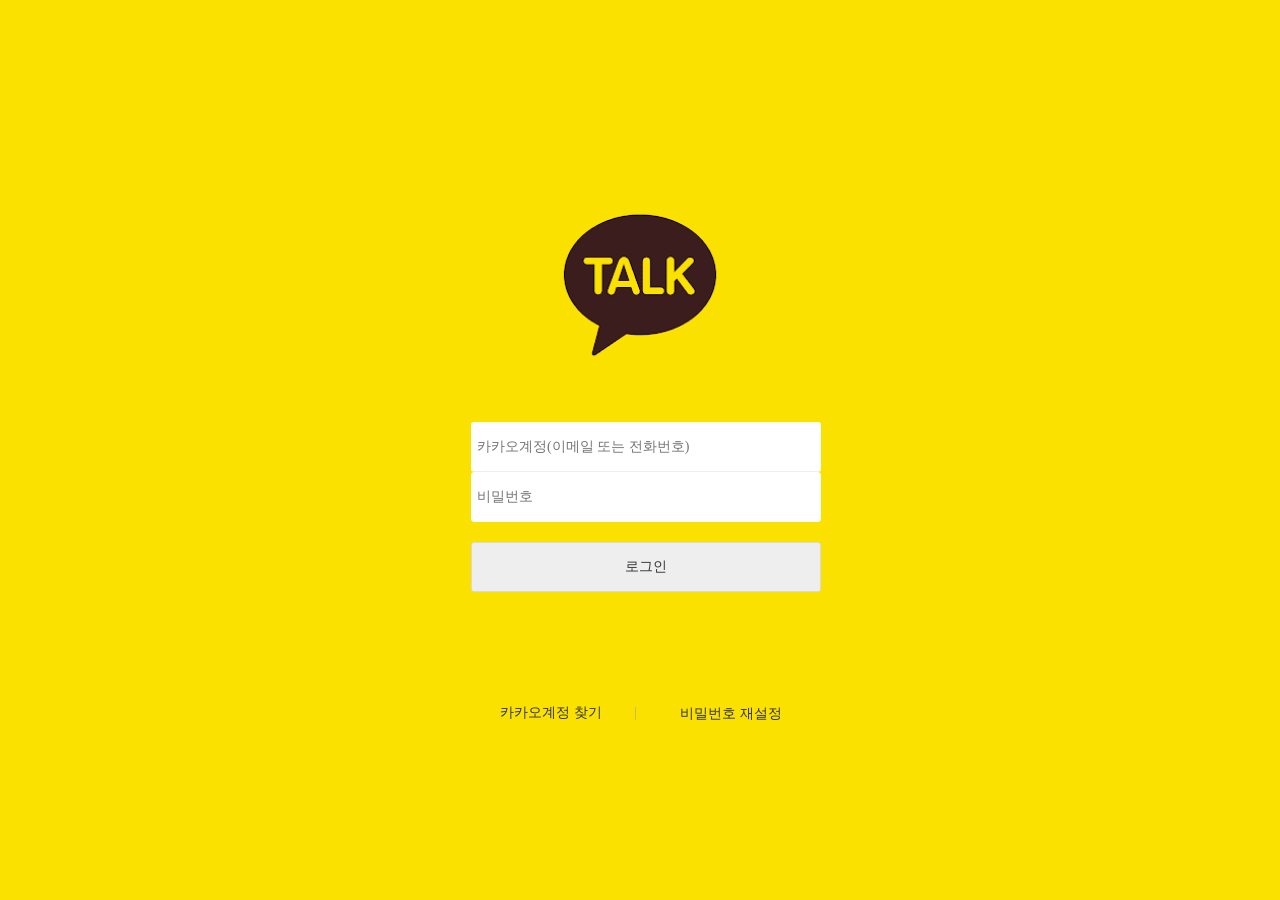
<file: KakaoSample/bin/index.html>
<!DOCTYPE html>
<html>
<head>
	<meta charset="utf-8">
	<meta http-equiv="X-UA-Compatible" content="IE=edge">
	<title>KakaoSample</title>
	<link rel="stylesheet" href="Framework/afc/style/afc.css"/>
	<link rel="stylesheet" href="Framework/afc/style/comp.css"/>
	<link rel="stylesheet" href="Framework/afc/style/basicStyle.css"/>
	<link rel="stylesheet" href="Framework/afc/style/jquery-ui.css"/>

	<link rel="stylesheet" href="Template/KakaoSampleApp_global.css"/>

	<script>
	//Electron 과 추가 라이브러리(예, jQuery 등) 와의 충돌 방지
	window.nodeRequire = window.require;
	delete window.require;
	delete window.exports;
    delete window.module;

var PROJECT_OPTION = 
{
    "build": {
        "bridgeName": "cordova",
        "frwLoadOption": "inTimeLoad",
        "subName": ""
    },
    "general": {
        "autoScale": false,
        "phoneDocWidth": 0,
        "tabletDocWidth": 0,
        "queryFormat": "qry",
        "scaleVal": 1,
        "userScalable": false,
        "responsiveTest": "",
        "tabletMinWidth": 500
    },
    "unitUrl": ""
};
    </script>

	<script defer src="Framework/afc/library/jquery-core.js"></script>
	<script defer src="Framework/afc/library/jquery-ui.js"></script>
	<script defer src="Framework/afc/library/jquery.ui.touch-punch.js"></script>
	<script defer src="Framework/afc/library/ARect.js"></script>
	<script defer src="Framework/afc/library/AUtil.js"></script>
	<script defer src="Framework/afc/library/afc.js"></script>
	<script defer src="Framework/afc/library/TabKeyController.js"></script>
	<script defer src="Framework/afc/library/PosUtil.js"></script>
	<script defer src="Framework/afc/component/AComponent.js"></script>
	<script defer src="Framework/afc/component/AView.js"></script>
	<script defer src="Framework/afc/component/ATabView.js"></script>
	<script defer src="Framework/afc/component/AWebView.js"></script>
	<script defer src="Framework/afc/component/AFloat.js"></script>
	<script defer src="Framework/afc/component/AToast.js"></script>
	<script defer src="Framework/afc/component/AIndicator.js"></script>
	<script defer src="Framework/afc/component/AContainer.js"></script>
	<script defer src="Framework/afc/component/AWindow.js"></script>
	<script defer src="Framework/afc/component/APage.js"></script>
	<script defer src="Framework/afc/component/ANavigator.js"></script>
	<script defer src="Framework/afc/component/AApplication.js"></script>
	<script defer src="Framework/afc/event/AEvent.js"></script>

	
	<script defer src="Library/ABuffer.js"></script>
	<script defer src="Library/QueryManager.js"></script>
	<script defer src="Library/AQuery.js"></script>
	<script defer src="Library/AQueryData.js"></script>
	<script defer src="Library/NetworkIO.js"></script>
	<script defer src="Library/HttpIO.js"></script>
	<script defer src="Library/WebQueryData.js"></script>
	<script defer src="Library/WebQueryManager.js"></script>
	<script defer src="Library/AppManager.js"></script>

	<script defer src="Source/KakaoSampleApp.js"></script>

</head>
<body class="_global_style_ global_resp">
</body>
</html>
</file>
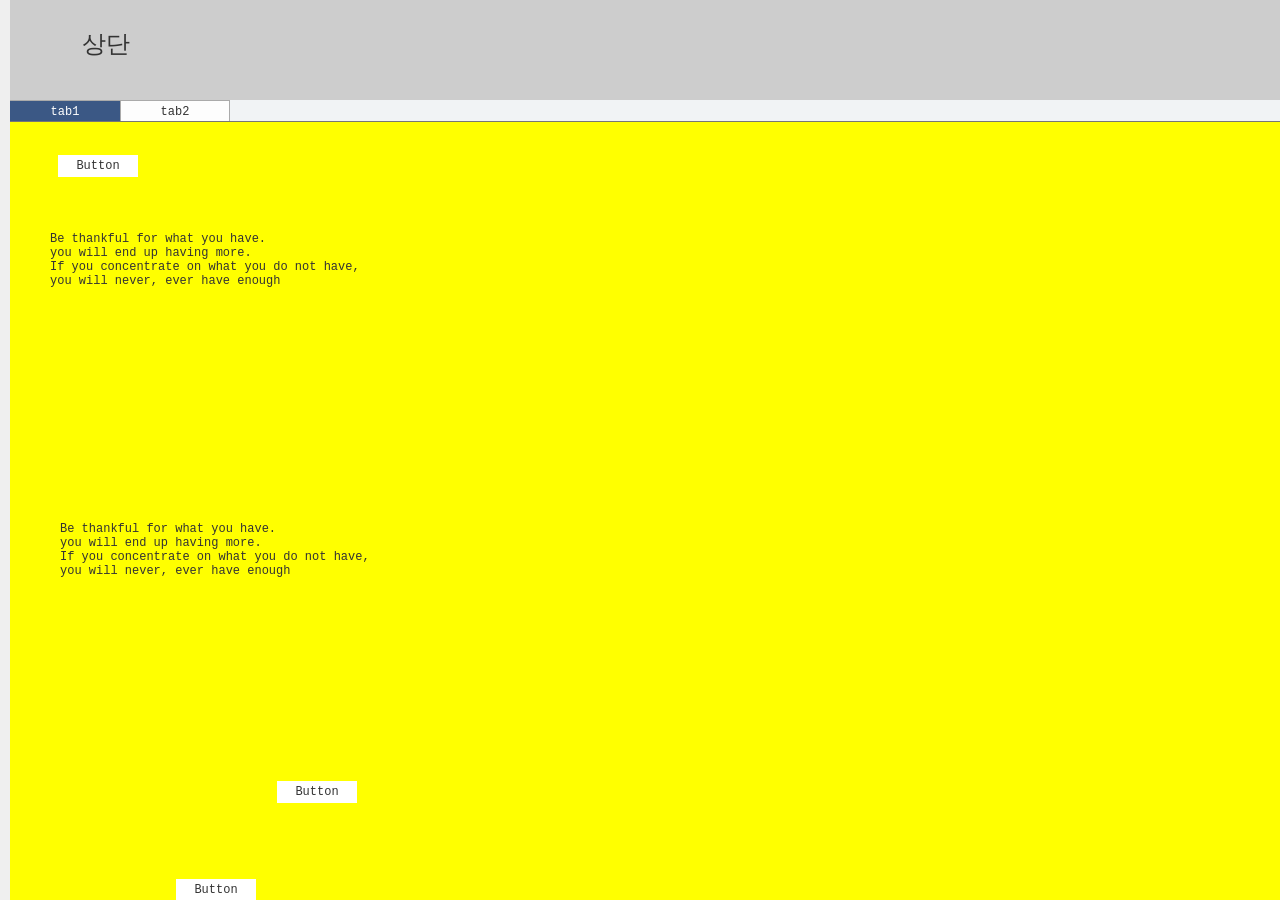
<file: AutoBottomPratice/pratice12/bin/index.html>
<!DOCTYPE html>
<html>
<head>
	<meta charset="utf-8">
	<meta http-equiv="X-UA-Compatible" content="IE=edge">
	<title>pratice12</title>
	<link rel="stylesheet" href="Framework/afc/style/afc.css"/>
	<link rel="stylesheet" href="Framework/afc/style/comp.css"/>
	<link rel="stylesheet" href="Framework/afc/style/basicStyle.css"/>
	<link rel="stylesheet" href="Framework/afc/style/jquery-ui.css"/>

	<link rel="stylesheet" href="Template/pratice12App_global.css"/>

	<script>
	//Electron 과 추가 라이브러리(예, jQuery 등) 와의 충돌 방지
	window.nodeRequire = window.require;
	delete window.require;
	delete window.exports;
    delete window.module;

var PROJECT_OPTION = 
{
    "build": {
        "bridgeName": "none",
        "frwLoadOption": "inTimeLoad"
    },
    "general": {
        "autoScale": false,
        "phoneDocWidth": 0,
        "tabletDocWidth": 0,
        "queryFormat": "qry",
        "scaleVal": 1,
        "userScalable": false,
        "tabletMinWidth": 500
    },
    "unitUrl": ""
};
    </script>

	<script defer src="Framework/afc/library/jquery-core.js"></script>
	<script defer src="Framework/afc/library/jquery-ui.js"></script>
	<script defer src="Framework/afc/library/jquery.ui.touch-punch.js"></script>
	<script defer src="Framework/afc/library/ARect.js"></script>
	<script defer src="Framework/afc/library/AUtil.js"></script>
	<script defer src="Framework/afc/library/afc.js"></script>
	<script defer src="Framework/afc/library/TabKeyController.js"></script>
	<script defer src="Framework/afc/library/PosUtil.js"></script>
	<script defer src="Framework/afc/component/AComponent.js"></script>
	<script defer src="Framework/afc/component/AView.js"></script>
	<script defer src="Framework/afc/component/AFloat.js"></script>
	<script defer src="Framework/afc/component/AContainer.js"></script>
	<script defer src="Framework/afc/component/AWindow.js"></script>
	<script defer src="Framework/afc/component/APage.js"></script>
	<script defer src="Framework/afc/component/AApplication.js"></script>
	<script defer src="Framework/afc/event/AEvent.js"></script>

	

	<script defer src="Source/pratice12App.js"></script>

</head>
<body class="_global_style_ global_resp">
</body>
</html>
</file>
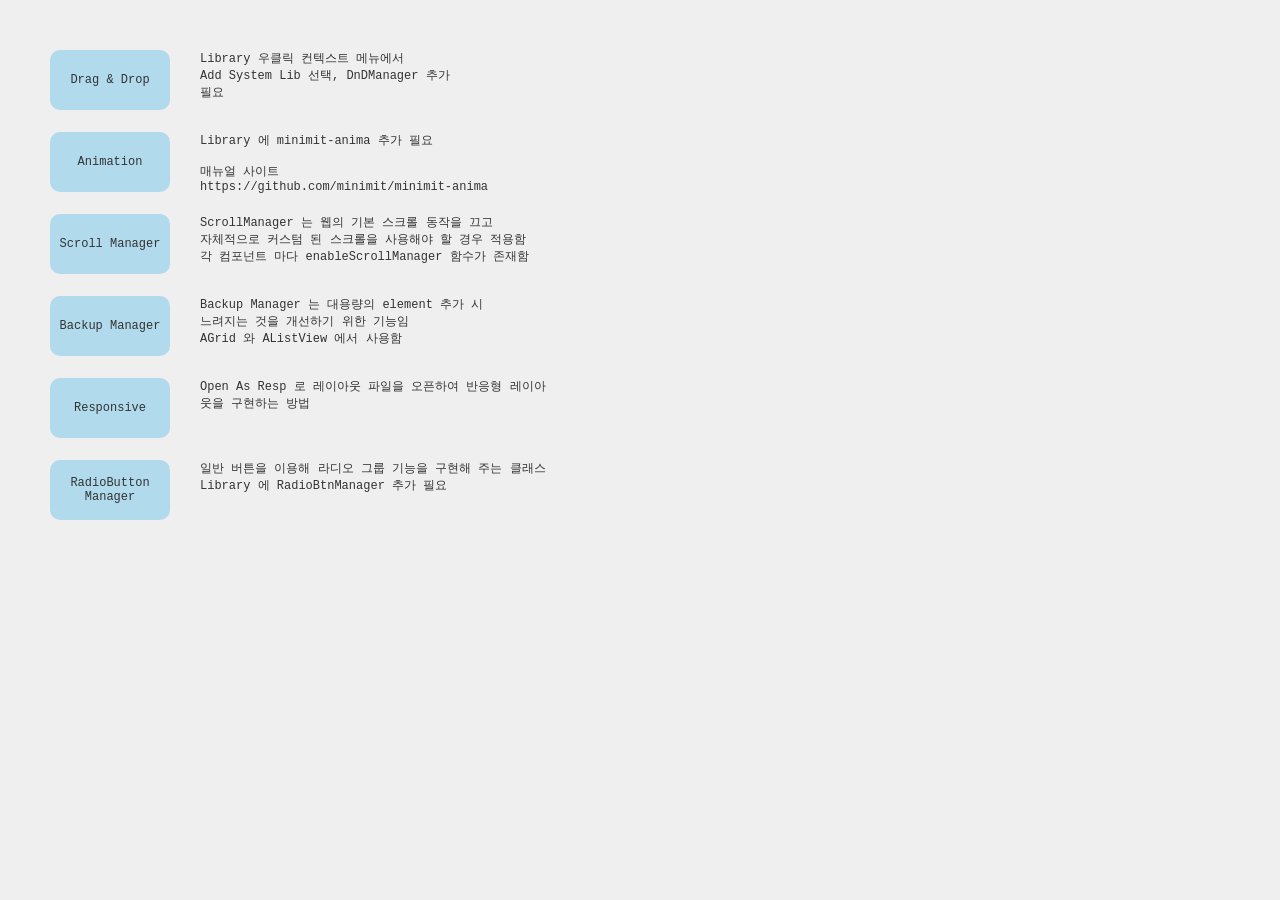
<file: ExpandedCompPratice/pratice13/bin/index.html>
<!DOCTYPE html>
<html>
<head>
	<meta charset="utf-8">
	<meta http-equiv="X-UA-Compatible" content="IE=edge">
	<title>pratice13</title>
	<link rel="stylesheet" href="Framework/afc/style/afc.css"/>
	<link rel="stylesheet" href="Framework/afc/style/comp.css"/>
	<link rel="stylesheet" href="Framework/afc/style/basicStyle.css"/>
	<link rel="stylesheet" href="Framework/afc/style/jquery-ui.css"/>

	<link rel="stylesheet" href="Template/pratice13App_global.css"/>

	<script>
	//Electron 과 추가 라이브러리(예, jQuery 등) 와의 충돌 방지
	window.nodeRequire = window.require;
	delete window.require;
	delete window.exports;
    delete window.module;

var PROJECT_OPTION = 
{
    "build": {
        "bridgeName": "none",
        "frwLoadOption": "inTimeLoad"
    },
    "general": {
        "autoScale": false,
        "phoneDocWidth": 0,
        "tabletDocWidth": 0,
        "queryFormat": "qry",
        "scaleVal": 1,
        "userScalable": false,
        "tabletMinWidth": 500
    },
    "unitUrl": ""
};
    </script>

	<script defer src="Framework/afc/library/jquery-core.js"></script>
	<script defer src="Framework/afc/library/jquery-ui.js"></script>
	<script defer src="Framework/afc/library/jquery.ui.touch-punch.js"></script>
	<script defer src="Framework/afc/library/ARect.js"></script>
	<script defer src="Framework/afc/library/AUtil.js"></script>
	<script defer src="Framework/afc/library/afc.js"></script>
	<script defer src="Framework/afc/library/BackupManager.js"></script>
	<script defer src="Framework/afc/library/TabKeyController.js"></script>
	<script defer src="Framework/afc/library/ScrollManager.js"></script>
	<script defer src="Framework/afc/library/DnDManager.js"></script>
	<script defer src="Framework/afc/library/PosUtil.js"></script>
	<script defer src="Framework/afc/component/AComponent.js"></script>
	<script defer src="Framework/afc/component/AView.js"></script>
	<script defer src="Framework/afc/component/AFloat.js"></script>
	<script defer src="Framework/afc/component/AContainer.js"></script>
	<script defer src="Framework/afc/component/AWindow.js"></script>
	<script defer src="Framework/afc/component/APage.js"></script>
	<script defer src="Framework/afc/component/ANavigator.js"></script>
	<script defer src="Framework/afc/component/AApplication.js"></script>
	<script defer src="Framework/afc/event/AEvent.js"></script>

	
	<script defer src="Library/minimit-anima.js"></script>
	<script defer src="Library/RadioBtnManager.js"></script>

	<script defer src="Source/pratice13App.js"></script>

</head>
<body class="_global_style_ global_resp">
</body>
</html>
</file>
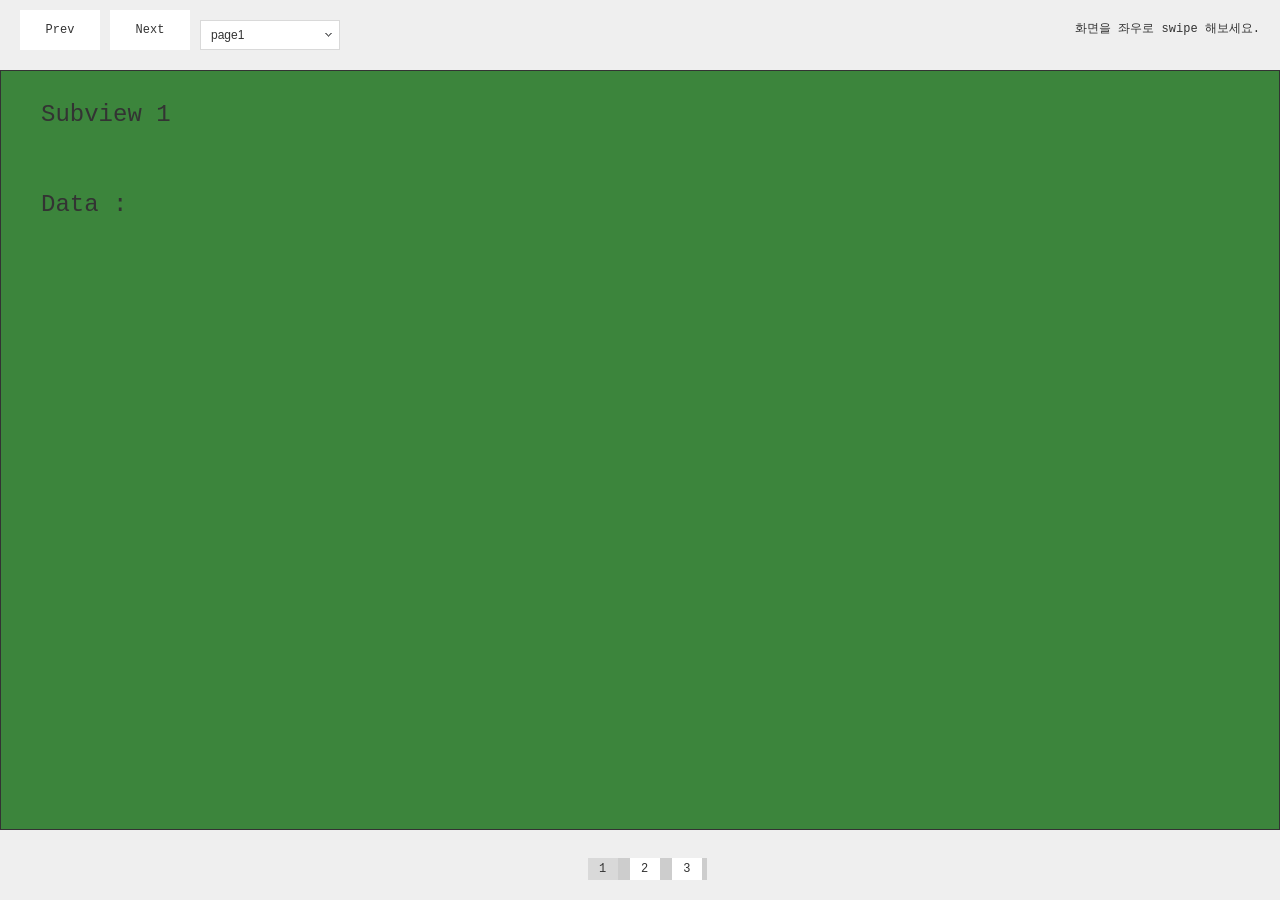
<file: SildeViewPratice/pratice14/bin/index.html>
<!DOCTYPE html>
<html>
<head>
	<meta charset="utf-8">
	<meta http-equiv="X-UA-Compatible" content="IE=edge">
	<title>pratice14</title>
	<link rel="stylesheet" href="Framework/afc/style/afc.css"/>
	<link rel="stylesheet" href="Framework/afc/style/comp.css"/>
	<link rel="stylesheet" href="Framework/afc/style/basicStyle.css"/>
	<link rel="stylesheet" href="Framework/afc/style/jquery-ui.css"/>

	<link rel="stylesheet" href="Template/pratice14App_global.css"/>

	<script>
	//Electron 과 추가 라이브러리(예, jQuery 등) 와의 충돌 방지
	window.nodeRequire = window.require;
	delete window.require;
	delete window.exports;
    delete window.module;

var PROJECT_OPTION = 
{
    "build": {
        "bridgeName": "none",
        "frwLoadOption": "inTimeLoad"
    },
    "general": {
        "autoScale": false,
        "phoneDocWidth": 0,
        "tabletDocWidth": 0,
        "queryFormat": "qry",
        "scaleVal": 1,
        "userScalable": false,
        "tabletMinWidth": 500
    },
    "unitUrl": ""
};
    </script>

	<script defer src="Framework/afc/library/jquery-core.js"></script>
	<script defer src="Framework/afc/library/jquery-ui.js"></script>
	<script defer src="Framework/afc/library/jquery.ui.touch-punch.js"></script>
	<script defer src="Framework/afc/library/ARect.js"></script>
	<script defer src="Framework/afc/library/AUtil.js"></script>
	<script defer src="Framework/afc/library/afc.js"></script>
	<script defer src="Framework/afc/library/TabKeyController.js"></script>
	<script defer src="Framework/afc/library/PosUtil.js"></script>
	<script defer src="Framework/afc/component/AComponent.js"></script>
	<script defer src="Framework/afc/component/AView.js"></script>
	<script defer src="Framework/afc/component/AFloat.js"></script>
	<script defer src="Framework/afc/component/AContainer.js"></script>
	<script defer src="Framework/afc/component/AWindow.js"></script>
	<script defer src="Framework/afc/component/APage.js"></script>
	<script defer src="Framework/afc/component/AApplication.js"></script>
	<script defer src="Framework/afc/event/AEvent.js"></script>

	

	<script defer src="Source/pratice14App.js"></script>

</head>
<body class="_global_style_ global_resp">
</body>
</html>
</file>
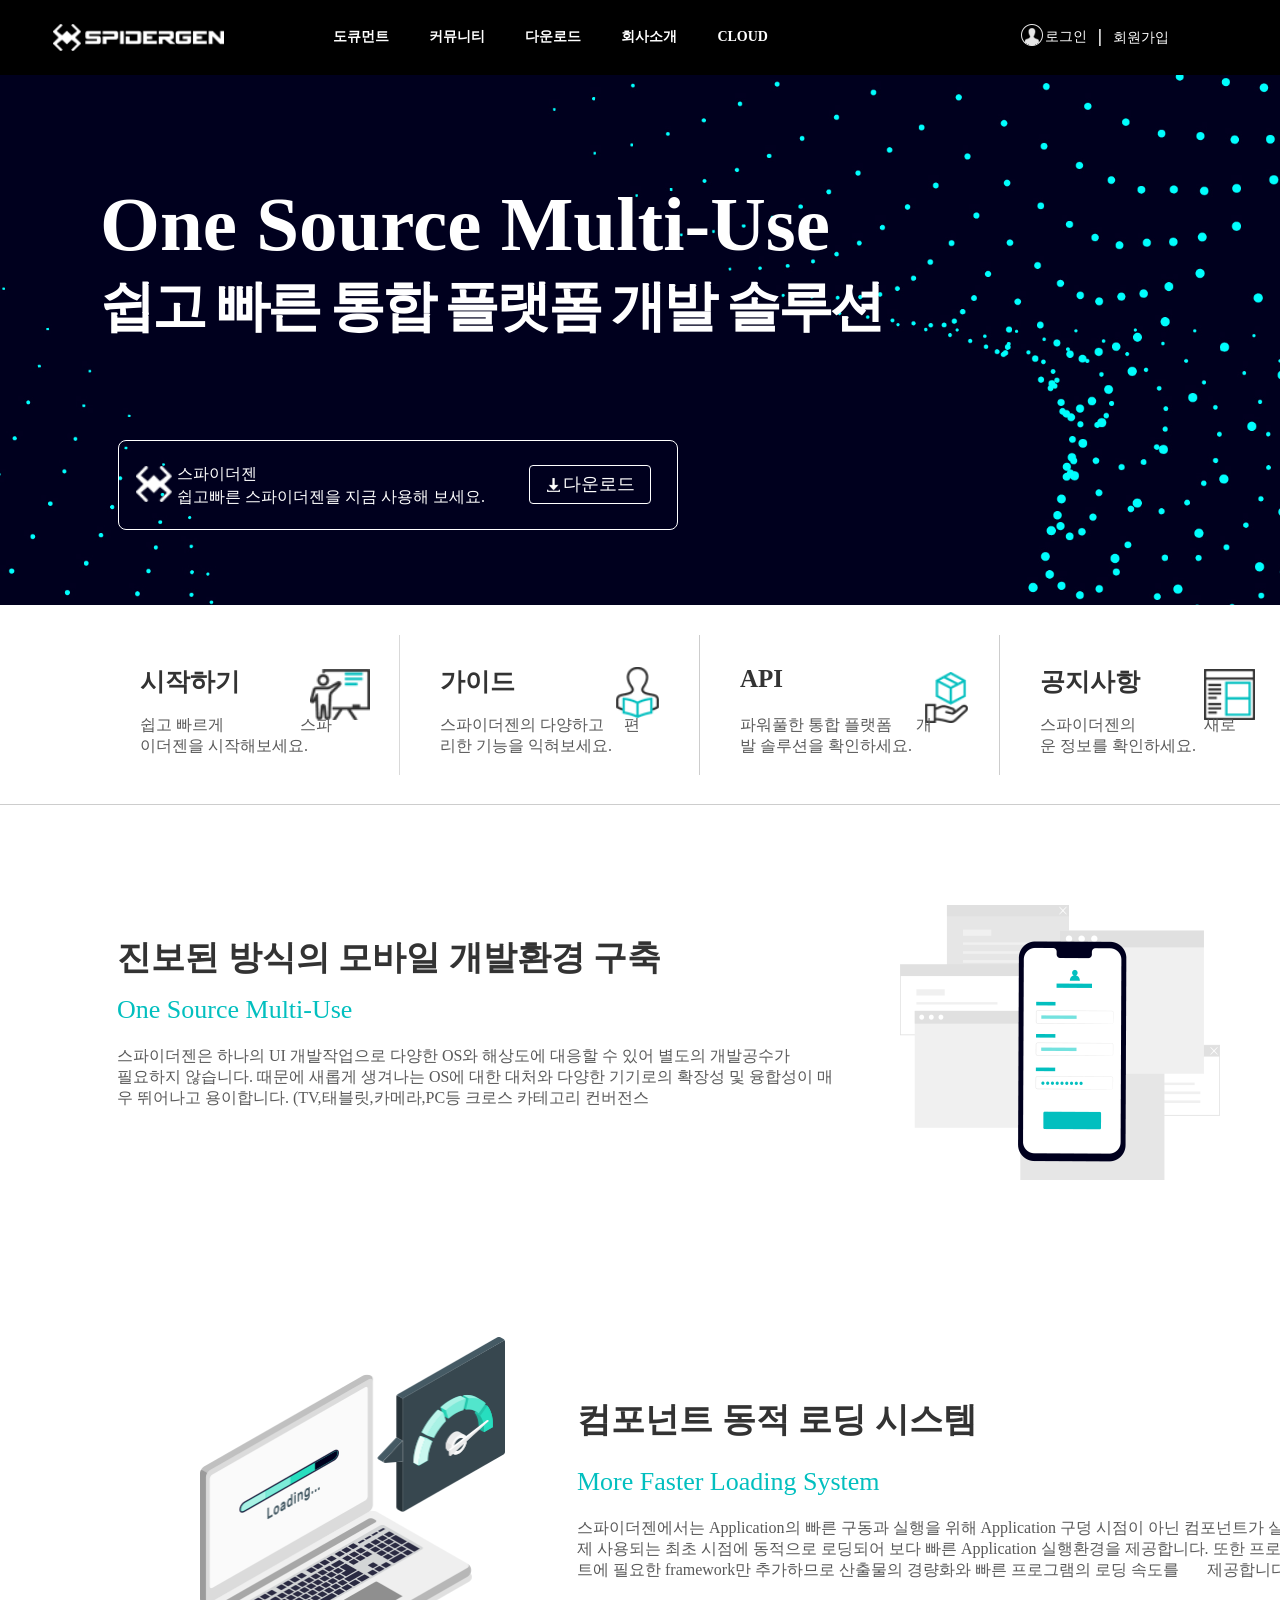
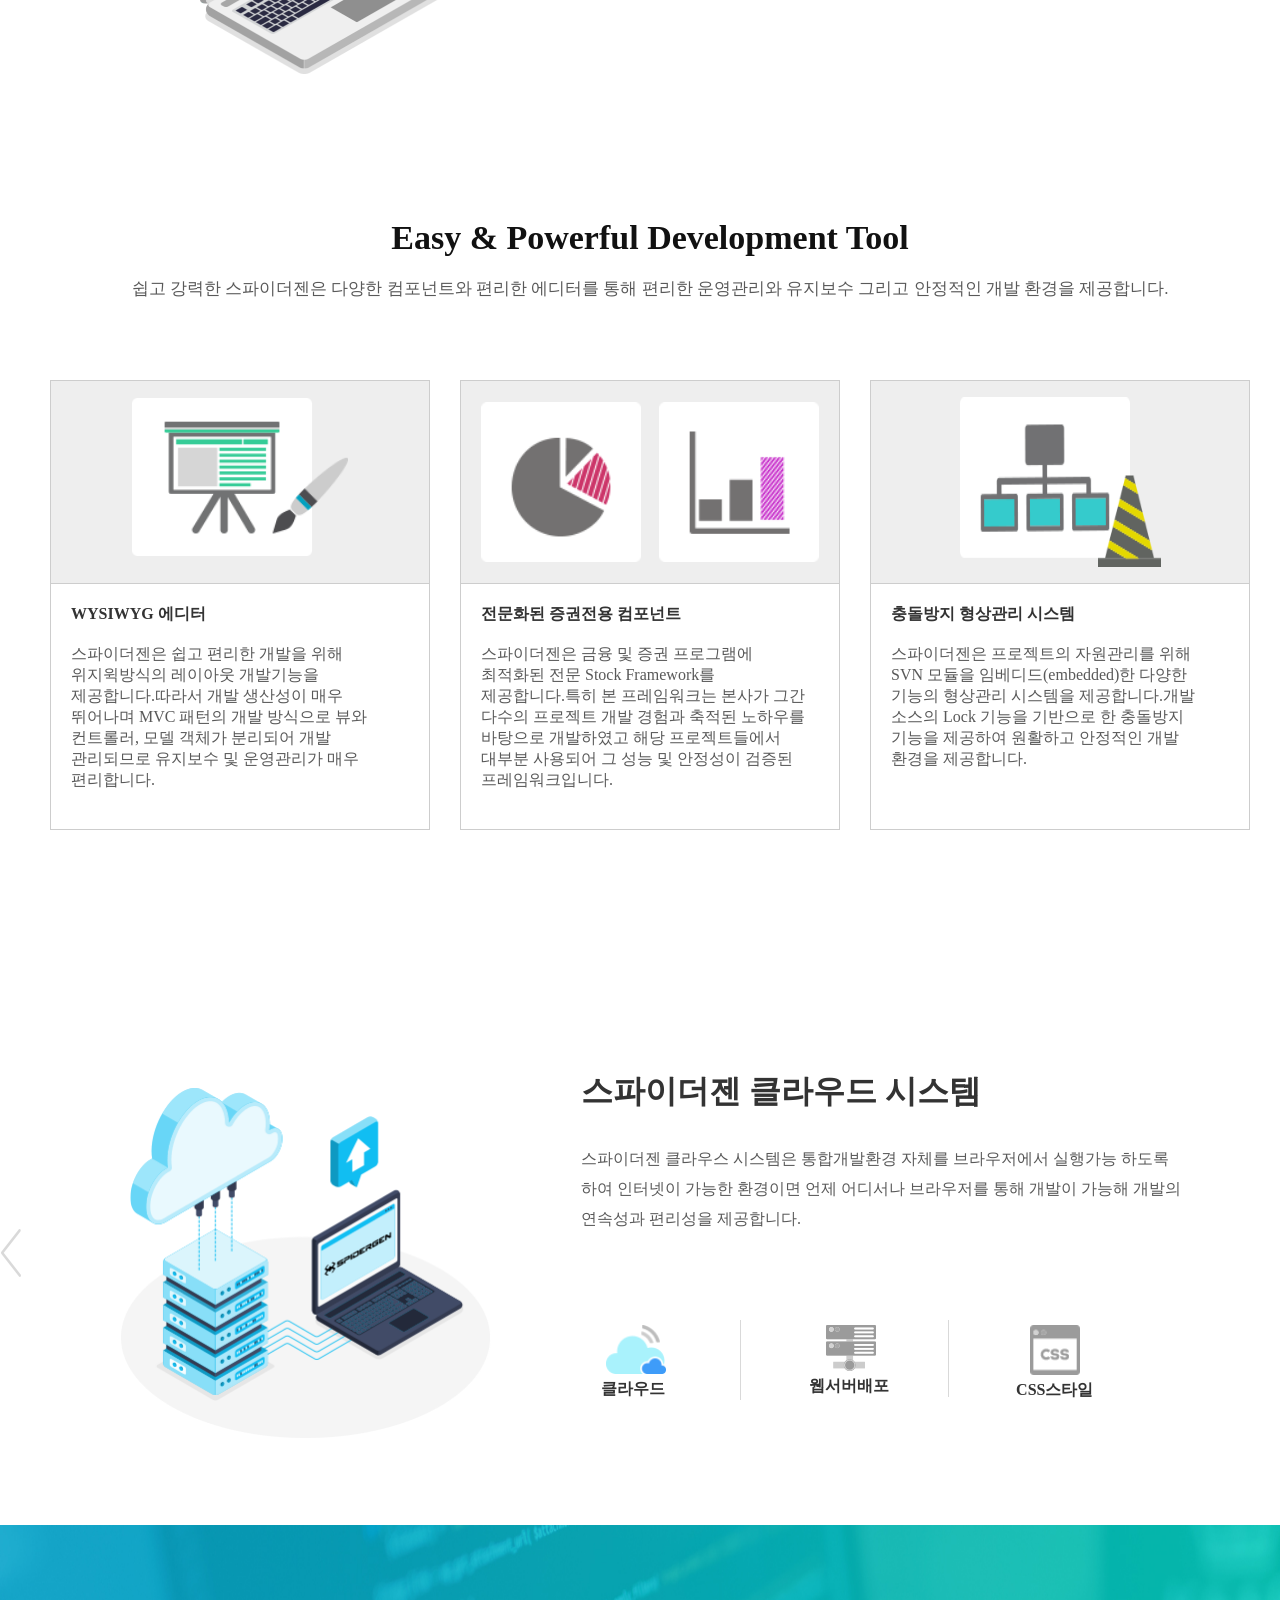
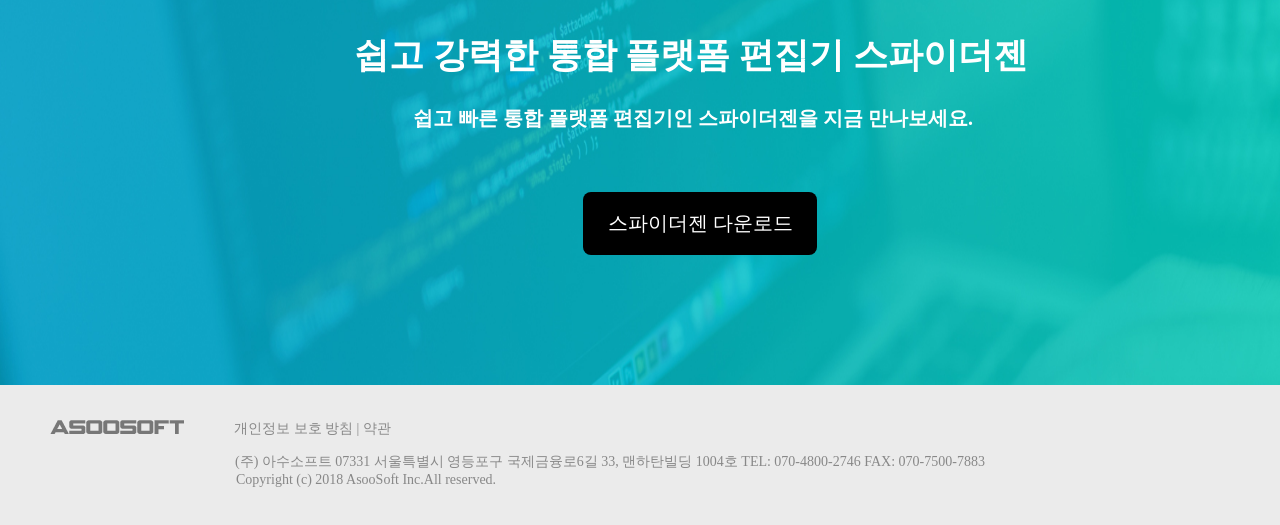
<file: spiderGenPage/homepage/bin/index.html>
<!DOCTYPE html>
<html>
<head>
	<meta charset="utf-8">
	<meta http-equiv="X-UA-Compatible" content="IE=edge">
	<title>homepage</title>
	<link rel="stylesheet" href="Framework/afc/style/afc.css"/>
	<link rel="stylesheet" href="Framework/afc/style/comp.css"/>
	<link rel="stylesheet" href="Framework/afc/style/basicStyle.css"/>
	<link rel="stylesheet" href="Framework/afc/style/jquery-ui.css"/>

	<link rel="stylesheet" href="Template/homepageApp_global.css"/>

	<script>
	//Electron 과 추가 라이브러리(예, jQuery 등) 와의 충돌 방지
	window.nodeRequire = window.require;
	delete window.require;
	delete window.exports;
    delete window.module;

var PROJECT_OPTION = 
{
    "build": {
        "bridgeName": "none",
        "frwLoadOption": "inTimeLoad"
    },
    "general": {
        "autoScale": false,
        "phoneDocWidth": 0,
        "tabletDocWidth": 0,
        "queryFormat": "qry",
        "scaleVal": 1,
        "userScalable": false,
        "tabletMinWidth": 500
    },
    "unitUrl": ""
};
    </script>

	<script defer src="Framework/afc/library/jquery-core.js"></script>
	<script defer src="Framework/afc/library/jquery-ui.js"></script>
	<script defer src="Framework/afc/library/jquery.ui.touch-punch.js"></script>
	<script defer src="Framework/afc/library/ARect.js"></script>
	<script defer src="Framework/afc/library/AUtil.js"></script>
	<script defer src="Framework/afc/library/afc.js"></script>
	<script defer src="Framework/afc/library/TabKeyController.js"></script>
	<script defer src="Framework/afc/library/PosUtil.js"></script>
	<script defer src="Framework/afc/component/AComponent.js"></script>
	<script defer src="Framework/afc/component/AView.js"></script>
	<script defer src="Framework/afc/component/AFloat.js"></script>
	<script defer src="Framework/afc/component/AContainer.js"></script>
	<script defer src="Framework/afc/component/AWindow.js"></script>
	<script defer src="Framework/afc/component/APage.js"></script>
	<script defer src="Framework/afc/component/AApplication.js"></script>
	<script defer src="Framework/afc/component/ASlideView.js"></script>
	<script defer src="Framework/afc/event/AEvent.js"></script>

	

	<script defer src="Source/homepageApp.js"></script>

</head>
<body class="_global_style_ global_resp">
</body>
</html>
</file>
<file: KakaoSample/bin/Framework/afc/style/afc.css>
body
{
	margin: 0px;
	padding: 0px;
	/*-webkit-user-select: none;*/
	-webkit-touch-callout: none;
	-webkit-tap-highlight-color:rgba(0,0,0,0);
   	-webkit-focus-ring-color:rgba(0, 0, 0, 0);
	
	/*background:transparent !important;*/
	/*overflow: auto;*/
}

span, button
{
	-webkit-touch-callout: none;
	/*-webkit-user-select: none;*/
	/*-webkit-tap-highlight-color:rgba(0,0,0,0);*/
   	/*-webkit-focus-ring-color:rgba(0, 0, 0, 0);*/
	-webkit-focus-ring-color: transparent;
	-webkit-tap-highlight-color: transparent;
}

button
{
	font-size: inherit;
	font-family: inherit;
}

input, textarea
{
	-webkit-user-modify: read-write-plaintext-only;
	-webkit-tap-highlight-color: transparent;
	font-size: inherit;
	font-family: inherit;
}


input[type="checkbox"]
{
    cursor: default;
}

input[type="radio"]
{
    cursor: default;
}


/*
*:focus
{
	outline: none;
}
*/

/*
#page_navigator, #page_navigator button 
{
	font-size: 14px;
}
*/



/*------------------------------------------------------*/
.slide-in-left
{
	position: absolute;
	animation: slideLeftIn 300ms;
	animation-fill-mode:both;
	-webkit-animation: slideLeftIn 300ms;
	-webkit-animation-fill-mode:both;
}
.slide-out-left
{
	position: absolute;
	animation: slideLeftOut 300ms;
	animation-fill-mode:both;
	-webkit-animation: slideLeftOut 300ms;
	-webkit-animation-fill-mode:both;
}

.slide-in-right
{
	position: absolute;
	animation: slideRightIn 300ms;
	animation-fill-mode:both;
	-webkit-animation: slideRightIn 300ms;
	-webkit-animation-fill-mode:both;
}
.slide-out-right
{
	position: absolute;
	animation: slideRightOut 300ms;
	animation-fill-mode:both;
	-webkit-animation: slideRightOut 300ms;
	-webkit-animation-fill-mode:both;
}
/*--------------------------------------------------*/

.slide-in-up
{
	-webkit-animation: slideUpIn 0.001s;
	-webkit-animation-fill-mode:both;
}
.slide-out-up
{
	-webkit-animation: slideUpOut 0.001s;
	-webkit-animation-fill-mode:both;
}

.left-menu-in
{
    -webkit-animation: leftMenuIn 0.5s ease;
    -webkit-animation-fill-mode:both;
}

.left-menu-out
{
    -webkit-animation: leftMenuOut 0.5s 1 ease;
    -webkit-animation-fill-mode:both;
}

.right-recent-in
{
    -webkit-animation: rightRecentIn 0.5s 1 ease;
    -webkit-animation-fill-mode:both;
}

.show-toast
{
    -webkit-animation: showToast 2s;
    -webkit-animation-fill-mode:both;
}


.show-toast1
{
    -webkit-animation: showToast 1s;
    -webkit-animation-fill-mode:both;
}
.show-toast2
{
    -webkit-animation: showToast 2s;
    -webkit-animation-fill-mode:both;
}
.show-toast3
{
    -webkit-animation: showToast 3s;
    -webkit-animation-fill-mode:both;
}
.show-toast4
{
    -webkit-animation: showToast 4s;
    -webkit-animation-fill-mode:both;
}
.show-toast5
{
    -webkit-animation: showToast 5s;
    -webkit-animation-fill-mode:both;
}
.show-toast6
{
    -webkit-animation: showToast 6s;
    -webkit-animation-fill-mode:both;
}

.rotate_img_turn
{
    -webkit-animation: roateImg_turn 0.5s;
	 -webkit-animation-fill-mode:both;
}

.rotate_img_return
{
    -webkit-animation: roateImg_return 0.5s;
    -webkit-animation-fill-mode:both;
}

.slide-out-right-img
{
	-webkit-animation: slideRightOutImg 2s;
	-webkit-animation-fill-mode:both;
}

.slide-in-right-img
{
	-webkit-animation: slideRightInImg 2s;
	-webkit-animation-fill-mode:both;
}

.anim0
{
    -webkit-animation: animF0 2s;
    -webkit-animation-fill-mode:both;
}

@-webkit-keyframes animF0
{
	from { 
			-webkit-transform: translateX(-100%);
			opacity: 0.0;
		 }
	to   { 
			-webkit-transform: translateX(0%);
			opacity: 1.0;
	     }
}

@-webkit-keyframes slideRightOutImg
{
	from { 
			-webkit-transform: translateX(100%);
			opacity: 0.0;
		 }
	to   { 
			-webkit-transform: translateX(0%);
			opacity: 1.0;
	     }
}

@-webkit-keyframes slideRightInImg
{
	from { 
			-webkit-transform: translateX(0%);
			opacity: 1.0;
		 }
	to   { 
			-webkit-transform: translateX(100%);
			opacity: 0.0;
	     }
}


/*animation key frames*/

@-webkit-keyframes roateImg_turn
{
	from { -webkit-transform: rotate(0deg); }
	to { -webkit-transform: rotate(90deg); }
}

@-webkit-keyframes roateImg_return
{
    from { -webkit-transform: rotate(90deg); }
	to { -webkit-transform: rotate(0deg); }
}

/*------------------------------------------------------*/
@-webkit-keyframes slideLeftIn
{
	from { -webkit-transform: translateX(100%); }
	to { -webkit-transform: translateX(0%); }
}
@-webkit-keyframes slideLeftOut
{
	from { -webkit-transform: translateX(0%); }
	to { -webkit-transform: translateX(-100%); }
}

@-webkit-keyframes slideRightIn
{
	from { -webkit-transform: translateX(-100%); }
	to { -webkit-transform: translateX(0%); }
}

@-webkit-keyframes slideRightOut
{
	from { -webkit-transform: translateX(0%); }
	to { -webkit-transform: translateX(100%); }
}

@keyframes slideLeftIn
{
	from {transform: translateX(100%); }
	to { transform: translateX(0%); }
}
@keyframes slideLeftOut
{
	from { transform: translateX(0%); }
	to { transform: translateX(-100%); }
}

@keyframes slideRightIn
{
	from { transform: translateX(-100%); }
	to { transform: translateX(0%); }
}

@keyframes slideRightOut
{
	from { transform: translateX(0%); }
	to { transform: translateX(100%); }
}

/*------------------------------------------------------*/

@-webkit-keyframes slideUpIn
{
	from { -webkit-transform: translateY(0%); z-index: 2; }
	to { -webkit-transform: translateY(-104%); }
	
	/*from { top: 40px; z-index: 2; }*/
	/*to { top: 0px; }*/
}
@-webkit-keyframes slideUpOut
{
	
	from { -webkit-transform: translateY(-104%); z-index: 1; }
	to { -webkit-transform: translateY(-204%); }
	
	/*from { top: 0px; z-index: 1; }*/
	/*to { top: -40px; }*/
}

@-webkit-keyframes leftMenuIn{
    0%{
        -webkit-transform: translate(-95%);
		opacity: 0.0;
    }
    100%{
        -webkit-transform: translate(0%);
        opacity: 1.0;
    }
}

@-webkit-keyframes leftMenuOut{
    0%{
        -webkit-transform: translate(0%);
		opacity: 1.0;
    }
    100%{
        -webkit-transform: translate(-95%);
        opacity: 0.0;
    }
}

@-webkit-keyframes rightRecentIn{
    0%{
        -webkit-transform: translate(200px);
		opacity: 0.0;
    }
    100%{
        -webkit-transform: translate(0px);
        opacity: 1.0;
    }
}

@-webkit-keyframes showToast{
      0%{ opacity: 0.0; }
     25%{ opacity: 1.0; }
     75%{ opacity: 1.0; }
    100%{ opacity: 0.0; }
}

/*
.ellipsis 
{
    overflow: hidden;
    white-space: nowrap;
    text-overflow: ellipsis;
}

.multi-ellipsis
*/ 
.ellipsis
{
    overflow: hidden;
    text-overflow: ellipsis;
    display: -webkit-box;
   	/*-webkit-line-clamp: 1; */
   	-webkit-box-orient: vertical;
   	word-wrap: break-word;
}

/* indicator css */

.loader-wrap
{
	position: absolute;
    width : 100%;
	height : 100%;
	display: -webkit-flex;
	display: -ms-inline-flex;
	display: inline-flex;
	-webkit-align-items:center;
	-ms-align-items:center;
	align-items:center;
	background : transparent;
	z-index : 2147483647;
}

.loader {
	margin: auto;
	text-indent: -9999em;
	border-top: 3px solid rgba(166, 166, 166, 0.2);
	border-right: 3px solid rgba(166, 166, 166, 0.2);
	border-bottom: 3px solid rgba(166, 166, 166, 0.2);
	border-left: 3px solid blue;
	-webkit-transform: translateZ(0);
	-ms-transform: translateZ(0);
	transform: translateZ(0);
	-webkit-animation: load8 1.1s infinite linear;
	animation: load8 1.1s infinite linear;
	position: absolute;
	left: 50%;
	top: 50%;
	margin-left: -13px;
	margin-top: -13px;
}
.loader,
.loader:after {
	border-radius: 50%;
	width: 20px;
	height: 20px;
}
@-webkit-keyframes load8 {
  0% {
    -webkit-transform: rotate(0deg);
    transform: rotate(0deg);
  }
  100% {
    -webkit-transform: rotate(360deg);
    transform: rotate(360deg);
  }
}
@keyframes load8 {
  0% {
    -webkit-transform: rotate(0deg);
    transform: rotate(0deg);
  }
  100% {
    -webkit-transform: rotate(360deg);
    transform: rotate(360deg);
  }
}


/* indicator css2 */
.loadspin-box {
 position: absolute;
 margin: auto;
 left: 0;
 top: 0;
 bottom: 0;
 right: 0;
 width: 15px;
 height: 15px;
 border-radius: 100%;
 box-shadow: 15px 15px rgb(79,77,73), -15px 15px rgb(223,223,223), -15px -15px rgb(79,77,73), 15px -15px rgb(223,223,223);
  -webkit-box-shadow: 15px 15px rgb(79,77,73), -15px 15px rgb(223,223,223), -15px -15px rgb(79,77,73), 15px -15px rgb(223,223,223);
 animation: loadspin ease infinite 4.6s;
  -webkit-animation: loadspin ease infinite 4.6s;
}

 

@keyframes loadspin {
 0%,
 100% {
  box-shadow: 15px 15px rgb(79,77,73), -15px 15px rgb(223,223,223), -15px -15px rgb(79,77,73), 15px -15px rgb(223,223,223);
 }
 25% {
  box-shadow: -15px 15px rgb(223,223,223), -15px -15px rgb(79,77,73), 15px -15px rgb(223,223,223), 15px 15px rgb(79,77,73);
 }
 50% {
  box-shadow: -15px -15px rgb(79,77,73), 15px -15px rgb(223,223,223), 15px 15px rgb(79,77,73), -15px 15px rgb(223,223,223);
 }
 75% {
  box-shadow: 15px -15px #dfdfdf, 15px 15px #4f4d49, -15px 15px #dfdfdf, -15px -15px #4f4d49;
 }
}

@-webkit-keyframes loadspin {
 0%,
 100% {
  box-shadow: 15px 15px rgb(79,77,73), -15px 15px rgb(223,223,223), -15px -15px rgb(79,77,73), 15px -15px rgb(223,223,223);
 }
 25% {
  box-shadow: -15px 15px rgb(223,223,223), -15px -15px rgb(79,77,73), 15px -15px rgb(223,223,223), 15px 15px rgb(79,77,73);
 }
 50% {
  box-shadow: -15px -15px rgb(79,77,73), 15px -15px rgb(223,223,223), 15px 15px rgb(79,77,73), -15px 15px rgb(223,223,223);
 }
 75% {
  box-shadow: 15px -15px #dfdfdf, 15px 15px #4f4d49, -15px 15px #dfdfdf, -15px -15px #4f4d49;
 }
}


/* common style */

.sys_border_cyan
{
	border: 1px solid cyan;
}

.sys_box_shadow
{
	box-shadow: 0 -4px 8px 0 rgba(0,0,0,0.2), 0 8px 20px 0 rgba(0, 0, 0, 0.19);
}

/* RefreshIndicator */
@keyframes pull-to-refresh-material-rotate {
	100% {
		transform: rotate(360deg);
	}
}

@keyframes pull-to-refresh-material-dash {
	0% {
		stroke-dasharray: 1, 200;
		stroke-dashoffset: 0;
	}
	50% {
		stroke-dasharray: 89, 200;
		stroke-dashoffset: -35px;
	}
	100% {
		stroke-dasharray: 89, 200;
		stroke-dashoffset: -124px;
	}
}

.loader_type2 {
	margin: auto;
	font-size: 25px;
	width: 1em;
	height: 1em;
	border-radius: 50%;
	position: absolute;
	-webkit-animation: load5 1.1s infinite ease;
	animation: load5 1.1s infinite ease;
	-webkit-transform: translateZ(0) scale(0.5);
	-ms-transform: translateZ(0) scale(0.5);
	transform: translateZ(0) scale(0.5);
	left: 0;
	top: 0;
	bottom: 0;
	right: 0;
  }
  @-webkit-keyframes load5 {
	0%,
	100% {
	  box-shadow: 0em -2.6em 0em 0em #464646, 1.8em -1.8em 0 0em rgba(70,70,70, 0.2), 2.5em 0em 0 0em rgba(70,70,70, 0.2), 1.75em 1.75em 0 0em rgba(70,70,70, 0.2), 0em 2.5em 0 0em rgba(70,70,70, 0.2), -1.8em 1.8em 0 0em rgba(70,70,70, 0.2), -2.6em 0em 0 0em rgba(70,70,70, 0.5), -1.8em -1.8em 0 0em rgba(70,70,70, 0.7);
	}
	12.5% {
	  box-shadow: 0em -2.6em 0em 0em rgba(70,70,70, 0.7), 1.8em -1.8em 0 0em #464646, 2.5em 0em 0 0em rgba(70,70,70, 0.2), 1.75em 1.75em 0 0em rgba(70,70,70, 0.2), 0em 2.5em 0 0em rgba(70,70,70, 0.2), -1.8em 1.8em 0 0em rgba(70,70,70, 0.2), -2.6em 0em 0 0em rgba(70,70,70, 0.2), -1.8em -1.8em 0 0em rgba(70,70,70, 0.5);
	}
	25% {
	  box-shadow: 0em -2.6em 0em 0em rgba(70,70,70, 0.5), 1.8em -1.8em 0 0em rgba(70,70,70, 0.7), 2.5em 0em 0 0em #464646, 1.75em 1.75em 0 0em rgba(70,70,70, 0.2), 0em 2.5em 0 0em rgba(70,70,70, 0.2), -1.8em 1.8em 0 0em rgba(70,70,70, 0.2), -2.6em 0em 0 0em rgba(70,70,70, 0.2), -1.8em -1.8em 0 0em rgba(70,70,70, 0.2);
	}
	37.5% {
	  box-shadow: 0em -2.6em 0em 0em rgba(70,70,70, 0.2), 1.8em -1.8em 0 0em rgba(70,70,70, 0.5), 2.5em 0em 0 0em rgba(70,70,70, 0.7), 1.75em 1.75em 0 0em #464646, 0em 2.5em 0 0em rgba(70,70,70, 0.2), -1.8em 1.8em 0 0em rgba(70,70,70, 0.2), -2.6em 0em 0 0em rgba(70,70,70, 0.2), -1.8em -1.8em 0 0em rgba(70,70,70, 0.2);
	}
	50% {
	  box-shadow: 0em -2.6em 0em 0em rgba(70,70,70, 0.2), 1.8em -1.8em 0 0em rgba(70,70,70, 0.2), 2.5em 0em 0 0em rgba(70,70,70, 0.5), 1.75em 1.75em 0 0em rgba(70,70,70, 0.7), 0em 2.5em 0 0em #464646, -1.8em 1.8em 0 0em rgba(70,70,70, 0.2), -2.6em 0em 0 0em rgba(70,70,70, 0.2), -1.8em -1.8em 0 0em rgba(70,70,70, 0.2);
	}
	62.5% {
	  box-shadow: 0em -2.6em 0em 0em rgba(70,70,70, 0.2), 1.8em -1.8em 0 0em rgba(70,70,70, 0.2), 2.5em 0em 0 0em rgba(70,70,70, 0.2), 1.75em 1.75em 0 0em rgba(70,70,70, 0.5), 0em 2.5em 0 0em rgba(70,70,70, 0.7), -1.8em 1.8em 0 0em #464646, -2.6em 0em 0 0em rgba(70,70,70, 0.2), -1.8em -1.8em 0 0em rgba(70,70,70, 0.2);
	}
	75% {
	  box-shadow: 0em -2.6em 0em 0em rgba(70,70,70, 0.2), 1.8em -1.8em 0 0em rgba(70,70,70, 0.2), 2.5em 0em 0 0em rgba(70,70,70, 0.2), 1.75em 1.75em 0 0em rgba(70,70,70, 0.2), 0em 2.5em 0 0em rgba(70,70,70, 0.5), -1.8em 1.8em 0 0em rgba(70,70,70, 0.7), -2.6em 0em 0 0em #464646, -1.8em -1.8em 0 0em rgba(70,70,70, 0.2);
	}
	87.5% {
	  box-shadow: 0em -2.6em 0em 0em rgba(70,70,70, 0.2), 1.8em -1.8em 0 0em rgba(70,70,70, 0.2), 2.5em 0em 0 0em rgba(70,70,70, 0.2), 1.75em 1.75em 0 0em rgba(70,70,70, 0.2), 0em 2.5em 0 0em rgba(70,70,70, 0.2), -1.8em 1.8em 0 0em rgba(70,70,70, 0.5), -2.6em 0em 0 0em rgba(70,70,70, 0.7), -1.8em -1.8em 0 0em #464646;
	}
  }
  @keyframes load5 {
	0%,
	100% {
	  box-shadow: 0em -2.6em 0em 0em #464646, 1.8em -1.8em 0 0em rgba(70,70,70, 0.2), 2.5em 0em 0 0em rgba(70,70,70, 0.2), 1.75em 1.75em 0 0em rgba(70,70,70, 0.2), 0em 2.5em 0 0em rgba(70,70,70, 0.2), -1.8em 1.8em 0 0em rgba(70,70,70, 0.2), -2.6em 0em 0 0em rgba(70,70,70, 0.5), -1.8em -1.8em 0 0em rgba(70,70,70, 0.7);
	}
	12.5% {
	  box-shadow: 0em -2.6em 0em 0em rgba(70,70,70, 0.7), 1.8em -1.8em 0 0em #464646, 2.5em 0em 0 0em rgba(70,70,70, 0.2), 1.75em 1.75em 0 0em rgba(70,70,70, 0.2), 0em 2.5em 0 0em rgba(70,70,70, 0.2), -1.8em 1.8em 0 0em rgba(70,70,70, 0.2), -2.6em 0em 0 0em rgba(70,70,70, 0.2), -1.8em -1.8em 0 0em rgba(70,70,70, 0.5);
	}
	25% {
	  box-shadow: 0em -2.6em 0em 0em rgba(70,70,70, 0.5), 1.8em -1.8em 0 0em rgba(70,70,70, 0.7), 2.5em 0em 0 0em #464646, 1.75em 1.75em 0 0em rgba(70,70,70, 0.2), 0em 2.5em 0 0em rgba(70,70,70, 0.2), -1.8em 1.8em 0 0em rgba(70,70,70, 0.2), -2.6em 0em 0 0em rgba(70,70,70, 0.2), -1.8em -1.8em 0 0em rgba(70,70,70, 0.2);
	}
	37.5% {
	  box-shadow: 0em -2.6em 0em 0em rgba(70,70,70, 0.2), 1.8em -1.8em 0 0em rgba(70,70,70, 0.5), 2.5em 0em 0 0em rgba(70,70,70, 0.7), 1.75em 1.75em 0 0em #464646, 0em 2.5em 0 0em rgba(70,70,70, 0.2), -1.8em 1.8em 0 0em rgba(70,70,70, 0.2), -2.6em 0em 0 0em rgba(70,70,70, 0.2), -1.8em -1.8em 0 0em rgba(70,70,70, 0.2);
	}
	50% {
	  box-shadow: 0em -2.6em 0em 0em rgba(70,70,70, 0.2), 1.8em -1.8em 0 0em rgba(70,70,70, 0.2), 2.5em 0em 0 0em rgba(70,70,70, 0.5), 1.75em 1.75em 0 0em rgba(70,70,70, 0.7), 0em 2.5em 0 0em #464646, -1.8em 1.8em 0 0em rgba(70,70,70, 0.2), -2.6em 0em 0 0em rgba(70,70,70, 0.2), -1.8em -1.8em 0 0em rgba(70,70,70, 0.2);
	}
	62.5% {
	  box-shadow: 0em -2.6em 0em 0em rgba(70,70,70, 0.2), 1.8em -1.8em 0 0em rgba(70,70,70, 0.2), 2.5em 0em 0 0em rgba(70,70,70, 0.2), 1.75em 1.75em 0 0em rgba(70,70,70, 0.5), 0em 2.5em 0 0em rgba(70,70,70, 0.7), -1.8em 1.8em 0 0em #464646, -2.6em 0em 0 0em rgba(70,70,70, 0.2), -1.8em -1.8em 0 0em rgba(70,70,70, 0.2);
	}
	75% {
	  box-shadow: 0em -2.6em 0em 0em rgba(70,70,70, 0.2), 1.8em -1.8em 0 0em rgba(70,70,70, 0.2), 2.5em 0em 0 0em rgba(70,70,70, 0.2), 1.75em 1.75em 0 0em rgba(70,70,70, 0.2), 0em 2.5em 0 0em rgba(70,70,70, 0.5), -1.8em 1.8em 0 0em rgba(70,70,70, 0.7), -2.6em 0em 0 0em #464646, -1.8em -1.8em 0 0em rgba(70,70,70, 0.2);
	}
	87.5% {
	  box-shadow: 0em -2.6em 0em 0em rgba(70,70,70, 0.2), 1.8em -1.8em 0 0em rgba(70,70,70, 0.2), 2.5em 0em 0 0em rgba(70,70,70, 0.2), 1.75em 1.75em 0 0em rgba(70,70,70, 0.2), 0em 2.5em 0 0em rgba(70,70,70, 0.2), -1.8em 1.8em 0 0em rgba(70,70,70, 0.5), -2.6em 0em 0 0em rgba(70,70,70, 0.7), -1.8em -1.8em 0 0em #464646;
	}
  }
</file>
<file: KakaoSample/bin/Framework/afc/style/comp.css>
/************************************************************************************/
/*	Component Default Style 														*/
/************************************************************************************/

.AButton-Style
{
	position: absolute;
	box-sizing: border-box;
	border: 0px solid;
	/*white-space: normal;*/
	text-decoration: none;
	/*The button text padding should be set to 0px, because the iPhone default is 1em.*/
	/*padding: 0px 0px 1px 0px;*/
	
	/*Remove the source of padding setting in Init method in AButton.js*/
	padding: 0px;
	
	/*outline: 0;*/
	
    /*cursor:pointer;*/
}

.AButton-Style > img
{
	vertical-align: middle;
}


.ALabel-Style
{
	position: absolute;
	box-sizing: border-box;
	display: inline-block;
	border: 0px solid;
	cursor: default;
}

/*asoocool 20180419*/
.ALabel-Style > pre
{
	padding: 0px;
	margin: 0px;
	font-size: inherit;
	font-family: inherit;
}


.ATextBox-Style
{
	position: absolute;
	box-sizing: border-box;
	border: 0px solid;
	
	padding: 0px;
	margin: 0px;
	/*asoocool 20180419*/
	font-size: inherit;
	font-family: inherit;
	
	white-space: pre-wrap;
	
	display: flex;
/* 	align-items: center; */
	
	display: -ms-flexbox;
	-ms-flex-align: center;
}

/*-----------------------------------------------------------------------*/
.ACheckBox-Style
{
	position: absolute;
	box-sizing: border-box;
    padding-left: 20px;
    cursor: default;
	
	display: flex;
	align-items: center;
	
	display: -ms-flexbox;
	-ms-flex-align: center;
	
	background-repeat: no-repeat;
	background-size: 16px 16px;
	background-position : left center;
}
/*
.checkbox_normal
{	
	background-repeat: no-repeat;
	background-size: 16px 16px;
	background-position : left center;
}

.checkbox_check
{
	background-repeat: no-repeat;
	background-size: 16px 16px;
	background-position : left center;
}
*/
/*-----------------------------------------------------------------------*/
.ARadioButton-Style
{
	position: absolute;
	box-sizing: border-box;
    padding-left: 20px;
    cursor: default;
	
	display: flex;
	align-items: center;
	
	display: -ms-flexbox;
	-ms-flex-align: center;
}


/*-----------------------------------------------------------------------*/
.ARadioGroup-Style
{
	position: absolute;
	box-sizing: border-box; 
    border: 0px solid;
    overflow: hidden;
}

/*-----------------------------------------------------------------------*/
.ATextField-Style
{
	position: absolute;
	box-sizing: border-box;
	border-style: solid;
	border-width: 1px;
	padding-left : 5px;
	padding-right : 5px;
}

/*-----------------------------------------------------------------------*/
.ASlider-Style
{
	position: absolute;
    box-sizing: border-box;
    border: 0px solid;
    padding: 0px;
    margin: 0px; 
	font-size: inherit;
}

/*-----------------------------------------------------------------------*/
.ATextArea-Style
{
	position: absolute;
	box-sizing: border-box;	
	border-style: solid;
	border-width: 1px;
	padding : 5px 5px 5px 5px;
	resize: none;
}

/*-----------------------------------------------------------------------*/
.ADropBox-Style
{
	position: absolute;
	box-sizing: border-box;
	border: 0px solid;
	overflow: hidden;
	padding-left: 5px;
	padding-right: 22px;
}

.dropbox_back
{
	width: 100%;
	height: 100%;
}

/*input tag*/
.dropbox_label
{
	border: none;
	padding-top: 0px;
	width: 100%;
	height: 100%;
}

/*IE input clear 버튼 제거*/
.dropbox_label::-ms-clear
{
	display: none;
}

.dropbox_label:focus
{
	/*outline:0px;*/
}

.dropbox_button
{
	position: absolute;
	display: inline-block;
	background-position: center center;
	background-repeat: no-repeat;
	top: 0px;
	right: 0px;
	width: 22px;
	height: 100%;	
}

.dropbox_list
{
	margin: 0px;
	padding-left: 0px;
	padding-right: 0px;
	list-style-type: none;
	width: 100%;
	height: 100%;
	white-space: nowrap;
	overflow: auto;
	cursor: default;
}

.dropbox_list > li
{
	padding-left: 5px;
	padding-right: 5px;
	
}

/*
.dropbox_cell
{
	padding-left: 5px;
	cursor: default;
	height: 20px;
	line-height: 20px;
}

.dropbox_cellover
{
	padding-left: 5px;
	cursor: default;
	height: 20px;
	line-height: 20px;
}
*/

/*-----------------------------------------------------------------------*/
.ASelectBox-Style
{
	position: absolute;
	box-sizing: border-box;
	border-style : solid;
	border-width : 1px;	
	font-size: inherit;
}

/*-----------------------------------------------------------------------*/
.AGrid-Style
{
	position: absolute;
	box-sizing: border-box;
	overflow: visible;
}

.AGrid-Style td
{
	overflow: hidden;
	padding: 0px;
	text-align: center;
}

.grid-header-table
{
	position: absolute;
	box-sizing: border-box;
	left: 0px; 
	top: 0px;
	
	width: 100%; 
	border-collapse: collapse; 
	table-layout: fixed;
}

.grid-body-table
{
	width: 100%;
	box-sizing: border-box;
	border-collapse: collapse; 
	table-layout: fixed;
}

.grid-scroll-area
{
/*
	position: absolute;
	box-sizing: border-box;
	left: 0px; 
	top: 0px;
*/
	width: 100%;
	height: 100%; 
	overflow-y: auto; 
	overflow-x: hidden; 
	-webkit-overflow-scrolling: touch;
}


/*-----------------------------------------------------------------------*/
.ATree-Style
{
	position: absolute;
	box-sizing: border-box;
	border: 0px solid;
	overflow: auto;
}

/*-----------------------------------------------------------------------*/
.ASwitchButton-Style
{
	position: absolute;
	box-sizing: border-box;
}

.switch-off
{
	position: absolute;
	border-radius: 25%/50%;
	cursor:pointer;
}

.switch-on
{
	position: absolute;
	border-radius: 25%/50%;
	cursor:pointer;
}

.switch-off span
{
	position: absolute;
	width: 50%;
	height: 100%;
	display: inline-block;
	margin-left: 0px;
	border-radius: 50%; 	
}

.switch-on span
{
	position: absolute;
	width: 50%;
	height: 100%;
	display: inline-block;
	margin-left: 50%;
	border-radius: 50%;
}


/*-----------------------------------------------------------------------*/
.AImage-Style
{
	position: absolute;
	box-sizing: border-box; 
	border : 0px soild;    
}

/*-----------------------------------------------------------------------*/
.ACanvas-Style
{
	position: absolute;
	box-sizing: border-box;
    border: 0px solid;
}

/*-----------------------------------------------------------------------*/
.AProgress-Style
{
	position: absolute;
	box-sizing: border-box; 
	overflow: hidden;
	border-radius: 20px;
}

.AProgress-Style div
{
	width:40%;
	height:100%;
	border-radius:20px;	
}

/*-----------------------------------------------------------------------*/
.ADatePicker-Style
{
	position: absolute;
	box-sizing: border-box;
	border: 0px solid; 
	font-size: inherit;
}

/*-----------------------------------------------------------------------*/
.ATimePicker-Style
{
	position: absolute;
	box-sizing: border-box;
	border: 0px solid;  
}

.AScrollBar-Style
{
	position: absolute;
	box-sizing: border-box;
	border: 0px solid;  	
}

.AScrollBar-Style > span
{
	display: inline-block;
}


/*-----------------------------------------------------------------------*/
.AGridLayout-Style
{
	position: absolute;
	box-sizing: border-box;
	border: 0px solid;
}

.AGridLayout-Style > table
{
	border-collapse:collapse; 
	width: 100%;
	height: 100%;	
	table-layout : fixed;
	/*border:1px solid white;*/
}

.AFlexLayout-Style
{
	display: flex;
	display: -ms-flexbox;
	
	align-content: flex-start;
	-ms-flex-line-pack: start;
	/*
	flex-direction: row;
	flex-wrap: nowrap;
	justify-content: flex-start;
	align-items: flex-start;
	align-content: flex-start;
	
	display: -ms-flexbox;
	-ms-flex-direction: row;
	-ms-flex-wrap: nowrap;
	-ms-flex-pack: start;
	-ms-flex-align: start;
	-ms-flex-line-pack: start;
	*/
		
	position: absolute;
	box-sizing: border-box;
	border: 0px solid;
	overflow: hidden;
}


/*-----------------------------------------------------------------------*/
.AView-Style
{
	position: absolute;
	box-sizing: border-box;
	border: 0px solid;
	overflow: visible;
	outline: none;
}

.AFlexView-Style
{
	display: flex;
	flex-direction: column;
	
	display: -ms-flexbox;
	-ms-flex-direction: column;
	
	
	position: absolute;
	box-sizing: border-box;
	overflow: hidden;
}

.ASplitView-Style
{
	position: absolute;
	box-sizing: border-box;
	overflow: hidden;
}

.AAccordion-Style
{
	position: absolute;
	box-sizing: border-box;
	overflow: auto;
}

.AAccordion-Menu
{
	background-repeat: no-repeat;
	background-position: 3px center;
	background-size: 16px 16px;
	background-image: url('../image/arrow_left.png');
}

.AAccordion-Menu.expand
{
	background-image: url('../image/arrow_down.png');
}

.AAccordion-Contents
{
	
}


.AContainer-Style
{
	position: absolute;
	box-sizing: border-box;
	/*overflow: auto;*/
}


/*-------------------------------- AMenu ---------------------------------------*/
.AMenu-Style
{
	cursor:	default;
	/*font-size: 12px;*/
	border-collapse: collapse;
	width: 100%;
	height: 100%;
}

.AMenu-Style tr { height: 25px; }

.AMenu-Style td:nth-child(1) { padding-left: 5px; padding-right: 5px; }
.AMenu-Style td:nth-child(2) { }
.AMenu-Style td:nth-child(3)	/* sub mark or hot-key */
{
	text-align: right;
	min-width: 25px;
	padding-right: 10px;
}

/* menu icon */
.AMenu-Style span
{ 
	display: inline-block;
	width: 16px;
	height: 16px;
	vertical-align: middle;
}

.menu-icon-sub
{
	background-image: url("../image/sub_icon.png");
	background-size: auto;
	background-repeat:  no-repeat;
	background-position: center;
	width: 16px;
}


/*-----------------------------------------------------------------------*/

.ABar-Style
{
	display: -webkit-flex;
	display: -ms-flexbox;
	flex-direction: row;
	-webkit-flex-direction: row;
	-ms-flex-direction: row;
	
	position: absolute;
	box-sizing: border-box;
	overflow: auto;
}

.ATabBar-Style
{
	display: -webkit-flex;
	display: -ms-flexbox;
	flex-direction: row;
	-webkit-flex-direction: row;
	-ms-flex-direction: row;
	
	position: absolute;
	box-sizing: border-box;
	overflow: hidden;
	/*overflow-x: auto;*/
	
	cursor: default;
}

.AMenuBar-Style
{
	display: -webkit-flex;
	display: -ms-flexbox;
	flex-direction: row;
	-webkit-flex-direction: row;
	-ms-flex-direction: row;
	
	position: absolute;
	box-sizing: border-box;
	overflow: auto;
}




/*-------------------------------- AListView ---------------------------------------*/
.AListView-Style
{
	position: absolute;
	box-sizing: border-box;
	overflow: hidden;
	outline: none;
}

.listview-row
{
	position: relative;
	/*height: 60px;*/	/*item-height 값을 지우더라도 최소한의 공간을 보여주기 위해 필요*/
}

.listview-dev
{
	overflow: auto;
}

/*------------------------------  -----------------------------------------*/
.ATabView-Style
{
	position: absolute;
	box-sizing: border-box;
    overflow: hidden;
	outline: none;
}

.ATabView-Style .tab_area
{
	width:100%;
	height: 22px;
	white-space: nowrap;
	box-sizing: border-box;
}

.ATabView-Style .tab_area > span
{
	width: 110px;
	line-height: 22px;
	cursor: default;
}


.ATabView-Style .tab_contents
{
	box-sizing:border-box;    	
	width:100%;
	height: calc(100% - 22px);
}

.ATabView_select
{
	display:inline-block;
	height:100%;
	text-align:center;
	background-size: 100% 100%;
	/*cursor:pointer;*/
	overflow: hidden;
	box-sizing: border-box;
}

.ATabView_deselect
{
	display:inline-block;
	height:100%;
	text-align:center;
	background-size: 100% 100%;
	/*cursor:pointer;*/
	overflow: hidden;
	box-sizing: border-box;
}

/*-----------------------------------------------------------------------*/
.AToolBar-Style
{
	position: absolute;
	box-sizing: border-box;
    background-color: #000000;
    border: 0px solid;
    overflow: auto;
    white-space: nowrap;
    
}
/*
.ScrollLeft::before
{
	content:'';
	position:absolute;
	left: 0px;
	top: 0px;
	width: 20px;
	height: 100%;
	background-image:url("../../img/img_left.png") ;
	background-repeat: no-repeat;
 	background-size: 17px 30px;
 	background-position: center;
}

.ScrollRight::after
{
	content:'';
	position:absolute;
	right: 0px;
	top: 0px;
	width: 20px;
	height: 100%;
	background-image:url("../../img/img_right.png") ;
	background-repeat: no-repeat;
 	background-size: 17px 30px;
 	background-position: center;
}*/
/*------------------------------  -----------------------------------------*/
.AWebView-Style
{
	position: absolute;
	box-sizing: border-box; 
    border: 0px solid;
    overflow: auto;	/*asoocool, 이 값을 바꾸면 ios 에서 작동하지 않음.*/
}

.AWebView-Style iframe
{
	width: 100%;
	height: 100%;
}


.scrollarrow-top
{
	width: 24px;
	height: 24px;
	background-image : url('../image/scroll_up_arrow.png');
	background-repeat: no-repeat;
 	background-position: center;
}

.scrollarrow-bottom
{
	width: 24px;
	height: 24px;
	background-image : url('../image/scroll_down_arrow.png');
	background-repeat: no-repeat;
 	background-position: center;
}

.scrollarrow-left
{
	width: 24px;
	height: 24px;
}

.scrollarrow-right
{
	width: 24px;
	height: 24px;
}

/*------------------------------------------------------------------------*/

.ADataGrid-Style
{
	position: absolute;
	box-sizing: border-box; 
    border: 0px solid;
    overflow: hidden;
}

.APivotGrid-Style
{
	position: absolute;
	box-sizing: border-box; 
    border: 0px solid;
    overflow: hidden;
}

.APivotGrid-Style div::-webkit-scrollbar
{
	display: none;
}


/*------------------------------- ASlideView -----------------------------------------*/

.ASlideView-Style
{
	position: absolute;
	box-sizing: border-box;
	border: 0px solid;
	/*스크롤 기능을 끄고 커스텀 스크롤을 사용하기 위해, preventDefault 를 사용하면 다른 스크롤이 발생하지 않는다.*/
	overflow: hidden;
	
	outline: none;
	white-space: nowrap;
}

/* overflow hidden 이기때문에 할 필요 없음.
.ASlideView-Style::-webkit-scrollbar
{
	display: none;
}
*/

/* for IE */
.hide-scrlbar
{
	-ms-overflow-style: none;
}

.hide-scrlbar::-webkit-scrollbar 
{
   	display: none;
}




/*------------------------------- Comp Ex -----------------------------------------*/


.frm_min_btn
{
	border: none !important;
	background-color: transparent !important;
}

.frm_max_btn
{
	border: none !important;
	background-color: transparent !important;

}

.frm_close_btn
{
	border: none !important;
	background-color: transparent !important;

}

.frm_title_bg
{
	background-color: rgb(48, 48, 48) !important;
}

.popup_btn_touch
{
	border : 1px solid #d9d9d9 !important;
	color: #d9d9d9 !important;
	background-color: #424242 !important;
	border-radius : 3px !important;
}

.popup_btn_normal
{
	border : 1px solid #262626 !important;
	color: #d9d9d9 !important;
	background-color: #424242 !important;
	border-radius : 3px !important;
}

.AVideo-Style
{
	position: absolute;
	box-sizing: border-box;
}

.APivotGrid-Style
{
}
</file>
<file: KakaoSample/bin/Framework/afc/style/basicStyle.css>
/*
body
{
	color: #5c5c5c;
	font-family: Helvetica,나눔고딕,NanumGothic,돋움,Dotum;
	font-size : 12px;
}
*/


/*-------------------------------- AButton ---------------------------------------*/
.AButton-Style
{   
    color:#333333; 
	background-color: #ffffff;
	/*background-color: #f6f6f6;*/
	/*border : 1px solid #bbbbbb;*/
}



/*-------------------------------- ALabel ---------------------------------------*/
.ALabel-Style 
{
    /*color:#333333;*/
}

.ATextBox-Style
{
	/*color:#333333;*/
}


/*-------------------------------- ACheckBox ---------------------------------------*/
.ACheckBox-Style
{
    /*color: #333333;*/
	background-image: url("../image/checkbox_normal.png");
}

.ACheckBox-Style[style*="pointer-events: none"]
{
    opacity: 0.6;
}
/*
.checkbox_normal
{
	background-image: url("../image/checkbox_normal.png");
}
*/
.checkbox_check
{
	background-image: url("../image/checkbox_check.png");
}

/*--------------------------------- ARadioButton --------------------------------------*/
.ARadioButton-Style
{
	/*color: #333333;*/
	background-image : url('../image/radiobtn_normal.png');
	background-position : left center;
	background-repeat: no-repeat;
	background-size: 16px 16px;
	height : 22px;
	
}

.ARadioButton-Style[style*="pointer-events: none"]
{
    opacity: 0.6;
}


.radiobtn_check
{
	background-image : url('../image/radiobtn_check.png');
} 


/*--------------------------------- ARadioGroup --------------------------------------*/
.ARadioGroup-Style
{
    background-color: #efefef;
	border: 1px solid #d9d9d9;
	border-radius : 7px;
}

/*----------------------------------- ASelectBox ------------------------------------*/

.ASelectBox-Style{
	
	color: #333333;
	background-color: #ffffff;
	border-color : #d9d9d9;
	padding-left : 10px;
	
	-webkit-appearance:none; /*화살표 없애기*/
	-moz-appearance:none;	 
	appearance:none;
	
	background-image : url('../image/SelectBoxBtn.png');
	background-position : calc(100% - 7px) center;
	background-repeat : no-repeat;
	
}

.ASelectBox-Style option{
	color: #333333;
	background-color: #ffffff;
}

.ASelectBox-Style option:hover{
	background-color : #eeeeee;
}

.ASelectBox-Style::-ms-expand{display:none;}

.ASelectBox-Style[style*="pointer-events: none"]
{
    opacity: 0.6;
}



/*----------------------------------- ADropBox ------------------------------------*/
.ADropBox-Style	
{
	color: #333333;
	background-color: #ffffff;	
	border : 1px solid #d9d9d9;
}

.ADropBox-Style[style*="pointer-events: none"]
{
    opacity: 0.6;
}

/*ADropBox css*/
.dropbox_back
{
	color: #333333;
	background-color:#ffffff;
	border: 1px solid #d9d9d9;
}

.dropbox_label
{
	color : #333333;
	background-color: transparent;
}

.dropbox_button
{
	background-image: url("../image/DropBoxBtn.png");
}

.dropbox_cell
{

}

.dropbox_cellfocus
{
	background-color : #eeeeee;
}
/*
.dropbox_cell:hover
{
	background-color : #eeeeee;
}
*/
.dropbox_cellover
{
	background-color: #d5ecf5;
}



/*-------------------------------- AGrid ---------------------------------------*/
.AGrid-Style
{
	/*color:#333333;*/
    background-color: #ffffff;
	cursor: default;
}

/*
이걸 사용하지 말고 아래 것을 사용할 것.
이 값이 우선되어 새로 추가된 클래스가 적용되지 않는다.
.AGrid-Style thead
{
	background-color: #d9dee0;
}
*/

.head-prop
{
	background-color: #d9dee0;
}


.AGrid-Style td
{
	border:1px solid #c2c2c2;
}


.agrid_select
{
	background-color: #3b5885;
	color: white;
}


/*--------------------------------- ATree --------------------------------------*/
.ATree-Style
{
	/*color:#333333;*/
    background-color: #eeeeee;
}

.ATree-Style li > span, .ATree-Style li > label
{
	vertical-align: middle;
}

/*
.tree-normal
{
   	color: #ffffff !important;
   	background-color:#000000 !important;
}
*/

.tree-select
{
	background: #3b5885;
	color: #d9d9d9;
}

.tree-over
{
	box-shadow: inset 0 0 0 1px #90beed;
	background: rgba(180, 213, 255, 0.5);
}

.tree-after
{
	border-bottom : 3px solid cyan;
}

/*
1.0 에서는 tree_item 으로 사용했고 스타일이 없었음.
.tree-item > label {
	position: absolute;
}*/

.tree-expand
{
	display : inline-block;	
	/*margin-top : 3px;*/
	padding : 0;
	visibility : hidden;	
	width : 16px;
	height : 16px;
	cursor : default;
	
	/*line-height : 17px;
	color : #3b5885;
	border-style : solid;
	border-width : 1px;
	border-color : transparent;*/
	
	background-image: url('../image/folder_right.png');
	background-repeat: no-repeat;
	background-position: left center;
	background-size: auto;
}

.tree-expand.expanded {
	background-image: url('../image/folder_down.png');
}

/*.tree-expand:hover
{	
	color : #3b5885;
	border-style : solid;
	border-width : 1px;
	border-color : #3b5885;	
}*/



/*--------------------------------- AAccordion --------------------------------------*/
.AAccordion-Style
{
	/*color:#333333;*/
    background-color: #333;
}

.AAccordion-Menu
{
	/*color:#333333;*/
    background-color: #acacac;
    border-top: 1px solid #777777;
    border-bottom: 1px solid #777777;
}

.AAccordion-Contents
{
	/*color:#333333;*/
    /*background-color: #595959;*/
}

/*-------------------------------- AImage ---------------------------------------*/
.AImage-Style
{

}

.aimage-blank
{
	 background-image: url("../image/no_image.png");
	 background-size : contain;
	 background-position: center center;
	 background-repeat : no-repeat;
}

/*
.-chiron-aimage
{
    background-image: url("./img/no_image.png");
}
*/


/*-------------------------------- ACanvas ---------------------------------------*/
.ACanvas-Style
{
    background-color: #ffffff;
}


/*-------------------------------- AProgress ---------------------------------------*/
.AProgress-Style
{
	background-color: #f0f0f0;
	border: 1px solid #f0f0f0;
}

.AProgress-Style div
{
	background-color:rgb(54,54,237); 
}


/*-------------------------------- ATextArea ---------------------------------------*/
.ATextArea-Style
{
	/*color: #333333;*/
	background-color: #eeeeee;
	border-color : #d9d9d9;
}

.ATextArea-Style[style*="pointer-events: none"]
{
    opacity: 0.6;
}


.ATextField-Style
{
	/*color: #333333;*/
	background-color: #eeeeee;
	border-color : #d9d9d9;	
}

.ATextField-Style[style*="pointer-events: none"]
{
    opacity: 0.6;
}


.AScrollBar-Style
{
	
}





/*-------------------------------- AListView ---------------------------------------*/
.AListView-Style
{
	/*background: #efefef;*/
	background-color: #f1f3f5;
}

.AListView-select
{
	color: white !important;
	background-color: #1473e6 !important;
}

.listview-row
{
	border-bottom: 1px solid #c2c2c2; 
}                          


/*------------------------------ ATabView -----------------------------------------*/
.ATabView-Style
{
    background-color: #f1f3f5;
}

.ATabView-Style .tab_area
{
    border-bottom:1px solid #767676;
	background-color : transparent;
}

.ATabView_select
{
	color:white;
	background-color:#3b5885;
	border-top : 1px solid #aaaaaa;
	border-bottom : 0;
}

.ATabView_deselect
{
	color:#333333;
	background-color:#fdfdfd;
	border : 1px solid #aaaaaa;
	border-bottom : 0;
}


/*------------------------------ AWebView -----------------------------------------*/
.AWebView-Style
{
    background-color: #efefef;
}



.AFlexView-Style
{
	background-color: #efefef;
}

.ASplitView-Style
{
	background-color: #efefef;
}






/*------------------------------ ASwitchButton -----------------------------------------*/
.ASwitchButton-Style
{
	border : 1px solid #d9d9d9;
}

.switch-off
{
	position: absolute;
	background-color:#eeeeee;
	border : 1px solid #d9d9d9;
}

.switch-on
{
	position: absolute;
	background-color: #2a4a7b;
	border : 1px solid #2a4a7b;
}

.switch-off span
{
	position: absolute;
	background-color: #fefefe;
}

.switch-on span
{
	position: absolute;
	background-color: #fefefe;
}


/*-------------------------------- AView ---------------------------------------*/
.AView-Style
{
	color: #333333;
	background-color: #cdcdcd;
	
}



/*-------------------------------- AWindow ---------------------------------------*/
/*
.AWindow-Style
{
	background-color: #efefef;
}
*/



/*-------------------------------- AMenu ---------------------------------------*/
.AMenu-Style
{
	color: #ffffff;
	background-color: #3A3A3A;
	border: 1px solid #555555; 
}

/*
.AMenu-Style > tr
{
	
}
*/

.amenu-over
{
	background-color: #2a4a7b;
}



/*
.scrollbar-up
{
	width: 100%;
	height: 20px;
	background-image: url("../image/ctl_scroll_top_on.png");
}

.scrollbar-down
{
	width: 100%;
	height: 20px;
	background-image: url("../image/ctl_scroll_down_on.png");
}
*/


/*-------------------------------- ABar ---------------------------------------*/


.ABar-Style
{
	background-color: #3A3A3A;
}



.ATabBar-Style
{
	color: #d9d9d9;
	background-color: #3A3A3A;
}


.ADatePicker-Style{
	/*color: #333333;*/
	background-color: #fefefe;
	border : 1px solid #d9d9d9;	
	background-image : url('../image/datepicker.png');
	background-position : 3px center;
	background-size : 16px 16px;
	background-repeat : no-repeat;
	padding-left:22px;
}



.ADataGrid-Style
{

}

.APivotGrid-Style
{
}

/*-------------------------------- ASlideView ---------------------------------------*/
.ASlideView-Style
{
	background-color: #cdcdcd;
}



/* 
	webkit scrollbar custom (필요한 커스텀 값을 아래에 추가한다.)
	_global_style_ 에서 _global_scroll_style_ 으로 변경 AApplication 에서 pc 버전인 경우만 동적으로 추가
*/

._global_scroll_style_
{
	
}


/* framewnd */

.frm_border
{
	/*border: 1px solid #656565;*/
	box-shadow: 0 4px 8px 0 rgba(0,0,0,0.2), 0 6px 20px 0 rgba(0, 0, 0, 0.19);
}

._frame_title_
{

}

._frame_status_
{

}

/*----------------- dev_AGridLayout-Style  --------------------------------*/

/*
.dev_AGridLayout-Style
{
}

.dev_AGridLayout-Style > table > tbody > tr > td
{
	border : 1px dashed rgb(255,50,255);
}

.dev_AGridLayout-Style > table > tbody > tr > td span:hover
{
	background-color:transparent;
}
*/

/*----------------- dev_AFlexLayout-Style  --------------------------------*/
/*
.dev_AFlexLayout-Style
{	
	border : 1px dashed rgb(0,164,164);
}

.dev_AFlexLayout-Style > div
{
	border : 1px dashed rgb(0,164,164);
}
*/


.AVideo-Style
{   
    color:#fff; 
	background-color: #000;
}
</file>
<file: AutoBottomPratice/pratice12/bin/Framework/afc/style/afc.css>
body
{
	margin: 0px;
	padding: 0px;
	/*-webkit-user-select: none;*/
	-webkit-touch-callout: none;
	-webkit-tap-highlight-color:rgba(0,0,0,0);
   	-webkit-focus-ring-color:rgba(0, 0, 0, 0);
	
	/*background:transparent !important;*/
	/*overflow: auto;*/
}

span, button
{
	-webkit-touch-callout: none;
	/*-webkit-user-select: none;*/
	/*-webkit-tap-highlight-color:rgba(0,0,0,0);*/
   	/*-webkit-focus-ring-color:rgba(0, 0, 0, 0);*/
	-webkit-focus-ring-color: transparent;
	-webkit-tap-highlight-color: transparent;
}

button
{
	font-size: inherit;
	font-family: inherit;
}

input, textarea
{
	-webkit-user-modify: read-write-plaintext-only;
	-webkit-tap-highlight-color: transparent;
	font-size: inherit;
	font-family: inherit;
}


input[type="checkbox"]
{
    cursor: default;
}

input[type="radio"]
{
    cursor: default;
}


/*
*:focus
{
	outline: none;
}
*/

/*
#page_navigator, #page_navigator button 
{
	font-size: 14px;
}
*/



/*------------------------------------------------------*/
.slide-in-left
{
	position: absolute;
	animation: slideLeftIn 300ms;
	animation-fill-mode:both;
	-webkit-animation: slideLeftIn 300ms;
	-webkit-animation-fill-mode:both;
}
.slide-out-left
{
	position: absolute;
	animation: slideLeftOut 300ms;
	animation-fill-mode:both;
	-webkit-animation: slideLeftOut 300ms;
	-webkit-animation-fill-mode:both;
}

.slide-in-right
{
	position: absolute;
	animation: slideRightIn 300ms;
	animation-fill-mode:both;
	-webkit-animation: slideRightIn 300ms;
	-webkit-animation-fill-mode:both;
}
.slide-out-right
{
	position: absolute;
	animation: slideRightOut 300ms;
	animation-fill-mode:both;
	-webkit-animation: slideRightOut 300ms;
	-webkit-animation-fill-mode:both;
}
/*--------------------------------------------------*/

.slide-in-up
{
	-webkit-animation: slideUpIn 0.001s;
	-webkit-animation-fill-mode:both;
}
.slide-out-up
{
	-webkit-animation: slideUpOut 0.001s;
	-webkit-animation-fill-mode:both;
}

.left-menu-in
{
    -webkit-animation: leftMenuIn 0.5s ease;
    -webkit-animation-fill-mode:both;
}

.left-menu-out
{
    -webkit-animation: leftMenuOut 0.5s 1 ease;
    -webkit-animation-fill-mode:both;
}

.right-recent-in
{
    -webkit-animation: rightRecentIn 0.5s 1 ease;
    -webkit-animation-fill-mode:both;
}

.show-toast
{
    -webkit-animation: showToast 2s;
    -webkit-animation-fill-mode:both;
}


.show-toast1
{
    -webkit-animation: showToast 1s;
    -webkit-animation-fill-mode:both;
}
.show-toast2
{
    -webkit-animation: showToast 2s;
    -webkit-animation-fill-mode:both;
}
.show-toast3
{
    -webkit-animation: showToast 3s;
    -webkit-animation-fill-mode:both;
}
.show-toast4
{
    -webkit-animation: showToast 4s;
    -webkit-animation-fill-mode:both;
}
.show-toast5
{
    -webkit-animation: showToast 5s;
    -webkit-animation-fill-mode:both;
}
.show-toast6
{
    -webkit-animation: showToast 6s;
    -webkit-animation-fill-mode:both;
}

.rotate_img_turn
{
    -webkit-animation: roateImg_turn 0.5s;
	 -webkit-animation-fill-mode:both;
}

.rotate_img_return
{
    -webkit-animation: roateImg_return 0.5s;
    -webkit-animation-fill-mode:both;
}

.slide-out-right-img
{
	-webkit-animation: slideRightOutImg 2s;
	-webkit-animation-fill-mode:both;
}

.slide-in-right-img
{
	-webkit-animation: slideRightInImg 2s;
	-webkit-animation-fill-mode:both;
}

.anim0
{
    -webkit-animation: animF0 2s;
    -webkit-animation-fill-mode:both;
}

@-webkit-keyframes animF0
{
	from { 
			-webkit-transform: translateX(-100%);
			opacity: 0.0;
		 }
	to   { 
			-webkit-transform: translateX(0%);
			opacity: 1.0;
	     }
}

@-webkit-keyframes slideRightOutImg
{
	from { 
			-webkit-transform: translateX(100%);
			opacity: 0.0;
		 }
	to   { 
			-webkit-transform: translateX(0%);
			opacity: 1.0;
	     }
}

@-webkit-keyframes slideRightInImg
{
	from { 
			-webkit-transform: translateX(0%);
			opacity: 1.0;
		 }
	to   { 
			-webkit-transform: translateX(100%);
			opacity: 0.0;
	     }
}


/*animation key frames*/

@-webkit-keyframes roateImg_turn
{
	from { -webkit-transform: rotate(0deg); }
	to { -webkit-transform: rotate(90deg); }
}

@-webkit-keyframes roateImg_return
{
    from { -webkit-transform: rotate(90deg); }
	to { -webkit-transform: rotate(0deg); }
}

/*------------------------------------------------------*/
@-webkit-keyframes slideLeftIn
{
	from { -webkit-transform: translateX(100%); }
	to { -webkit-transform: translateX(0%); }
}
@-webkit-keyframes slideLeftOut
{
	from { -webkit-transform: translateX(0%); }
	to { -webkit-transform: translateX(-100%); }
}

@-webkit-keyframes slideRightIn
{
	from { -webkit-transform: translateX(-100%); }
	to { -webkit-transform: translateX(0%); }
}

@-webkit-keyframes slideRightOut
{
	from { -webkit-transform: translateX(0%); }
	to { -webkit-transform: translateX(100%); }
}

@keyframes slideLeftIn
{
	from {transform: translateX(100%); }
	to { transform: translateX(0%); }
}
@keyframes slideLeftOut
{
	from { transform: translateX(0%); }
	to { transform: translateX(-100%); }
}

@keyframes slideRightIn
{
	from { transform: translateX(-100%); }
	to { transform: translateX(0%); }
}

@keyframes slideRightOut
{
	from { transform: translateX(0%); }
	to { transform: translateX(100%); }
}

/*------------------------------------------------------*/

@-webkit-keyframes slideUpIn
{
	from { -webkit-transform: translateY(0%); z-index: 2; }
	to { -webkit-transform: translateY(-104%); }
	
	/*from { top: 40px; z-index: 2; }*/
	/*to { top: 0px; }*/
}
@-webkit-keyframes slideUpOut
{
	
	from { -webkit-transform: translateY(-104%); z-index: 1; }
	to { -webkit-transform: translateY(-204%); }
	
	/*from { top: 0px; z-index: 1; }*/
	/*to { top: -40px; }*/
}

@-webkit-keyframes leftMenuIn{
    0%{
        -webkit-transform: translate(-95%);
		opacity: 0.0;
    }
    100%{
        -webkit-transform: translate(0%);
        opacity: 1.0;
    }
}

@-webkit-keyframes leftMenuOut{
    0%{
        -webkit-transform: translate(0%);
		opacity: 1.0;
    }
    100%{
        -webkit-transform: translate(-95%);
        opacity: 0.0;
    }
}

@-webkit-keyframes rightRecentIn{
    0%{
        -webkit-transform: translate(200px);
		opacity: 0.0;
    }
    100%{
        -webkit-transform: translate(0px);
        opacity: 1.0;
    }
}

@-webkit-keyframes showToast{
      0%{ opacity: 0.0; }
     25%{ opacity: 1.0; }
     75%{ opacity: 1.0; }
    100%{ opacity: 0.0; }
}

/*
.ellipsis 
{
    overflow: hidden;
    white-space: nowrap;
    text-overflow: ellipsis;
}

.multi-ellipsis
*/ 
.ellipsis
{
    overflow: hidden;
    text-overflow: ellipsis;
    display: -webkit-box;
   	/*-webkit-line-clamp: 1; */
   	-webkit-box-orient: vertical;
   	word-wrap: break-word;
}

/* indicator css */

.loader-wrap
{
	position: absolute;
    width : 100%;
	height : 100%;
	display: -webkit-flex;
	display: -ms-inline-flex;
	display: inline-flex;
	-webkit-align-items:center;
	-ms-align-items:center;
	align-items:center;
	background : transparent;
	z-index : 2147483647;
}

.loader {
	margin: auto;
	text-indent: -9999em;
	border-top: 3px solid rgba(166, 166, 166, 0.2);
	border-right: 3px solid rgba(166, 166, 166, 0.2);
	border-bottom: 3px solid rgba(166, 166, 166, 0.2);
	border-left: 3px solid blue;
	-webkit-transform: translateZ(0);
	-ms-transform: translateZ(0);
	transform: translateZ(0);
	-webkit-animation: load8 1.1s infinite linear;
	animation: load8 1.1s infinite linear;
	position: absolute;
	left: 50%;
	top: 50%;
	margin-left: -13px;
	margin-top: -13px;
}
.loader,
.loader:after {
	border-radius: 50%;
	width: 20px;
	height: 20px;
}
@-webkit-keyframes load8 {
  0% {
    -webkit-transform: rotate(0deg);
    transform: rotate(0deg);
  }
  100% {
    -webkit-transform: rotate(360deg);
    transform: rotate(360deg);
  }
}
@keyframes load8 {
  0% {
    -webkit-transform: rotate(0deg);
    transform: rotate(0deg);
  }
  100% {
    -webkit-transform: rotate(360deg);
    transform: rotate(360deg);
  }
}


/* indicator css2 */
.loadspin-box {
 position: absolute;
 margin: auto;
 left: 0;
 top: 0;
 bottom: 0;
 right: 0;
 width: 15px;
 height: 15px;
 border-radius: 100%;
 box-shadow: 15px 15px rgb(79,77,73), -15px 15px rgb(223,223,223), -15px -15px rgb(79,77,73), 15px -15px rgb(223,223,223);
  -webkit-box-shadow: 15px 15px rgb(79,77,73), -15px 15px rgb(223,223,223), -15px -15px rgb(79,77,73), 15px -15px rgb(223,223,223);
 animation: loadspin ease infinite 4.6s;
  -webkit-animation: loadspin ease infinite 4.6s;
}

 

@keyframes loadspin {
 0%,
 100% {
  box-shadow: 15px 15px rgb(79,77,73), -15px 15px rgb(223,223,223), -15px -15px rgb(79,77,73), 15px -15px rgb(223,223,223);
 }
 25% {
  box-shadow: -15px 15px rgb(223,223,223), -15px -15px rgb(79,77,73), 15px -15px rgb(223,223,223), 15px 15px rgb(79,77,73);
 }
 50% {
  box-shadow: -15px -15px rgb(79,77,73), 15px -15px rgb(223,223,223), 15px 15px rgb(79,77,73), -15px 15px rgb(223,223,223);
 }
 75% {
  box-shadow: 15px -15px #dfdfdf, 15px 15px #4f4d49, -15px 15px #dfdfdf, -15px -15px #4f4d49;
 }
}

@-webkit-keyframes loadspin {
 0%,
 100% {
  box-shadow: 15px 15px rgb(79,77,73), -15px 15px rgb(223,223,223), -15px -15px rgb(79,77,73), 15px -15px rgb(223,223,223);
 }
 25% {
  box-shadow: -15px 15px rgb(223,223,223), -15px -15px rgb(79,77,73), 15px -15px rgb(223,223,223), 15px 15px rgb(79,77,73);
 }
 50% {
  box-shadow: -15px -15px rgb(79,77,73), 15px -15px rgb(223,223,223), 15px 15px rgb(79,77,73), -15px 15px rgb(223,223,223);
 }
 75% {
  box-shadow: 15px -15px #dfdfdf, 15px 15px #4f4d49, -15px 15px #dfdfdf, -15px -15px #4f4d49;
 }
}


/* common style */

.sys_border_cyan
{
	border: 1px solid cyan;
}

.sys_box_shadow
{
	box-shadow: 0 -4px 8px 0 rgba(0,0,0,0.2), 0 8px 20px 0 rgba(0, 0, 0, 0.19);
}

/* RefreshIndicator */
@keyframes pull-to-refresh-material-rotate {
	100% {
		transform: rotate(360deg);
	}
}

@keyframes pull-to-refresh-material-dash {
	0% {
		stroke-dasharray: 1, 200;
		stroke-dashoffset: 0;
	}
	50% {
		stroke-dasharray: 89, 200;
		stroke-dashoffset: -35px;
	}
	100% {
		stroke-dasharray: 89, 200;
		stroke-dashoffset: -124px;
	}
}

.loader_type2 {
	margin: auto;
	font-size: 25px;
	width: 1em;
	height: 1em;
	border-radius: 50%;
	position: absolute;
	-webkit-animation: load5 1.1s infinite ease;
	animation: load5 1.1s infinite ease;
	-webkit-transform: translateZ(0) scale(0.5);
	-ms-transform: translateZ(0) scale(0.5);
	transform: translateZ(0) scale(0.5);
	left: 0;
	top: 0;
	bottom: 0;
	right: 0;
  }
  @-webkit-keyframes load5 {
	0%,
	100% {
	  box-shadow: 0em -2.6em 0em 0em #464646, 1.8em -1.8em 0 0em rgba(70,70,70, 0.2), 2.5em 0em 0 0em rgba(70,70,70, 0.2), 1.75em 1.75em 0 0em rgba(70,70,70, 0.2), 0em 2.5em 0 0em rgba(70,70,70, 0.2), -1.8em 1.8em 0 0em rgba(70,70,70, 0.2), -2.6em 0em 0 0em rgba(70,70,70, 0.5), -1.8em -1.8em 0 0em rgba(70,70,70, 0.7);
	}
	12.5% {
	  box-shadow: 0em -2.6em 0em 0em rgba(70,70,70, 0.7), 1.8em -1.8em 0 0em #464646, 2.5em 0em 0 0em rgba(70,70,70, 0.2), 1.75em 1.75em 0 0em rgba(70,70,70, 0.2), 0em 2.5em 0 0em rgba(70,70,70, 0.2), -1.8em 1.8em 0 0em rgba(70,70,70, 0.2), -2.6em 0em 0 0em rgba(70,70,70, 0.2), -1.8em -1.8em 0 0em rgba(70,70,70, 0.5);
	}
	25% {
	  box-shadow: 0em -2.6em 0em 0em rgba(70,70,70, 0.5), 1.8em -1.8em 0 0em rgba(70,70,70, 0.7), 2.5em 0em 0 0em #464646, 1.75em 1.75em 0 0em rgba(70,70,70, 0.2), 0em 2.5em 0 0em rgba(70,70,70, 0.2), -1.8em 1.8em 0 0em rgba(70,70,70, 0.2), -2.6em 0em 0 0em rgba(70,70,70, 0.2), -1.8em -1.8em 0 0em rgba(70,70,70, 0.2);
	}
	37.5% {
	  box-shadow: 0em -2.6em 0em 0em rgba(70,70,70, 0.2), 1.8em -1.8em 0 0em rgba(70,70,70, 0.5), 2.5em 0em 0 0em rgba(70,70,70, 0.7), 1.75em 1.75em 0 0em #464646, 0em 2.5em 0 0em rgba(70,70,70, 0.2), -1.8em 1.8em 0 0em rgba(70,70,70, 0.2), -2.6em 0em 0 0em rgba(70,70,70, 0.2), -1.8em -1.8em 0 0em rgba(70,70,70, 0.2);
	}
	50% {
	  box-shadow: 0em -2.6em 0em 0em rgba(70,70,70, 0.2), 1.8em -1.8em 0 0em rgba(70,70,70, 0.2), 2.5em 0em 0 0em rgba(70,70,70, 0.5), 1.75em 1.75em 0 0em rgba(70,70,70, 0.7), 0em 2.5em 0 0em #464646, -1.8em 1.8em 0 0em rgba(70,70,70, 0.2), -2.6em 0em 0 0em rgba(70,70,70, 0.2), -1.8em -1.8em 0 0em rgba(70,70,70, 0.2);
	}
	62.5% {
	  box-shadow: 0em -2.6em 0em 0em rgba(70,70,70, 0.2), 1.8em -1.8em 0 0em rgba(70,70,70, 0.2), 2.5em 0em 0 0em rgba(70,70,70, 0.2), 1.75em 1.75em 0 0em rgba(70,70,70, 0.5), 0em 2.5em 0 0em rgba(70,70,70, 0.7), -1.8em 1.8em 0 0em #464646, -2.6em 0em 0 0em rgba(70,70,70, 0.2), -1.8em -1.8em 0 0em rgba(70,70,70, 0.2);
	}
	75% {
	  box-shadow: 0em -2.6em 0em 0em rgba(70,70,70, 0.2), 1.8em -1.8em 0 0em rgba(70,70,70, 0.2), 2.5em 0em 0 0em rgba(70,70,70, 0.2), 1.75em 1.75em 0 0em rgba(70,70,70, 0.2), 0em 2.5em 0 0em rgba(70,70,70, 0.5), -1.8em 1.8em 0 0em rgba(70,70,70, 0.7), -2.6em 0em 0 0em #464646, -1.8em -1.8em 0 0em rgba(70,70,70, 0.2);
	}
	87.5% {
	  box-shadow: 0em -2.6em 0em 0em rgba(70,70,70, 0.2), 1.8em -1.8em 0 0em rgba(70,70,70, 0.2), 2.5em 0em 0 0em rgba(70,70,70, 0.2), 1.75em 1.75em 0 0em rgba(70,70,70, 0.2), 0em 2.5em 0 0em rgba(70,70,70, 0.2), -1.8em 1.8em 0 0em rgba(70,70,70, 0.5), -2.6em 0em 0 0em rgba(70,70,70, 0.7), -1.8em -1.8em 0 0em #464646;
	}
  }
  @keyframes load5 {
	0%,
	100% {
	  box-shadow: 0em -2.6em 0em 0em #464646, 1.8em -1.8em 0 0em rgba(70,70,70, 0.2), 2.5em 0em 0 0em rgba(70,70,70, 0.2), 1.75em 1.75em 0 0em rgba(70,70,70, 0.2), 0em 2.5em 0 0em rgba(70,70,70, 0.2), -1.8em 1.8em 0 0em rgba(70,70,70, 0.2), -2.6em 0em 0 0em rgba(70,70,70, 0.5), -1.8em -1.8em 0 0em rgba(70,70,70, 0.7);
	}
	12.5% {
	  box-shadow: 0em -2.6em 0em 0em rgba(70,70,70, 0.7), 1.8em -1.8em 0 0em #464646, 2.5em 0em 0 0em rgba(70,70,70, 0.2), 1.75em 1.75em 0 0em rgba(70,70,70, 0.2), 0em 2.5em 0 0em rgba(70,70,70, 0.2), -1.8em 1.8em 0 0em rgba(70,70,70, 0.2), -2.6em 0em 0 0em rgba(70,70,70, 0.2), -1.8em -1.8em 0 0em rgba(70,70,70, 0.5);
	}
	25% {
	  box-shadow: 0em -2.6em 0em 0em rgba(70,70,70, 0.5), 1.8em -1.8em 0 0em rgba(70,70,70, 0.7), 2.5em 0em 0 0em #464646, 1.75em 1.75em 0 0em rgba(70,70,70, 0.2), 0em 2.5em 0 0em rgba(70,70,70, 0.2), -1.8em 1.8em 0 0em rgba(70,70,70, 0.2), -2.6em 0em 0 0em rgba(70,70,70, 0.2), -1.8em -1.8em 0 0em rgba(70,70,70, 0.2);
	}
	37.5% {
	  box-shadow: 0em -2.6em 0em 0em rgba(70,70,70, 0.2), 1.8em -1.8em 0 0em rgba(70,70,70, 0.5), 2.5em 0em 0 0em rgba(70,70,70, 0.7), 1.75em 1.75em 0 0em #464646, 0em 2.5em 0 0em rgba(70,70,70, 0.2), -1.8em 1.8em 0 0em rgba(70,70,70, 0.2), -2.6em 0em 0 0em rgba(70,70,70, 0.2), -1.8em -1.8em 0 0em rgba(70,70,70, 0.2);
	}
	50% {
	  box-shadow: 0em -2.6em 0em 0em rgba(70,70,70, 0.2), 1.8em -1.8em 0 0em rgba(70,70,70, 0.2), 2.5em 0em 0 0em rgba(70,70,70, 0.5), 1.75em 1.75em 0 0em rgba(70,70,70, 0.7), 0em 2.5em 0 0em #464646, -1.8em 1.8em 0 0em rgba(70,70,70, 0.2), -2.6em 0em 0 0em rgba(70,70,70, 0.2), -1.8em -1.8em 0 0em rgba(70,70,70, 0.2);
	}
	62.5% {
	  box-shadow: 0em -2.6em 0em 0em rgba(70,70,70, 0.2), 1.8em -1.8em 0 0em rgba(70,70,70, 0.2), 2.5em 0em 0 0em rgba(70,70,70, 0.2), 1.75em 1.75em 0 0em rgba(70,70,70, 0.5), 0em 2.5em 0 0em rgba(70,70,70, 0.7), -1.8em 1.8em 0 0em #464646, -2.6em 0em 0 0em rgba(70,70,70, 0.2), -1.8em -1.8em 0 0em rgba(70,70,70, 0.2);
	}
	75% {
	  box-shadow: 0em -2.6em 0em 0em rgba(70,70,70, 0.2), 1.8em -1.8em 0 0em rgba(70,70,70, 0.2), 2.5em 0em 0 0em rgba(70,70,70, 0.2), 1.75em 1.75em 0 0em rgba(70,70,70, 0.2), 0em 2.5em 0 0em rgba(70,70,70, 0.5), -1.8em 1.8em 0 0em rgba(70,70,70, 0.7), -2.6em 0em 0 0em #464646, -1.8em -1.8em 0 0em rgba(70,70,70, 0.2);
	}
	87.5% {
	  box-shadow: 0em -2.6em 0em 0em rgba(70,70,70, 0.2), 1.8em -1.8em 0 0em rgba(70,70,70, 0.2), 2.5em 0em 0 0em rgba(70,70,70, 0.2), 1.75em 1.75em 0 0em rgba(70,70,70, 0.2), 0em 2.5em 0 0em rgba(70,70,70, 0.2), -1.8em 1.8em 0 0em rgba(70,70,70, 0.5), -2.6em 0em 0 0em rgba(70,70,70, 0.7), -1.8em -1.8em 0 0em #464646;
	}
  }
</file>
<file: AutoBottomPratice/pratice12/bin/Framework/afc/style/comp.css>
/************************************************************************************/
/*	Component Default Style 														*/
/************************************************************************************/

.AButton-Style
{
	position: absolute;
	box-sizing: border-box;
	border: 0px solid;
	/*white-space: normal;*/
	text-decoration: none;
	/*The button text padding should be set to 0px, because the iPhone default is 1em.*/
	/*padding: 0px 0px 1px 0px;*/
	
	/*Remove the source of padding setting in Init method in AButton.js*/
	padding: 0px;
	
	/*outline: 0;*/
	
    /*cursor:pointer;*/
}

.AButton-Style > img
{
	vertical-align: middle;
}


.ALabel-Style
{
	position: absolute;
	box-sizing: border-box;
	display: inline-block;
	border: 0px solid;
	cursor: default;
}

/*asoocool 20180419*/
.ALabel-Style > pre
{
	padding: 0px;
	margin: 0px;
	font-size: inherit;
	font-family: inherit;
}


.ATextBox-Style
{
	position: absolute;
	box-sizing: border-box;
	border: 0px solid;
	
	padding: 0px;
	margin: 0px;
	/*asoocool 20180419*/
	font-size: inherit;
	font-family: inherit;
	
	white-space: pre-wrap;
	
	display: flex;
/* 	align-items: center; */
	
	display: -ms-flexbox;
	-ms-flex-align: center;
}

/*-----------------------------------------------------------------------*/
.ACheckBox-Style
{
	position: absolute;
	box-sizing: border-box;
    padding-left: 20px;
    cursor: default;
	
	display: flex;
	align-items: center;
	
	display: -ms-flexbox;
	-ms-flex-align: center;
	
	background-repeat: no-repeat;
	background-size: 16px 16px;
	background-position : left center;
}
/*
.checkbox_normal
{	
	background-repeat: no-repeat;
	background-size: 16px 16px;
	background-position : left center;
}

.checkbox_check
{
	background-repeat: no-repeat;
	background-size: 16px 16px;
	background-position : left center;
}
*/
/*-----------------------------------------------------------------------*/
.ARadioButton-Style
{
	position: absolute;
	box-sizing: border-box;
    padding-left: 20px;
    cursor: default;
	
	display: flex;
	align-items: center;
	
	display: -ms-flexbox;
	-ms-flex-align: center;
}


/*-----------------------------------------------------------------------*/
.ARadioGroup-Style
{
	position: absolute;
	box-sizing: border-box; 
    border: 0px solid;
    overflow: hidden;
}

/*-----------------------------------------------------------------------*/
.ATextField-Style
{
	position: absolute;
	box-sizing: border-box;
	border-style: solid;
	border-width: 1px;
	padding-left : 5px;
	padding-right : 5px;
}

/*-----------------------------------------------------------------------*/
.ASlider-Style
{
	position: absolute;
    box-sizing: border-box;
    border: 0px solid;
    padding: 0px;
    margin: 0px; 
	font-size: inherit;
}

/*-----------------------------------------------------------------------*/
.ATextArea-Style
{
	position: absolute;
	box-sizing: border-box;	
	border-style: solid;
	border-width: 1px;
	padding : 5px 5px 5px 5px;
	resize: none;
}

/*-----------------------------------------------------------------------*/
.ADropBox-Style
{
	position: absolute;
	box-sizing: border-box;
	border: 0px solid;
	overflow: hidden;
	padding-left: 5px;
	padding-right: 22px;
}

.dropbox_back
{
	width: 100%;
	height: 100%;
}

/*input tag*/
.dropbox_label
{
	border: none;
	padding-top: 0px;
	width: 100%;
	height: 100%;
}

/*IE input clear 버튼 제거*/
.dropbox_label::-ms-clear
{
	display: none;
}

.dropbox_label:focus
{
	/*outline:0px;*/
}

.dropbox_button
{
	position: absolute;
	display: inline-block;
	background-position: center center;
	background-repeat: no-repeat;
	top: 0px;
	right: 0px;
	width: 22px;
	height: 100%;	
}

.dropbox_list
{
	margin: 0px;
	padding-left: 0px;
	padding-right: 0px;
	list-style-type: none;
	width: 100%;
	height: 100%;
	white-space: nowrap;
	overflow: auto;
	cursor: default;
}

.dropbox_list > li
{
	padding-left: 5px;
	padding-right: 5px;
	
}

/*
.dropbox_cell
{
	padding-left: 5px;
	cursor: default;
	height: 20px;
	line-height: 20px;
}

.dropbox_cellover
{
	padding-left: 5px;
	cursor: default;
	height: 20px;
	line-height: 20px;
}
*/

/*-----------------------------------------------------------------------*/
.ASelectBox-Style
{
	position: absolute;
	box-sizing: border-box;
	border-style : solid;
	border-width : 1px;	
	font-size: inherit;
}

/*-----------------------------------------------------------------------*/
.AGrid-Style
{
	position: absolute;
	box-sizing: border-box;
	overflow: visible;
}

.AGrid-Style td
{
	overflow: hidden;
	padding: 0px;
	text-align: center;
}

.grid-header-table
{
	position: absolute;
	box-sizing: border-box;
	left: 0px; 
	top: 0px;
	
	width: 100%; 
	border-collapse: collapse; 
	table-layout: fixed;
}

.grid-body-table
{
	width: 100%;
	box-sizing: border-box;
	border-collapse: collapse; 
	table-layout: fixed;
}

.grid-scroll-area
{
/*
	position: absolute;
	box-sizing: border-box;
	left: 0px; 
	top: 0px;
*/
	width: 100%;
	height: 100%; 
	overflow-y: auto; 
	overflow-x: hidden; 
	-webkit-overflow-scrolling: touch;
}


/*-----------------------------------------------------------------------*/
.ATree-Style
{
	position: absolute;
	box-sizing: border-box;
	border: 0px solid;
	overflow: auto;
}

/*-----------------------------------------------------------------------*/
.ASwitchButton-Style
{
	position: absolute;
	box-sizing: border-box;
}

.switch-off
{
	position: absolute;
	border-radius: 25%/50%;
	cursor:pointer;
}

.switch-on
{
	position: absolute;
	border-radius: 25%/50%;
	cursor:pointer;
}

.switch-off span
{
	position: absolute;
	width: 50%;
	height: 100%;
	display: inline-block;
	margin-left: 0px;
	border-radius: 50%; 	
}

.switch-on span
{
	position: absolute;
	width: 50%;
	height: 100%;
	display: inline-block;
	margin-left: 50%;
	border-radius: 50%;
}


/*-----------------------------------------------------------------------*/
.AImage-Style
{
	position: absolute;
	box-sizing: border-box; 
	border : 0px soild;    
}

/*-----------------------------------------------------------------------*/
.ACanvas-Style
{
	position: absolute;
	box-sizing: border-box;
    border: 0px solid;
}

/*-----------------------------------------------------------------------*/
.AProgress-Style
{
	position: absolute;
	box-sizing: border-box; 
	overflow: hidden;
	border-radius: 20px;
}

.AProgress-Style div
{
	width:40%;
	height:100%;
	border-radius:20px;	
}

/*-----------------------------------------------------------------------*/
.ADatePicker-Style
{
	position: absolute;
	box-sizing: border-box;
	border: 0px solid; 
	font-size: inherit;
}

/*-----------------------------------------------------------------------*/
.ATimePicker-Style
{
	position: absolute;
	box-sizing: border-box;
	border: 0px solid;  
}

.AScrollBar-Style
{
	position: absolute;
	box-sizing: border-box;
	border: 0px solid;  	
}

.AScrollBar-Style > span
{
	display: inline-block;
}


/*-----------------------------------------------------------------------*/
.AGridLayout-Style
{
	position: absolute;
	box-sizing: border-box;
	border: 0px solid;
}

.AGridLayout-Style > table
{
	border-collapse:collapse; 
	width: 100%;
	height: 100%;	
	table-layout : fixed;
	/*border:1px solid white;*/
}

.AFlexLayout-Style
{
	display: flex;
	display: -ms-flexbox;
	
	align-content: flex-start;
	-ms-flex-line-pack: start;
	/*
	flex-direction: row;
	flex-wrap: nowrap;
	justify-content: flex-start;
	align-items: flex-start;
	align-content: flex-start;
	
	display: -ms-flexbox;
	-ms-flex-direction: row;
	-ms-flex-wrap: nowrap;
	-ms-flex-pack: start;
	-ms-flex-align: start;
	-ms-flex-line-pack: start;
	*/
		
	position: absolute;
	box-sizing: border-box;
	border: 0px solid;
	overflow: hidden;
}


/*-----------------------------------------------------------------------*/
.AView-Style
{
	position: absolute;
	box-sizing: border-box;
	border: 0px solid;
	overflow: visible;
	outline: none;
}

.AFlexView-Style
{
	display: flex;
	flex-direction: column;
	
	display: -ms-flexbox;
	-ms-flex-direction: column;
	
	
	position: absolute;
	box-sizing: border-box;
	overflow: hidden;
}

.ASplitView-Style
{
	position: absolute;
	box-sizing: border-box;
	overflow: hidden;
}

.AAccordion-Style
{
	position: absolute;
	box-sizing: border-box;
	overflow: auto;
}

.AAccordion-Menu
{
	background-repeat: no-repeat;
	background-position: 3px center;
	background-size: 16px 16px;
	background-image: url('../image/arrow_left.png');
}

.AAccordion-Menu.expand
{
	background-image: url('../image/arrow_down.png');
}

.AAccordion-Contents
{
	
}


.AContainer-Style
{
	position: absolute;
	box-sizing: border-box;
	/*overflow: auto;*/
}


/*-------------------------------- AMenu ---------------------------------------*/
.AMenu-Style
{
	cursor:	default;
	/*font-size: 12px;*/
	border-collapse: collapse;
	width: 100%;
	height: 100%;
}

.AMenu-Style tr { height: 25px; }

.AMenu-Style td:nth-child(1) { padding-left: 5px; padding-right: 5px; }
.AMenu-Style td:nth-child(2) { }
.AMenu-Style td:nth-child(3)	/* sub mark or hot-key */
{
	text-align: right;
	min-width: 25px;
	padding-right: 10px;
}

/* menu icon */
.AMenu-Style span
{ 
	display: inline-block;
	width: 16px;
	height: 16px;
	vertical-align: middle;
}

.menu-icon-sub
{
	background-image: url("../image/sub_icon.png");
	background-size: auto;
	background-repeat:  no-repeat;
	background-position: center;
	width: 16px;
}


/*-----------------------------------------------------------------------*/

.ABar-Style
{
	display: -webkit-flex;
	display: -ms-flexbox;
	flex-direction: row;
	-webkit-flex-direction: row;
	-ms-flex-direction: row;
	
	position: absolute;
	box-sizing: border-box;
	overflow: auto;
}

.ATabBar-Style
{
	display: -webkit-flex;
	display: -ms-flexbox;
	flex-direction: row;
	-webkit-flex-direction: row;
	-ms-flex-direction: row;
	
	position: absolute;
	box-sizing: border-box;
	overflow: hidden;
	/*overflow-x: auto;*/
	
	cursor: default;
}

.AMenuBar-Style
{
	display: -webkit-flex;
	display: -ms-flexbox;
	flex-direction: row;
	-webkit-flex-direction: row;
	-ms-flex-direction: row;
	
	position: absolute;
	box-sizing: border-box;
	overflow: auto;
}




/*-------------------------------- AListView ---------------------------------------*/
.AListView-Style
{
	position: absolute;
	box-sizing: border-box;
	overflow: hidden;
	outline: none;
}

.listview-row
{
	position: relative;
	/*height: 60px;*/	/*item-height 값을 지우더라도 최소한의 공간을 보여주기 위해 필요*/
}

.listview-dev
{
	overflow: auto;
}

/*------------------------------  -----------------------------------------*/
.ATabView-Style
{
	position: absolute;
	box-sizing: border-box;
    overflow: hidden;
	outline: none;
}

.ATabView-Style .tab_area
{
	width:100%;
	height: 22px;
	white-space: nowrap;
	box-sizing: border-box;
}

.ATabView-Style .tab_area > span
{
	width: 110px;
	line-height: 22px;
	cursor: default;
}


.ATabView-Style .tab_contents
{
	box-sizing:border-box;    	
	width:100%;
	height: calc(100% - 22px);
}

.ATabView_select
{
	display:inline-block;
	height:100%;
	text-align:center;
	background-size: 100% 100%;
	/*cursor:pointer;*/
	overflow: hidden;
	box-sizing: border-box;
}

.ATabView_deselect
{
	display:inline-block;
	height:100%;
	text-align:center;
	background-size: 100% 100%;
	/*cursor:pointer;*/
	overflow: hidden;
	box-sizing: border-box;
}

/*-----------------------------------------------------------------------*/
.AToolBar-Style
{
	position: absolute;
	box-sizing: border-box;
    background-color: #000000;
    border: 0px solid;
    overflow: auto;
    white-space: nowrap;
    
}
/*
.ScrollLeft::before
{
	content:'';
	position:absolute;
	left: 0px;
	top: 0px;
	width: 20px;
	height: 100%;
	background-image:url("../../img/img_left.png") ;
	background-repeat: no-repeat;
 	background-size: 17px 30px;
 	background-position: center;
}

.ScrollRight::after
{
	content:'';
	position:absolute;
	right: 0px;
	top: 0px;
	width: 20px;
	height: 100%;
	background-image:url("../../img/img_right.png") ;
	background-repeat: no-repeat;
 	background-size: 17px 30px;
 	background-position: center;
}*/
/*------------------------------  -----------------------------------------*/
.AWebView-Style
{
	position: absolute;
	box-sizing: border-box; 
    border: 0px solid;
    overflow: auto;	/*asoocool, 이 값을 바꾸면 ios 에서 작동하지 않음.*/
}

.AWebView-Style iframe
{
	width: 100%;
	height: 100%;
}


.scrollarrow-top
{
	width: 24px;
	height: 24px;
	background-image : url('../image/scroll_up_arrow.png');
	background-repeat: no-repeat;
 	background-position: center;
}

.scrollarrow-bottom
{
	width: 24px;
	height: 24px;
	background-image : url('../image/scroll_down_arrow.png');
	background-repeat: no-repeat;
 	background-position: center;
}

.scrollarrow-left
{
	width: 24px;
	height: 24px;
}

.scrollarrow-right
{
	width: 24px;
	height: 24px;
}

/*------------------------------------------------------------------------*/

.ADataGrid-Style
{
	position: absolute;
	box-sizing: border-box; 
    border: 0px solid;
    overflow: hidden;
}

.APivotGrid-Style
{
	position: absolute;
	box-sizing: border-box; 
    border: 0px solid;
    overflow: hidden;
}

.APivotGrid-Style div::-webkit-scrollbar
{
	display: none;
}


/*------------------------------- ASlideView -----------------------------------------*/

.ASlideView-Style
{
	position: absolute;
	box-sizing: border-box;
	border: 0px solid;
	/*스크롤 기능을 끄고 커스텀 스크롤을 사용하기 위해, preventDefault 를 사용하면 다른 스크롤이 발생하지 않는다.*/
	overflow: hidden;
	
	outline: none;
	white-space: nowrap;
}

/* overflow hidden 이기때문에 할 필요 없음.
.ASlideView-Style::-webkit-scrollbar
{
	display: none;
}
*/

/* for IE */
.hide-scrlbar
{
	-ms-overflow-style: none;
}

.hide-scrlbar::-webkit-scrollbar 
{
   	display: none;
}




/*------------------------------- Comp Ex -----------------------------------------*/


.frm_min_btn
{
	border: none !important;
	background-color: transparent !important;
}

.frm_max_btn
{
	border: none !important;
	background-color: transparent !important;

}

.frm_close_btn
{
	border: none !important;
	background-color: transparent !important;

}

.frm_title_bg
{
	background-color: rgb(48, 48, 48) !important;
}

.popup_btn_touch
{
	border : 1px solid #d9d9d9 !important;
	color: #d9d9d9 !important;
	background-color: #424242 !important;
	border-radius : 3px !important;
}

.popup_btn_normal
{
	border : 1px solid #262626 !important;
	color: #d9d9d9 !important;
	background-color: #424242 !important;
	border-radius : 3px !important;
}

.AVideo-Style
{
	position: absolute;
	box-sizing: border-box;
}

.APivotGrid-Style
{
}
</file>
<file: AutoBottomPratice/pratice12/bin/Framework/afc/style/basicStyle.css>
/*
body
{
	color: #5c5c5c;
	font-family: Helvetica,나눔고딕,NanumGothic,돋움,Dotum;
	font-size : 12px;
}
*/


/*-------------------------------- AButton ---------------------------------------*/
.AButton-Style
{   
    color:#333333; 
	background-color: #ffffff;
	/*background-color: #f6f6f6;*/
	/*border : 1px solid #bbbbbb;*/
}



/*-------------------------------- ALabel ---------------------------------------*/
.ALabel-Style 
{
    /*color:#333333;*/
}

.ATextBox-Style
{
	/*color:#333333;*/
}


/*-------------------------------- ACheckBox ---------------------------------------*/
.ACheckBox-Style
{
    /*color: #333333;*/
	background-image: url("../image/checkbox_normal.png");
}

.ACheckBox-Style[style*="pointer-events: none"]
{
    opacity: 0.6;
}
/*
.checkbox_normal
{
	background-image: url("../image/checkbox_normal.png");
}
*/
.checkbox_check
{
	background-image: url("../image/checkbox_check.png");
}

/*--------------------------------- ARadioButton --------------------------------------*/
.ARadioButton-Style
{
	/*color: #333333;*/
	background-image : url('../image/radiobtn_normal.png');
	background-position : left center;
	background-repeat: no-repeat;
	background-size: 16px 16px;
	height : 22px;
	
}

.ARadioButton-Style[style*="pointer-events: none"]
{
    opacity: 0.6;
}


.radiobtn_check
{
	background-image : url('../image/radiobtn_check.png');
} 


/*--------------------------------- ARadioGroup --------------------------------------*/
.ARadioGroup-Style
{
    background-color: #efefef;
	border: 1px solid #d9d9d9;
	border-radius : 7px;
}

/*----------------------------------- ASelectBox ------------------------------------*/

.ASelectBox-Style{
	
	color: #333333;
	background-color: #ffffff;
	border-color : #d9d9d9;
	padding-left : 10px;
	
	-webkit-appearance:none; /*화살표 없애기*/
	-moz-appearance:none;	 
	appearance:none;
	
	background-image : url('../image/SelectBoxBtn.png');
	background-position : calc(100% - 7px) center;
	background-repeat : no-repeat;
	
}

.ASelectBox-Style option{
	color: #333333;
	background-color: #ffffff;
}

.ASelectBox-Style option:hover{
	background-color : #eeeeee;
}

.ASelectBox-Style::-ms-expand{display:none;}

.ASelectBox-Style[style*="pointer-events: none"]
{
    opacity: 0.6;
}



/*----------------------------------- ADropBox ------------------------------------*/
.ADropBox-Style	
{
	color: #333333;
	background-color: #ffffff;	
	border : 1px solid #d9d9d9;
}

.ADropBox-Style[style*="pointer-events: none"]
{
    opacity: 0.6;
}

/*ADropBox css*/
.dropbox_back
{
	color: #333333;
	background-color:#ffffff;
	border: 1px solid #d9d9d9;
}

.dropbox_label
{
	color : #333333;
	background-color: transparent;
}

.dropbox_button
{
	background-image: url("../image/DropBoxBtn.png");
}

.dropbox_cell
{

}

.dropbox_cellfocus
{
	background-color : #eeeeee;
}
/*
.dropbox_cell:hover
{
	background-color : #eeeeee;
}
*/
.dropbox_cellover
{
	background-color: #d5ecf5;
}



/*-------------------------------- AGrid ---------------------------------------*/
.AGrid-Style
{
	/*color:#333333;*/
    background-color: #ffffff;
	cursor: default;
}

/*
이걸 사용하지 말고 아래 것을 사용할 것.
이 값이 우선되어 새로 추가된 클래스가 적용되지 않는다.
.AGrid-Style thead
{
	background-color: #d9dee0;
}
*/

.head-prop
{
	background-color: #d9dee0;
}


.AGrid-Style td
{
	border:1px solid #c2c2c2;
}


.agrid_select
{
	background-color: #3b5885;
	color: white;
}


/*--------------------------------- ATree --------------------------------------*/
.ATree-Style
{
	/*color:#333333;*/
    background-color: #eeeeee;
}

.ATree-Style li > span, .ATree-Style li > label
{
	vertical-align: middle;
}

/*
.tree-normal
{
   	color: #ffffff !important;
   	background-color:#000000 !important;
}
*/

.tree-select
{
	background: #3b5885;
	color: #d9d9d9;
}

.tree-over
{
	box-shadow: inset 0 0 0 1px #90beed;
	background: rgba(180, 213, 255, 0.5);
}

.tree-after
{
	border-bottom : 3px solid cyan;
}

/*
1.0 에서는 tree_item 으로 사용했고 스타일이 없었음.
.tree-item > label {
	position: absolute;
}*/

.tree-expand
{
	display : inline-block;	
	/*margin-top : 3px;*/
	padding : 0;
	visibility : hidden;	
	width : 16px;
	height : 16px;
	cursor : default;
	
	/*line-height : 17px;
	color : #3b5885;
	border-style : solid;
	border-width : 1px;
	border-color : transparent;*/
	
	background-image: url('../image/folder_right.png');
	background-repeat: no-repeat;
	background-position: left center;
	background-size: auto;
}

.tree-expand.expanded {
	background-image: url('../image/folder_down.png');
}

/*.tree-expand:hover
{	
	color : #3b5885;
	border-style : solid;
	border-width : 1px;
	border-color : #3b5885;	
}*/



/*--------------------------------- AAccordion --------------------------------------*/
.AAccordion-Style
{
	/*color:#333333;*/
    background-color: #333;
}

.AAccordion-Menu
{
	/*color:#333333;*/
    background-color: #acacac;
    border-top: 1px solid #777777;
    border-bottom: 1px solid #777777;
}

.AAccordion-Contents
{
	/*color:#333333;*/
    /*background-color: #595959;*/
}

/*-------------------------------- AImage ---------------------------------------*/
.AImage-Style
{

}

.aimage-blank
{
	 background-image: url("../image/no_image.png");
	 background-size : contain;
	 background-position: center center;
	 background-repeat : no-repeat;
}

/*
.-chiron-aimage
{
    background-image: url("./img/no_image.png");
}
*/


/*-------------------------------- ACanvas ---------------------------------------*/
.ACanvas-Style
{
    background-color: #ffffff;
}


/*-------------------------------- AProgress ---------------------------------------*/
.AProgress-Style
{
	background-color: #f0f0f0;
	border: 1px solid #f0f0f0;
}

.AProgress-Style div
{
	background-color:rgb(54,54,237); 
}


/*-------------------------------- ATextArea ---------------------------------------*/
.ATextArea-Style
{
	/*color: #333333;*/
	background-color: #eeeeee;
	border-color : #d9d9d9;
}

.ATextArea-Style[style*="pointer-events: none"]
{
    opacity: 0.6;
}


.ATextField-Style
{
	/*color: #333333;*/
	background-color: #eeeeee;
	border-color : #d9d9d9;	
}

.ATextField-Style[style*="pointer-events: none"]
{
    opacity: 0.6;
}


.AScrollBar-Style
{
	
}





/*-------------------------------- AListView ---------------------------------------*/
.AListView-Style
{
	/*background: #efefef;*/
	background-color: #f1f3f5;
}

.AListView-select
{
	color: white !important;
	background-color: #1473e6 !important;
}

.listview-row
{
	border-bottom: 1px solid #c2c2c2; 
}                          


/*------------------------------ ATabView -----------------------------------------*/
.ATabView-Style
{
    background-color: #f1f3f5;
}

.ATabView-Style .tab_area
{
    border-bottom:1px solid #767676;
	background-color : transparent;
}

.ATabView_select
{
	color:white;
	background-color:#3b5885;
	border-top : 1px solid #aaaaaa;
	border-bottom : 0;
}

.ATabView_deselect
{
	color:#333333;
	background-color:#fdfdfd;
	border : 1px solid #aaaaaa;
	border-bottom : 0;
}


/*------------------------------ AWebView -----------------------------------------*/
.AWebView-Style
{
    background-color: #efefef;
}



.AFlexView-Style
{
	background-color: #efefef;
}

.ASplitView-Style
{
	background-color: #efefef;
}






/*------------------------------ ASwitchButton -----------------------------------------*/
.ASwitchButton-Style
{
	border : 1px solid #d9d9d9;
}

.switch-off
{
	position: absolute;
	background-color:#eeeeee;
	border : 1px solid #d9d9d9;
}

.switch-on
{
	position: absolute;
	background-color: #2a4a7b;
	border : 1px solid #2a4a7b;
}

.switch-off span
{
	position: absolute;
	background-color: #fefefe;
}

.switch-on span
{
	position: absolute;
	background-color: #fefefe;
}


/*-------------------------------- AView ---------------------------------------*/
.AView-Style
{
	color: #333333;
	background-color: #cdcdcd;
	
}



/*-------------------------------- AWindow ---------------------------------------*/
/*
.AWindow-Style
{
	background-color: #efefef;
}
*/



/*-------------------------------- AMenu ---------------------------------------*/
.AMenu-Style
{
	color: #ffffff;
	background-color: #3A3A3A;
	border: 1px solid #555555; 
}

/*
.AMenu-Style > tr
{
	
}
*/

.amenu-over
{
	background-color: #2a4a7b;
}



/*
.scrollbar-up
{
	width: 100%;
	height: 20px;
	background-image: url("../image/ctl_scroll_top_on.png");
}

.scrollbar-down
{
	width: 100%;
	height: 20px;
	background-image: url("../image/ctl_scroll_down_on.png");
}
*/


/*-------------------------------- ABar ---------------------------------------*/


.ABar-Style
{
	background-color: #3A3A3A;
}



.ATabBar-Style
{
	color: #d9d9d9;
	background-color: #3A3A3A;
}


.ADatePicker-Style{
	/*color: #333333;*/
	background-color: #fefefe;
	border : 1px solid #d9d9d9;	
	background-image : url('../image/datepicker.png');
	background-position : 3px center;
	background-size : 16px 16px;
	background-repeat : no-repeat;
	padding-left:22px;
}



.ADataGrid-Style
{

}

.APivotGrid-Style
{
}

/*-------------------------------- ASlideView ---------------------------------------*/
.ASlideView-Style
{
	background-color: #cdcdcd;
}



/* 
	webkit scrollbar custom (필요한 커스텀 값을 아래에 추가한다.)
	_global_style_ 에서 _global_scroll_style_ 으로 변경 AApplication 에서 pc 버전인 경우만 동적으로 추가
*/

._global_scroll_style_
{
	
}


/* framewnd */

.frm_border
{
	/*border: 1px solid #656565;*/
	box-shadow: 0 4px 8px 0 rgba(0,0,0,0.2), 0 6px 20px 0 rgba(0, 0, 0, 0.19);
}

._frame_title_
{

}

._frame_status_
{

}

/*----------------- dev_AGridLayout-Style  --------------------------------*/

/*
.dev_AGridLayout-Style
{
}

.dev_AGridLayout-Style > table > tbody > tr > td
{
	border : 1px dashed rgb(255,50,255);
}

.dev_AGridLayout-Style > table > tbody > tr > td span:hover
{
	background-color:transparent;
}
*/

/*----------------- dev_AFlexLayout-Style  --------------------------------*/
/*
.dev_AFlexLayout-Style
{	
	border : 1px dashed rgb(0,164,164);
}

.dev_AFlexLayout-Style > div
{
	border : 1px dashed rgb(0,164,164);
}
*/


.AVideo-Style
{   
    color:#fff; 
	background-color: #000;
}
</file>
<file: AutoBottomPratice/pratice12/bin/Template/pratice12App_global.css>
._global_style_
{
	font-size: 12px !important;
	font-family: courier !important;
	text-size-adjust: none !important;

}

.global_resp
{
	/* global_resp 는 body 에 추가된 클래스 입니다. */

}

/*가로모드*/
@media screen and (orientation: landscape)
{
	.global_resp
	{
	}
}

/*ios*/
@supports (-webkit-overflow-scrolling: touch)
{
}

/*tablet*/
@media screen and (min-width:641px)
{
}
</file>
<file: ExpandedCompPratice/pratice13/bin/Framework/afc/style/afc.css>
body
{
	margin: 0px;
	padding: 0px;
	/*-webkit-user-select: none;*/
	-webkit-touch-callout: none;
	-webkit-tap-highlight-color:rgba(0,0,0,0);
   	-webkit-focus-ring-color:rgba(0, 0, 0, 0);
	
	/*background:transparent !important;*/
	/*overflow: auto;*/
}

span, button
{
	-webkit-touch-callout: none;
	/*-webkit-user-select: none;*/
	/*-webkit-tap-highlight-color:rgba(0,0,0,0);*/
   	/*-webkit-focus-ring-color:rgba(0, 0, 0, 0);*/
	-webkit-focus-ring-color: transparent;
	-webkit-tap-highlight-color: transparent;
}

button
{
	font-size: inherit;
	font-family: inherit;
}

input, textarea
{
	-webkit-user-modify: read-write-plaintext-only;
	-webkit-tap-highlight-color: transparent;
	font-size: inherit;
	font-family: inherit;
}


input[type="checkbox"]
{
    cursor: default;
}

input[type="radio"]
{
    cursor: default;
}


/*
*:focus
{
	outline: none;
}
*/

/*
#page_navigator, #page_navigator button 
{
	font-size: 14px;
}
*/



/*------------------------------------------------------*/
.slide-in-left
{
	position: absolute;
	animation: slideLeftIn 300ms;
	animation-fill-mode:both;
	-webkit-animation: slideLeftIn 300ms;
	-webkit-animation-fill-mode:both;
}
.slide-out-left
{
	position: absolute;
	animation: slideLeftOut 300ms;
	animation-fill-mode:both;
	-webkit-animation: slideLeftOut 300ms;
	-webkit-animation-fill-mode:both;
}

.slide-in-right
{
	position: absolute;
	animation: slideRightIn 300ms;
	animation-fill-mode:both;
	-webkit-animation: slideRightIn 300ms;
	-webkit-animation-fill-mode:both;
}
.slide-out-right
{
	position: absolute;
	animation: slideRightOut 300ms;
	animation-fill-mode:both;
	-webkit-animation: slideRightOut 300ms;
	-webkit-animation-fill-mode:both;
}
/*--------------------------------------------------*/

.slide-in-up
{
	-webkit-animation: slideUpIn 0.001s;
	-webkit-animation-fill-mode:both;
}
.slide-out-up
{
	-webkit-animation: slideUpOut 0.001s;
	-webkit-animation-fill-mode:both;
}

.left-menu-in
{
    -webkit-animation: leftMenuIn 0.5s ease;
    -webkit-animation-fill-mode:both;
}

.left-menu-out
{
    -webkit-animation: leftMenuOut 0.5s 1 ease;
    -webkit-animation-fill-mode:both;
}

.right-recent-in
{
    -webkit-animation: rightRecentIn 0.5s 1 ease;
    -webkit-animation-fill-mode:both;
}

.show-toast
{
    -webkit-animation: showToast 2s;
    -webkit-animation-fill-mode:both;
}


.show-toast1
{
    -webkit-animation: showToast 1s;
    -webkit-animation-fill-mode:both;
}
.show-toast2
{
    -webkit-animation: showToast 2s;
    -webkit-animation-fill-mode:both;
}
.show-toast3
{
    -webkit-animation: showToast 3s;
    -webkit-animation-fill-mode:both;
}
.show-toast4
{
    -webkit-animation: showToast 4s;
    -webkit-animation-fill-mode:both;
}
.show-toast5
{
    -webkit-animation: showToast 5s;
    -webkit-animation-fill-mode:both;
}
.show-toast6
{
    -webkit-animation: showToast 6s;
    -webkit-animation-fill-mode:both;
}

.rotate_img_turn
{
    -webkit-animation: roateImg_turn 0.5s;
	 -webkit-animation-fill-mode:both;
}

.rotate_img_return
{
    -webkit-animation: roateImg_return 0.5s;
    -webkit-animation-fill-mode:both;
}

.slide-out-right-img
{
	-webkit-animation: slideRightOutImg 2s;
	-webkit-animation-fill-mode:both;
}

.slide-in-right-img
{
	-webkit-animation: slideRightInImg 2s;
	-webkit-animation-fill-mode:both;
}

.anim0
{
    -webkit-animation: animF0 2s;
    -webkit-animation-fill-mode:both;
}

@-webkit-keyframes animF0
{
	from { 
			-webkit-transform: translateX(-100%);
			opacity: 0.0;
		 }
	to   { 
			-webkit-transform: translateX(0%);
			opacity: 1.0;
	     }
}

@-webkit-keyframes slideRightOutImg
{
	from { 
			-webkit-transform: translateX(100%);
			opacity: 0.0;
		 }
	to   { 
			-webkit-transform: translateX(0%);
			opacity: 1.0;
	     }
}

@-webkit-keyframes slideRightInImg
{
	from { 
			-webkit-transform: translateX(0%);
			opacity: 1.0;
		 }
	to   { 
			-webkit-transform: translateX(100%);
			opacity: 0.0;
	     }
}


/*animation key frames*/

@-webkit-keyframes roateImg_turn
{
	from { -webkit-transform: rotate(0deg); }
	to { -webkit-transform: rotate(90deg); }
}

@-webkit-keyframes roateImg_return
{
    from { -webkit-transform: rotate(90deg); }
	to { -webkit-transform: rotate(0deg); }
}

/*------------------------------------------------------*/
@-webkit-keyframes slideLeftIn
{
	from { -webkit-transform: translateX(100%); }
	to { -webkit-transform: translateX(0%); }
}
@-webkit-keyframes slideLeftOut
{
	from { -webkit-transform: translateX(0%); }
	to { -webkit-transform: translateX(-100%); }
}

@-webkit-keyframes slideRightIn
{
	from { -webkit-transform: translateX(-100%); }
	to { -webkit-transform: translateX(0%); }
}

@-webkit-keyframes slideRightOut
{
	from { -webkit-transform: translateX(0%); }
	to { -webkit-transform: translateX(100%); }
}

@keyframes slideLeftIn
{
	from {transform: translateX(100%); }
	to { transform: translateX(0%); }
}
@keyframes slideLeftOut
{
	from { transform: translateX(0%); }
	to { transform: translateX(-100%); }
}

@keyframes slideRightIn
{
	from { transform: translateX(-100%); }
	to { transform: translateX(0%); }
}

@keyframes slideRightOut
{
	from { transform: translateX(0%); }
	to { transform: translateX(100%); }
}

/*------------------------------------------------------*/

@-webkit-keyframes slideUpIn
{
	from { -webkit-transform: translateY(0%); z-index: 2; }
	to { -webkit-transform: translateY(-104%); }
	
	/*from { top: 40px; z-index: 2; }*/
	/*to { top: 0px; }*/
}
@-webkit-keyframes slideUpOut
{
	
	from { -webkit-transform: translateY(-104%); z-index: 1; }
	to { -webkit-transform: translateY(-204%); }
	
	/*from { top: 0px; z-index: 1; }*/
	/*to { top: -40px; }*/
}

@-webkit-keyframes leftMenuIn{
    0%{
        -webkit-transform: translate(-95%);
		opacity: 0.0;
    }
    100%{
        -webkit-transform: translate(0%);
        opacity: 1.0;
    }
}

@-webkit-keyframes leftMenuOut{
    0%{
        -webkit-transform: translate(0%);
		opacity: 1.0;
    }
    100%{
        -webkit-transform: translate(-95%);
        opacity: 0.0;
    }
}

@-webkit-keyframes rightRecentIn{
    0%{
        -webkit-transform: translate(200px);
		opacity: 0.0;
    }
    100%{
        -webkit-transform: translate(0px);
        opacity: 1.0;
    }
}

@-webkit-keyframes showToast{
      0%{ opacity: 0.0; }
     25%{ opacity: 1.0; }
     75%{ opacity: 1.0; }
    100%{ opacity: 0.0; }
}

/*
.ellipsis 
{
    overflow: hidden;
    white-space: nowrap;
    text-overflow: ellipsis;
}

.multi-ellipsis
*/ 
.ellipsis
{
    overflow: hidden;
    text-overflow: ellipsis;
    display: -webkit-box;
   	/*-webkit-line-clamp: 1; */
   	-webkit-box-orient: vertical;
   	word-wrap: break-word;
}

/* indicator css */

.loader-wrap
{
	position: absolute;
    width : 100%;
	height : 100%;
	display: -webkit-flex;
	display: -ms-inline-flex;
	display: inline-flex;
	-webkit-align-items:center;
	-ms-align-items:center;
	align-items:center;
	background : transparent;
	z-index : 2147483647;
}

.loader {
	margin: auto;
	text-indent: -9999em;
	border-top: 3px solid rgba(166, 166, 166, 0.2);
	border-right: 3px solid rgba(166, 166, 166, 0.2);
	border-bottom: 3px solid rgba(166, 166, 166, 0.2);
	border-left: 3px solid blue;
	-webkit-transform: translateZ(0);
	-ms-transform: translateZ(0);
	transform: translateZ(0);
	-webkit-animation: load8 1.1s infinite linear;
	animation: load8 1.1s infinite linear;
	position: absolute;
	left: 50%;
	top: 50%;
	margin-left: -13px;
	margin-top: -13px;
}
.loader,
.loader:after {
	border-radius: 50%;
	width: 20px;
	height: 20px;
}
@-webkit-keyframes load8 {
  0% {
    -webkit-transform: rotate(0deg);
    transform: rotate(0deg);
  }
  100% {
    -webkit-transform: rotate(360deg);
    transform: rotate(360deg);
  }
}
@keyframes load8 {
  0% {
    -webkit-transform: rotate(0deg);
    transform: rotate(0deg);
  }
  100% {
    -webkit-transform: rotate(360deg);
    transform: rotate(360deg);
  }
}


/* indicator css2 */
.loadspin-box {
 position: absolute;
 margin: auto;
 left: 0;
 top: 0;
 bottom: 0;
 right: 0;
 width: 15px;
 height: 15px;
 border-radius: 100%;
 box-shadow: 15px 15px rgb(79,77,73), -15px 15px rgb(223,223,223), -15px -15px rgb(79,77,73), 15px -15px rgb(223,223,223);
  -webkit-box-shadow: 15px 15px rgb(79,77,73), -15px 15px rgb(223,223,223), -15px -15px rgb(79,77,73), 15px -15px rgb(223,223,223);
 animation: loadspin ease infinite 4.6s;
  -webkit-animation: loadspin ease infinite 4.6s;
}

 

@keyframes loadspin {
 0%,
 100% {
  box-shadow: 15px 15px rgb(79,77,73), -15px 15px rgb(223,223,223), -15px -15px rgb(79,77,73), 15px -15px rgb(223,223,223);
 }
 25% {
  box-shadow: -15px 15px rgb(223,223,223), -15px -15px rgb(79,77,73), 15px -15px rgb(223,223,223), 15px 15px rgb(79,77,73);
 }
 50% {
  box-shadow: -15px -15px rgb(79,77,73), 15px -15px rgb(223,223,223), 15px 15px rgb(79,77,73), -15px 15px rgb(223,223,223);
 }
 75% {
  box-shadow: 15px -15px #dfdfdf, 15px 15px #4f4d49, -15px 15px #dfdfdf, -15px -15px #4f4d49;
 }
}

@-webkit-keyframes loadspin {
 0%,
 100% {
  box-shadow: 15px 15px rgb(79,77,73), -15px 15px rgb(223,223,223), -15px -15px rgb(79,77,73), 15px -15px rgb(223,223,223);
 }
 25% {
  box-shadow: -15px 15px rgb(223,223,223), -15px -15px rgb(79,77,73), 15px -15px rgb(223,223,223), 15px 15px rgb(79,77,73);
 }
 50% {
  box-shadow: -15px -15px rgb(79,77,73), 15px -15px rgb(223,223,223), 15px 15px rgb(79,77,73), -15px 15px rgb(223,223,223);
 }
 75% {
  box-shadow: 15px -15px #dfdfdf, 15px 15px #4f4d49, -15px 15px #dfdfdf, -15px -15px #4f4d49;
 }
}


/* common style */

.sys_border_cyan
{
	border: 1px solid cyan;
}

.sys_box_shadow
{
	box-shadow: 0 -4px 8px 0 rgba(0,0,0,0.2), 0 8px 20px 0 rgba(0, 0, 0, 0.19);
}

/* RefreshIndicator */
@keyframes pull-to-refresh-material-rotate {
	100% {
		transform: rotate(360deg);
	}
}

@keyframes pull-to-refresh-material-dash {
	0% {
		stroke-dasharray: 1, 200;
		stroke-dashoffset: 0;
	}
	50% {
		stroke-dasharray: 89, 200;
		stroke-dashoffset: -35px;
	}
	100% {
		stroke-dasharray: 89, 200;
		stroke-dashoffset: -124px;
	}
}

.loader_type2 {
	margin: auto;
	font-size: 25px;
	width: 1em;
	height: 1em;
	border-radius: 50%;
	position: absolute;
	-webkit-animation: load5 1.1s infinite ease;
	animation: load5 1.1s infinite ease;
	-webkit-transform: translateZ(0) scale(0.5);
	-ms-transform: translateZ(0) scale(0.5);
	transform: translateZ(0) scale(0.5);
	left: 0;
	top: 0;
	bottom: 0;
	right: 0;
  }
  @-webkit-keyframes load5 {
	0%,
	100% {
	  box-shadow: 0em -2.6em 0em 0em #464646, 1.8em -1.8em 0 0em rgba(70,70,70, 0.2), 2.5em 0em 0 0em rgba(70,70,70, 0.2), 1.75em 1.75em 0 0em rgba(70,70,70, 0.2), 0em 2.5em 0 0em rgba(70,70,70, 0.2), -1.8em 1.8em 0 0em rgba(70,70,70, 0.2), -2.6em 0em 0 0em rgba(70,70,70, 0.5), -1.8em -1.8em 0 0em rgba(70,70,70, 0.7);
	}
	12.5% {
	  box-shadow: 0em -2.6em 0em 0em rgba(70,70,70, 0.7), 1.8em -1.8em 0 0em #464646, 2.5em 0em 0 0em rgba(70,70,70, 0.2), 1.75em 1.75em 0 0em rgba(70,70,70, 0.2), 0em 2.5em 0 0em rgba(70,70,70, 0.2), -1.8em 1.8em 0 0em rgba(70,70,70, 0.2), -2.6em 0em 0 0em rgba(70,70,70, 0.2), -1.8em -1.8em 0 0em rgba(70,70,70, 0.5);
	}
	25% {
	  box-shadow: 0em -2.6em 0em 0em rgba(70,70,70, 0.5), 1.8em -1.8em 0 0em rgba(70,70,70, 0.7), 2.5em 0em 0 0em #464646, 1.75em 1.75em 0 0em rgba(70,70,70, 0.2), 0em 2.5em 0 0em rgba(70,70,70, 0.2), -1.8em 1.8em 0 0em rgba(70,70,70, 0.2), -2.6em 0em 0 0em rgba(70,70,70, 0.2), -1.8em -1.8em 0 0em rgba(70,70,70, 0.2);
	}
	37.5% {
	  box-shadow: 0em -2.6em 0em 0em rgba(70,70,70, 0.2), 1.8em -1.8em 0 0em rgba(70,70,70, 0.5), 2.5em 0em 0 0em rgba(70,70,70, 0.7), 1.75em 1.75em 0 0em #464646, 0em 2.5em 0 0em rgba(70,70,70, 0.2), -1.8em 1.8em 0 0em rgba(70,70,70, 0.2), -2.6em 0em 0 0em rgba(70,70,70, 0.2), -1.8em -1.8em 0 0em rgba(70,70,70, 0.2);
	}
	50% {
	  box-shadow: 0em -2.6em 0em 0em rgba(70,70,70, 0.2), 1.8em -1.8em 0 0em rgba(70,70,70, 0.2), 2.5em 0em 0 0em rgba(70,70,70, 0.5), 1.75em 1.75em 0 0em rgba(70,70,70, 0.7), 0em 2.5em 0 0em #464646, -1.8em 1.8em 0 0em rgba(70,70,70, 0.2), -2.6em 0em 0 0em rgba(70,70,70, 0.2), -1.8em -1.8em 0 0em rgba(70,70,70, 0.2);
	}
	62.5% {
	  box-shadow: 0em -2.6em 0em 0em rgba(70,70,70, 0.2), 1.8em -1.8em 0 0em rgba(70,70,70, 0.2), 2.5em 0em 0 0em rgba(70,70,70, 0.2), 1.75em 1.75em 0 0em rgba(70,70,70, 0.5), 0em 2.5em 0 0em rgba(70,70,70, 0.7), -1.8em 1.8em 0 0em #464646, -2.6em 0em 0 0em rgba(70,70,70, 0.2), -1.8em -1.8em 0 0em rgba(70,70,70, 0.2);
	}
	75% {
	  box-shadow: 0em -2.6em 0em 0em rgba(70,70,70, 0.2), 1.8em -1.8em 0 0em rgba(70,70,70, 0.2), 2.5em 0em 0 0em rgba(70,70,70, 0.2), 1.75em 1.75em 0 0em rgba(70,70,70, 0.2), 0em 2.5em 0 0em rgba(70,70,70, 0.5), -1.8em 1.8em 0 0em rgba(70,70,70, 0.7), -2.6em 0em 0 0em #464646, -1.8em -1.8em 0 0em rgba(70,70,70, 0.2);
	}
	87.5% {
	  box-shadow: 0em -2.6em 0em 0em rgba(70,70,70, 0.2), 1.8em -1.8em 0 0em rgba(70,70,70, 0.2), 2.5em 0em 0 0em rgba(70,70,70, 0.2), 1.75em 1.75em 0 0em rgba(70,70,70, 0.2), 0em 2.5em 0 0em rgba(70,70,70, 0.2), -1.8em 1.8em 0 0em rgba(70,70,70, 0.5), -2.6em 0em 0 0em rgba(70,70,70, 0.7), -1.8em -1.8em 0 0em #464646;
	}
  }
  @keyframes load5 {
	0%,
	100% {
	  box-shadow: 0em -2.6em 0em 0em #464646, 1.8em -1.8em 0 0em rgba(70,70,70, 0.2), 2.5em 0em 0 0em rgba(70,70,70, 0.2), 1.75em 1.75em 0 0em rgba(70,70,70, 0.2), 0em 2.5em 0 0em rgba(70,70,70, 0.2), -1.8em 1.8em 0 0em rgba(70,70,70, 0.2), -2.6em 0em 0 0em rgba(70,70,70, 0.5), -1.8em -1.8em 0 0em rgba(70,70,70, 0.7);
	}
	12.5% {
	  box-shadow: 0em -2.6em 0em 0em rgba(70,70,70, 0.7), 1.8em -1.8em 0 0em #464646, 2.5em 0em 0 0em rgba(70,70,70, 0.2), 1.75em 1.75em 0 0em rgba(70,70,70, 0.2), 0em 2.5em 0 0em rgba(70,70,70, 0.2), -1.8em 1.8em 0 0em rgba(70,70,70, 0.2), -2.6em 0em 0 0em rgba(70,70,70, 0.2), -1.8em -1.8em 0 0em rgba(70,70,70, 0.5);
	}
	25% {
	  box-shadow: 0em -2.6em 0em 0em rgba(70,70,70, 0.5), 1.8em -1.8em 0 0em rgba(70,70,70, 0.7), 2.5em 0em 0 0em #464646, 1.75em 1.75em 0 0em rgba(70,70,70, 0.2), 0em 2.5em 0 0em rgba(70,70,70, 0.2), -1.8em 1.8em 0 0em rgba(70,70,70, 0.2), -2.6em 0em 0 0em rgba(70,70,70, 0.2), -1.8em -1.8em 0 0em rgba(70,70,70, 0.2);
	}
	37.5% {
	  box-shadow: 0em -2.6em 0em 0em rgba(70,70,70, 0.2), 1.8em -1.8em 0 0em rgba(70,70,70, 0.5), 2.5em 0em 0 0em rgba(70,70,70, 0.7), 1.75em 1.75em 0 0em #464646, 0em 2.5em 0 0em rgba(70,70,70, 0.2), -1.8em 1.8em 0 0em rgba(70,70,70, 0.2), -2.6em 0em 0 0em rgba(70,70,70, 0.2), -1.8em -1.8em 0 0em rgba(70,70,70, 0.2);
	}
	50% {
	  box-shadow: 0em -2.6em 0em 0em rgba(70,70,70, 0.2), 1.8em -1.8em 0 0em rgba(70,70,70, 0.2), 2.5em 0em 0 0em rgba(70,70,70, 0.5), 1.75em 1.75em 0 0em rgba(70,70,70, 0.7), 0em 2.5em 0 0em #464646, -1.8em 1.8em 0 0em rgba(70,70,70, 0.2), -2.6em 0em 0 0em rgba(70,70,70, 0.2), -1.8em -1.8em 0 0em rgba(70,70,70, 0.2);
	}
	62.5% {
	  box-shadow: 0em -2.6em 0em 0em rgba(70,70,70, 0.2), 1.8em -1.8em 0 0em rgba(70,70,70, 0.2), 2.5em 0em 0 0em rgba(70,70,70, 0.2), 1.75em 1.75em 0 0em rgba(70,70,70, 0.5), 0em 2.5em 0 0em rgba(70,70,70, 0.7), -1.8em 1.8em 0 0em #464646, -2.6em 0em 0 0em rgba(70,70,70, 0.2), -1.8em -1.8em 0 0em rgba(70,70,70, 0.2);
	}
	75% {
	  box-shadow: 0em -2.6em 0em 0em rgba(70,70,70, 0.2), 1.8em -1.8em 0 0em rgba(70,70,70, 0.2), 2.5em 0em 0 0em rgba(70,70,70, 0.2), 1.75em 1.75em 0 0em rgba(70,70,70, 0.2), 0em 2.5em 0 0em rgba(70,70,70, 0.5), -1.8em 1.8em 0 0em rgba(70,70,70, 0.7), -2.6em 0em 0 0em #464646, -1.8em -1.8em 0 0em rgba(70,70,70, 0.2);
	}
	87.5% {
	  box-shadow: 0em -2.6em 0em 0em rgba(70,70,70, 0.2), 1.8em -1.8em 0 0em rgba(70,70,70, 0.2), 2.5em 0em 0 0em rgba(70,70,70, 0.2), 1.75em 1.75em 0 0em rgba(70,70,70, 0.2), 0em 2.5em 0 0em rgba(70,70,70, 0.2), -1.8em 1.8em 0 0em rgba(70,70,70, 0.5), -2.6em 0em 0 0em rgba(70,70,70, 0.7), -1.8em -1.8em 0 0em #464646;
	}
  }
</file>
<file: ExpandedCompPratice/pratice13/bin/Framework/afc/style/comp.css>
/************************************************************************************/
/*	Component Default Style 														*/
/************************************************************************************/

.AButton-Style
{
	position: absolute;
	box-sizing: border-box;
	border: 0px solid;
	/*white-space: normal;*/
	text-decoration: none;
	/*The button text padding should be set to 0px, because the iPhone default is 1em.*/
	/*padding: 0px 0px 1px 0px;*/
	
	/*Remove the source of padding setting in Init method in AButton.js*/
	padding: 0px;
	
	/*outline: 0;*/
	
    /*cursor:pointer;*/
}

.AButton-Style > img
{
	vertical-align: middle;
}


.ALabel-Style
{
	position: absolute;
	box-sizing: border-box;
	display: inline-block;
	border: 0px solid;
	cursor: default;
}

/*asoocool 20180419*/
.ALabel-Style > pre
{
	padding: 0px;
	margin: 0px;
	font-size: inherit;
	font-family: inherit;
}


.ATextBox-Style
{
	position: absolute;
	box-sizing: border-box;
	border: 0px solid;
	
	padding: 0px;
	margin: 0px;
	/*asoocool 20180419*/
	font-size: inherit;
	font-family: inherit;
	
	white-space: pre-wrap;
	
	display: flex;
/* 	align-items: center; */
	
	display: -ms-flexbox;
	-ms-flex-align: center;
}

/*-----------------------------------------------------------------------*/
.ACheckBox-Style
{
	position: absolute;
	box-sizing: border-box;
    padding-left: 20px;
    cursor: default;
	
	display: flex;
	align-items: center;
	
	display: -ms-flexbox;
	-ms-flex-align: center;
	
	background-repeat: no-repeat;
	background-size: 16px 16px;
	background-position : left center;
}
/*
.checkbox_normal
{	
	background-repeat: no-repeat;
	background-size: 16px 16px;
	background-position : left center;
}

.checkbox_check
{
	background-repeat: no-repeat;
	background-size: 16px 16px;
	background-position : left center;
}
*/
/*-----------------------------------------------------------------------*/
.ARadioButton-Style
{
	position: absolute;
	box-sizing: border-box;
    padding-left: 20px;
    cursor: default;
	
	display: flex;
	align-items: center;
	
	display: -ms-flexbox;
	-ms-flex-align: center;
}


/*-----------------------------------------------------------------------*/
.ARadioGroup-Style
{
	position: absolute;
	box-sizing: border-box; 
    border: 0px solid;
    overflow: hidden;
}

/*-----------------------------------------------------------------------*/
.ATextField-Style
{
	position: absolute;
	box-sizing: border-box;
	border-style: solid;
	border-width: 1px;
	padding-left : 5px;
	padding-right : 5px;
}

/*-----------------------------------------------------------------------*/
.ASlider-Style
{
	position: absolute;
    box-sizing: border-box;
    border: 0px solid;
    padding: 0px;
    margin: 0px; 
	font-size: inherit;
}

/*-----------------------------------------------------------------------*/
.ATextArea-Style
{
	position: absolute;
	box-sizing: border-box;	
	border-style: solid;
	border-width: 1px;
	padding : 5px 5px 5px 5px;
	resize: none;
}

/*-----------------------------------------------------------------------*/
.ADropBox-Style
{
	position: absolute;
	box-sizing: border-box;
	border: 0px solid;
	overflow: hidden;
	padding-left: 5px;
	padding-right: 22px;
}

.dropbox_back
{
	width: 100%;
	height: 100%;
}

/*input tag*/
.dropbox_label
{
	border: none;
	padding-top: 0px;
	width: 100%;
	height: 100%;
}

/*IE input clear 버튼 제거*/
.dropbox_label::-ms-clear
{
	display: none;
}

.dropbox_label:focus
{
	/*outline:0px;*/
}

.dropbox_button
{
	position: absolute;
	display: inline-block;
	background-position: center center;
	background-repeat: no-repeat;
	top: 0px;
	right: 0px;
	width: 22px;
	height: 100%;	
}

.dropbox_list
{
	margin: 0px;
	padding-left: 0px;
	padding-right: 0px;
	list-style-type: none;
	width: 100%;
	height: 100%;
	white-space: nowrap;
	overflow: auto;
	cursor: default;
}

.dropbox_list > li
{
	padding-left: 5px;
	padding-right: 5px;
	
}

/*
.dropbox_cell
{
	padding-left: 5px;
	cursor: default;
	height: 20px;
	line-height: 20px;
}

.dropbox_cellover
{
	padding-left: 5px;
	cursor: default;
	height: 20px;
	line-height: 20px;
}
*/

/*-----------------------------------------------------------------------*/
.ASelectBox-Style
{
	position: absolute;
	box-sizing: border-box;
	border-style : solid;
	border-width : 1px;	
	font-size: inherit;
}

/*-----------------------------------------------------------------------*/
.AGrid-Style
{
	position: absolute;
	box-sizing: border-box;
	overflow: visible;
}

.AGrid-Style td
{
	overflow: hidden;
	padding: 0px;
	text-align: center;
}

.grid-header-table
{
	position: absolute;
	box-sizing: border-box;
	left: 0px; 
	top: 0px;
	
	width: 100%; 
	border-collapse: collapse; 
	table-layout: fixed;
}

.grid-body-table
{
	width: 100%;
	box-sizing: border-box;
	border-collapse: collapse; 
	table-layout: fixed;
}

.grid-scroll-area
{
/*
	position: absolute;
	box-sizing: border-box;
	left: 0px; 
	top: 0px;
*/
	width: 100%;
	height: 100%; 
	overflow-y: auto; 
	overflow-x: hidden; 
	-webkit-overflow-scrolling: touch;
}


/*-----------------------------------------------------------------------*/
.ATree-Style
{
	position: absolute;
	box-sizing: border-box;
	border: 0px solid;
	overflow: auto;
}

/*-----------------------------------------------------------------------*/
.ASwitchButton-Style
{
	position: absolute;
	box-sizing: border-box;
}

.switch-off
{
	position: absolute;
	border-radius: 25%/50%;
	cursor:pointer;
}

.switch-on
{
	position: absolute;
	border-radius: 25%/50%;
	cursor:pointer;
}

.switch-off span
{
	position: absolute;
	width: 50%;
	height: 100%;
	display: inline-block;
	margin-left: 0px;
	border-radius: 50%; 	
}

.switch-on span
{
	position: absolute;
	width: 50%;
	height: 100%;
	display: inline-block;
	margin-left: 50%;
	border-radius: 50%;
}


/*-----------------------------------------------------------------------*/
.AImage-Style
{
	position: absolute;
	box-sizing: border-box; 
	border : 0px soild;    
}

/*-----------------------------------------------------------------------*/
.ACanvas-Style
{
	position: absolute;
	box-sizing: border-box;
    border: 0px solid;
}

/*-----------------------------------------------------------------------*/
.AProgress-Style
{
	position: absolute;
	box-sizing: border-box; 
	overflow: hidden;
	border-radius: 20px;
}

.AProgress-Style div
{
	width:40%;
	height:100%;
	border-radius:20px;	
}

/*-----------------------------------------------------------------------*/
.ADatePicker-Style
{
	position: absolute;
	box-sizing: border-box;
	border: 0px solid; 
	font-size: inherit;
}

/*-----------------------------------------------------------------------*/
.ATimePicker-Style
{
	position: absolute;
	box-sizing: border-box;
	border: 0px solid;  
}

.AScrollBar-Style
{
	position: absolute;
	box-sizing: border-box;
	border: 0px solid;  	
}

.AScrollBar-Style > span
{
	display: inline-block;
}


/*-----------------------------------------------------------------------*/
.AGridLayout-Style
{
	position: absolute;
	box-sizing: border-box;
	border: 0px solid;
}

.AGridLayout-Style > table
{
	border-collapse:collapse; 
	width: 100%;
	height: 100%;	
	table-layout : fixed;
	/*border:1px solid white;*/
}

.AFlexLayout-Style
{
	display: flex;
	display: -ms-flexbox;
	
	align-content: flex-start;
	-ms-flex-line-pack: start;
	/*
	flex-direction: row;
	flex-wrap: nowrap;
	justify-content: flex-start;
	align-items: flex-start;
	align-content: flex-start;
	
	display: -ms-flexbox;
	-ms-flex-direction: row;
	-ms-flex-wrap: nowrap;
	-ms-flex-pack: start;
	-ms-flex-align: start;
	-ms-flex-line-pack: start;
	*/
		
	position: absolute;
	box-sizing: border-box;
	border: 0px solid;
	overflow: hidden;
}


/*-----------------------------------------------------------------------*/
.AView-Style
{
	position: absolute;
	box-sizing: border-box;
	border: 0px solid;
	overflow: visible;
	outline: none;
}

.AFlexView-Style
{
	display: flex;
	flex-direction: column;
	
	display: -ms-flexbox;
	-ms-flex-direction: column;
	
	
	position: absolute;
	box-sizing: border-box;
	overflow: hidden;
}

.ASplitView-Style
{
	position: absolute;
	box-sizing: border-box;
	overflow: hidden;
}

.AAccordion-Style
{
	position: absolute;
	box-sizing: border-box;
	overflow: auto;
}

.AAccordion-Menu
{
	background-repeat: no-repeat;
	background-position: 3px center;
	background-size: 16px 16px;
	background-image: url('../image/arrow_left.png');
}

.AAccordion-Menu.expand
{
	background-image: url('../image/arrow_down.png');
}

.AAccordion-Contents
{
	
}


.AContainer-Style
{
	position: absolute;
	box-sizing: border-box;
	/*overflow: auto;*/
}


/*-------------------------------- AMenu ---------------------------------------*/
.AMenu-Style
{
	cursor:	default;
	/*font-size: 12px;*/
	border-collapse: collapse;
	width: 100%;
	height: 100%;
}

.AMenu-Style tr { height: 25px; }

.AMenu-Style td:nth-child(1) { padding-left: 5px; padding-right: 5px; }
.AMenu-Style td:nth-child(2) { }
.AMenu-Style td:nth-child(3)	/* sub mark or hot-key */
{
	text-align: right;
	min-width: 25px;
	padding-right: 10px;
}

/* menu icon */
.AMenu-Style span
{ 
	display: inline-block;
	width: 16px;
	height: 16px;
	vertical-align: middle;
}

.menu-icon-sub
{
	background-image: url("../image/sub_icon.png");
	background-size: auto;
	background-repeat:  no-repeat;
	background-position: center;
	width: 16px;
}


/*-----------------------------------------------------------------------*/

.ABar-Style
{
	display: -webkit-flex;
	display: -ms-flexbox;
	flex-direction: row;
	-webkit-flex-direction: row;
	-ms-flex-direction: row;
	
	position: absolute;
	box-sizing: border-box;
	overflow: auto;
}

.ATabBar-Style
{
	display: -webkit-flex;
	display: -ms-flexbox;
	flex-direction: row;
	-webkit-flex-direction: row;
	-ms-flex-direction: row;
	
	position: absolute;
	box-sizing: border-box;
	overflow: hidden;
	/*overflow-x: auto;*/
	
	cursor: default;
}

.AMenuBar-Style
{
	display: -webkit-flex;
	display: -ms-flexbox;
	flex-direction: row;
	-webkit-flex-direction: row;
	-ms-flex-direction: row;
	
	position: absolute;
	box-sizing: border-box;
	overflow: auto;
}




/*-------------------------------- AListView ---------------------------------------*/
.AListView-Style
{
	position: absolute;
	box-sizing: border-box;
	overflow: hidden;
	outline: none;
}

.listview-row
{
	position: relative;
	/*height: 60px;*/	/*item-height 값을 지우더라도 최소한의 공간을 보여주기 위해 필요*/
}

.listview-dev
{
	overflow: auto;
}

/*------------------------------  -----------------------------------------*/
.ATabView-Style
{
	position: absolute;
	box-sizing: border-box;
    overflow: hidden;
	outline: none;
}

.ATabView-Style .tab_area
{
	width:100%;
	height: 22px;
	white-space: nowrap;
	box-sizing: border-box;
}

.ATabView-Style .tab_area > span
{
	width: 110px;
	line-height: 22px;
	cursor: default;
}


.ATabView-Style .tab_contents
{
	box-sizing:border-box;    	
	width:100%;
	height: calc(100% - 22px);
}

.ATabView_select
{
	display:inline-block;
	height:100%;
	text-align:center;
	background-size: 100% 100%;
	/*cursor:pointer;*/
	overflow: hidden;
	box-sizing: border-box;
}

.ATabView_deselect
{
	display:inline-block;
	height:100%;
	text-align:center;
	background-size: 100% 100%;
	/*cursor:pointer;*/
	overflow: hidden;
	box-sizing: border-box;
}

/*-----------------------------------------------------------------------*/
.AToolBar-Style
{
	position: absolute;
	box-sizing: border-box;
    background-color: #000000;
    border: 0px solid;
    overflow: auto;
    white-space: nowrap;
    
}
/*
.ScrollLeft::before
{
	content:'';
	position:absolute;
	left: 0px;
	top: 0px;
	width: 20px;
	height: 100%;
	background-image:url("../../img/img_left.png") ;
	background-repeat: no-repeat;
 	background-size: 17px 30px;
 	background-position: center;
}

.ScrollRight::after
{
	content:'';
	position:absolute;
	right: 0px;
	top: 0px;
	width: 20px;
	height: 100%;
	background-image:url("../../img/img_right.png") ;
	background-repeat: no-repeat;
 	background-size: 17px 30px;
 	background-position: center;
}*/
/*------------------------------  -----------------------------------------*/
.AWebView-Style
{
	position: absolute;
	box-sizing: border-box; 
    border: 0px solid;
    overflow: auto;	/*asoocool, 이 값을 바꾸면 ios 에서 작동하지 않음.*/
}

.AWebView-Style iframe
{
	width: 100%;
	height: 100%;
}


.scrollarrow-top
{
	width: 24px;
	height: 24px;
	background-image : url('../image/scroll_up_arrow.png');
	background-repeat: no-repeat;
 	background-position: center;
}

.scrollarrow-bottom
{
	width: 24px;
	height: 24px;
	background-image : url('../image/scroll_down_arrow.png');
	background-repeat: no-repeat;
 	background-position: center;
}

.scrollarrow-left
{
	width: 24px;
	height: 24px;
}

.scrollarrow-right
{
	width: 24px;
	height: 24px;
}

/*------------------------------------------------------------------------*/

.ADataGrid-Style
{
	position: absolute;
	box-sizing: border-box; 
    border: 0px solid;
    overflow: hidden;
}

.APivotGrid-Style
{
	position: absolute;
	box-sizing: border-box; 
    border: 0px solid;
    overflow: hidden;
}

.APivotGrid-Style div::-webkit-scrollbar
{
	display: none;
}


/*------------------------------- ASlideView -----------------------------------------*/

.ASlideView-Style
{
	position: absolute;
	box-sizing: border-box;
	border: 0px solid;
	/*스크롤 기능을 끄고 커스텀 스크롤을 사용하기 위해, preventDefault 를 사용하면 다른 스크롤이 발생하지 않는다.*/
	overflow: hidden;
	
	outline: none;
	white-space: nowrap;
}

/* overflow hidden 이기때문에 할 필요 없음.
.ASlideView-Style::-webkit-scrollbar
{
	display: none;
}
*/

/* for IE */
.hide-scrlbar
{
	-ms-overflow-style: none;
}

.hide-scrlbar::-webkit-scrollbar 
{
   	display: none;
}




/*------------------------------- Comp Ex -----------------------------------------*/


.frm_min_btn
{
	border: none !important;
	background-color: transparent !important;
}

.frm_max_btn
{
	border: none !important;
	background-color: transparent !important;

}

.frm_close_btn
{
	border: none !important;
	background-color: transparent !important;

}

.frm_title_bg
{
	background-color: rgb(48, 48, 48) !important;
}

.popup_btn_touch
{
	border : 1px solid #d9d9d9 !important;
	color: #d9d9d9 !important;
	background-color: #424242 !important;
	border-radius : 3px !important;
}

.popup_btn_normal
{
	border : 1px solid #262626 !important;
	color: #d9d9d9 !important;
	background-color: #424242 !important;
	border-radius : 3px !important;
}

.AVideo-Style
{
	position: absolute;
	box-sizing: border-box;
}

.APivotGrid-Style
{
}
</file>
<file: ExpandedCompPratice/pratice13/bin/Framework/afc/style/basicStyle.css>
/*
body
{
	color: #5c5c5c;
	font-family: Helvetica,나눔고딕,NanumGothic,돋움,Dotum;
	font-size : 12px;
}
*/


/*-------------------------------- AButton ---------------------------------------*/
.AButton-Style
{   
    color:#333333; 
	background-color: #ffffff;
	/*background-color: #f6f6f6;*/
	/*border : 1px solid #bbbbbb;*/
}



/*-------------------------------- ALabel ---------------------------------------*/
.ALabel-Style 
{
    /*color:#333333;*/
}

.ATextBox-Style
{
	/*color:#333333;*/
}


/*-------------------------------- ACheckBox ---------------------------------------*/
.ACheckBox-Style
{
    /*color: #333333;*/
	background-image: url("../image/checkbox_normal.png");
}

.ACheckBox-Style[style*="pointer-events: none"]
{
    opacity: 0.6;
}
/*
.checkbox_normal
{
	background-image: url("../image/checkbox_normal.png");
}
*/
.checkbox_check
{
	background-image: url("../image/checkbox_check.png");
}

/*--------------------------------- ARadioButton --------------------------------------*/
.ARadioButton-Style
{
	/*color: #333333;*/
	background-image : url('../image/radiobtn_normal.png');
	background-position : left center;
	background-repeat: no-repeat;
	background-size: 16px 16px;
	height : 22px;
	
}

.ARadioButton-Style[style*="pointer-events: none"]
{
    opacity: 0.6;
}


.radiobtn_check
{
	background-image : url('../image/radiobtn_check.png');
} 


/*--------------------------------- ARadioGroup --------------------------------------*/
.ARadioGroup-Style
{
    background-color: #efefef;
	border: 1px solid #d9d9d9;
	border-radius : 7px;
}

/*----------------------------------- ASelectBox ------------------------------------*/

.ASelectBox-Style{
	
	color: #333333;
	background-color: #ffffff;
	border-color : #d9d9d9;
	padding-left : 10px;
	
	-webkit-appearance:none; /*화살표 없애기*/
	-moz-appearance:none;	 
	appearance:none;
	
	background-image : url('../image/SelectBoxBtn.png');
	background-position : calc(100% - 7px) center;
	background-repeat : no-repeat;
	
}

.ASelectBox-Style option{
	color: #333333;
	background-color: #ffffff;
}

.ASelectBox-Style option:hover{
	background-color : #eeeeee;
}

.ASelectBox-Style::-ms-expand{display:none;}

.ASelectBox-Style[style*="pointer-events: none"]
{
    opacity: 0.6;
}



/*----------------------------------- ADropBox ------------------------------------*/
.ADropBox-Style	
{
	color: #333333;
	background-color: #ffffff;	
	border : 1px solid #d9d9d9;
}

.ADropBox-Style[style*="pointer-events: none"]
{
    opacity: 0.6;
}

/*ADropBox css*/
.dropbox_back
{
	color: #333333;
	background-color:#ffffff;
	border: 1px solid #d9d9d9;
}

.dropbox_label
{
	color : #333333;
	background-color: transparent;
}

.dropbox_button
{
	background-image: url("../image/DropBoxBtn.png");
}

.dropbox_cell
{

}

.dropbox_cellfocus
{
	background-color : #eeeeee;
}
/*
.dropbox_cell:hover
{
	background-color : #eeeeee;
}
*/
.dropbox_cellover
{
	background-color: #d5ecf5;
}



/*-------------------------------- AGrid ---------------------------------------*/
.AGrid-Style
{
	/*color:#333333;*/
    background-color: #ffffff;
	cursor: default;
}

/*
이걸 사용하지 말고 아래 것을 사용할 것.
이 값이 우선되어 새로 추가된 클래스가 적용되지 않는다.
.AGrid-Style thead
{
	background-color: #d9dee0;
}
*/

.head-prop
{
	background-color: #d9dee0;
}


.AGrid-Style td
{
	border:1px solid #c2c2c2;
}


.agrid_select
{
	background-color: #3b5885;
	color: white;
}


/*--------------------------------- ATree --------------------------------------*/
.ATree-Style
{
	/*color:#333333;*/
    background-color: #eeeeee;
}

.ATree-Style li > span, .ATree-Style li > label
{
	vertical-align: middle;
}

/*
.tree-normal
{
   	color: #ffffff !important;
   	background-color:#000000 !important;
}
*/

.tree-select
{
	background: #3b5885;
	color: #d9d9d9;
}

.tree-over
{
	box-shadow: inset 0 0 0 1px #90beed;
	background: rgba(180, 213, 255, 0.5);
}

.tree-after
{
	border-bottom : 3px solid cyan;
}

/*
1.0 에서는 tree_item 으로 사용했고 스타일이 없었음.
.tree-item > label {
	position: absolute;
}*/

.tree-expand
{
	display : inline-block;	
	/*margin-top : 3px;*/
	padding : 0;
	visibility : hidden;	
	width : 16px;
	height : 16px;
	cursor : default;
	
	/*line-height : 17px;
	color : #3b5885;
	border-style : solid;
	border-width : 1px;
	border-color : transparent;*/
	
	background-image: url('../image/folder_right.png');
	background-repeat: no-repeat;
	background-position: left center;
	background-size: auto;
}

.tree-expand.expanded {
	background-image: url('../image/folder_down.png');
}

/*.tree-expand:hover
{	
	color : #3b5885;
	border-style : solid;
	border-width : 1px;
	border-color : #3b5885;	
}*/



/*--------------------------------- AAccordion --------------------------------------*/
.AAccordion-Style
{
	/*color:#333333;*/
    background-color: #333;
}

.AAccordion-Menu
{
	/*color:#333333;*/
    background-color: #acacac;
    border-top: 1px solid #777777;
    border-bottom: 1px solid #777777;
}

.AAccordion-Contents
{
	/*color:#333333;*/
    /*background-color: #595959;*/
}

/*-------------------------------- AImage ---------------------------------------*/
.AImage-Style
{

}

.aimage-blank
{
	 background-image: url("../image/no_image.png");
	 background-size : contain;
	 background-position: center center;
	 background-repeat : no-repeat;
}

/*
.-chiron-aimage
{
    background-image: url("./img/no_image.png");
}
*/


/*-------------------------------- ACanvas ---------------------------------------*/
.ACanvas-Style
{
    background-color: #ffffff;
}


/*-------------------------------- AProgress ---------------------------------------*/
.AProgress-Style
{
	background-color: #f0f0f0;
	border: 1px solid #f0f0f0;
}

.AProgress-Style div
{
	background-color:rgb(54,54,237); 
}


/*-------------------------------- ATextArea ---------------------------------------*/
.ATextArea-Style
{
	/*color: #333333;*/
	background-color: #eeeeee;
	border-color : #d9d9d9;
}

.ATextArea-Style[style*="pointer-events: none"]
{
    opacity: 0.6;
}


.ATextField-Style
{
	/*color: #333333;*/
	background-color: #eeeeee;
	border-color : #d9d9d9;	
}

.ATextField-Style[style*="pointer-events: none"]
{
    opacity: 0.6;
}


.AScrollBar-Style
{
	
}





/*-------------------------------- AListView ---------------------------------------*/
.AListView-Style
{
	/*background: #efefef;*/
	background-color: #f1f3f5;
}

.AListView-select
{
	color: white !important;
	background-color: #1473e6 !important;
}

.listview-row
{
	border-bottom: 1px solid #c2c2c2; 
}                          


/*------------------------------ ATabView -----------------------------------------*/
.ATabView-Style
{
    background-color: #f1f3f5;
}

.ATabView-Style .tab_area
{
    border-bottom:1px solid #767676;
	background-color : transparent;
}

.ATabView_select
{
	color:white;
	background-color:#3b5885;
	border-top : 1px solid #aaaaaa;
	border-bottom : 0;
}

.ATabView_deselect
{
	color:#333333;
	background-color:#fdfdfd;
	border : 1px solid #aaaaaa;
	border-bottom : 0;
}


/*------------------------------ AWebView -----------------------------------------*/
.AWebView-Style
{
    background-color: #efefef;
}



.AFlexView-Style
{
	background-color: #efefef;
}

.ASplitView-Style
{
	background-color: #efefef;
}






/*------------------------------ ASwitchButton -----------------------------------------*/
.ASwitchButton-Style
{
	border : 1px solid #d9d9d9;
}

.switch-off
{
	position: absolute;
	background-color:#eeeeee;
	border : 1px solid #d9d9d9;
}

.switch-on
{
	position: absolute;
	background-color: #2a4a7b;
	border : 1px solid #2a4a7b;
}

.switch-off span
{
	position: absolute;
	background-color: #fefefe;
}

.switch-on span
{
	position: absolute;
	background-color: #fefefe;
}


/*-------------------------------- AView ---------------------------------------*/
.AView-Style
{
	color: #333333;
	background-color: #cdcdcd;
	
}



/*-------------------------------- AWindow ---------------------------------------*/
/*
.AWindow-Style
{
	background-color: #efefef;
}
*/



/*-------------------------------- AMenu ---------------------------------------*/
.AMenu-Style
{
	color: #ffffff;
	background-color: #3A3A3A;
	border: 1px solid #555555; 
}

/*
.AMenu-Style > tr
{
	
}
*/

.amenu-over
{
	background-color: #2a4a7b;
}



/*
.scrollbar-up
{
	width: 100%;
	height: 20px;
	background-image: url("../image/ctl_scroll_top_on.png");
}

.scrollbar-down
{
	width: 100%;
	height: 20px;
	background-image: url("../image/ctl_scroll_down_on.png");
}
*/


/*-------------------------------- ABar ---------------------------------------*/


.ABar-Style
{
	background-color: #3A3A3A;
}



.ATabBar-Style
{
	color: #d9d9d9;
	background-color: #3A3A3A;
}


.ADatePicker-Style{
	/*color: #333333;*/
	background-color: #fefefe;
	border : 1px solid #d9d9d9;	
	background-image : url('../image/datepicker.png');
	background-position : 3px center;
	background-size : 16px 16px;
	background-repeat : no-repeat;
	padding-left:22px;
}



.ADataGrid-Style
{

}

.APivotGrid-Style
{
}

/*-------------------------------- ASlideView ---------------------------------------*/
.ASlideView-Style
{
	background-color: #cdcdcd;
}



/* 
	webkit scrollbar custom (필요한 커스텀 값을 아래에 추가한다.)
	_global_style_ 에서 _global_scroll_style_ 으로 변경 AApplication 에서 pc 버전인 경우만 동적으로 추가
*/

._global_scroll_style_
{
	
}


/* framewnd */

.frm_border
{
	/*border: 1px solid #656565;*/
	box-shadow: 0 4px 8px 0 rgba(0,0,0,0.2), 0 6px 20px 0 rgba(0, 0, 0, 0.19);
}

._frame_title_
{

}

._frame_status_
{

}

/*----------------- dev_AGridLayout-Style  --------------------------------*/

/*
.dev_AGridLayout-Style
{
}

.dev_AGridLayout-Style > table > tbody > tr > td
{
	border : 1px dashed rgb(255,50,255);
}

.dev_AGridLayout-Style > table > tbody > tr > td span:hover
{
	background-color:transparent;
}
*/

/*----------------- dev_AFlexLayout-Style  --------------------------------*/
/*
.dev_AFlexLayout-Style
{	
	border : 1px dashed rgb(0,164,164);
}

.dev_AFlexLayout-Style > div
{
	border : 1px dashed rgb(0,164,164);
}
*/


.AVideo-Style
{   
    color:#fff; 
	background-color: #000;
}
</file>
<file: ExpandedCompPratice/pratice13/bin/Template/pratice13App_global.css>
._global_style_
{
	font-size: 12px !important;
	font-family: courier !important;
	text-size-adjust: none !important;

}

.global_resp
{
	/* global_resp 는 body 에 추가된 클래스 입니다. */

}

/*가로모드*/
@media screen and (orientation: landscape)
{
	.global_resp
	{
	}
}

/*ios*/
@supports (-webkit-overflow-scrolling: touch)
{
}

/*tablet*/
@media screen and (min-width:641px)
{
}
</file>
<file: SildeViewPratice/pratice14/bin/Framework/afc/style/afc.css>
body
{
	margin: 0px;
	padding: 0px;
	/*-webkit-user-select: none;*/
	-webkit-touch-callout: none;
	-webkit-tap-highlight-color:rgba(0,0,0,0);
   	-webkit-focus-ring-color:rgba(0, 0, 0, 0);
	
	/*background:transparent !important;*/
	/*overflow: auto;*/
}

span, button
{
	-webkit-touch-callout: none;
	/*-webkit-user-select: none;*/
	/*-webkit-tap-highlight-color:rgba(0,0,0,0);*/
   	/*-webkit-focus-ring-color:rgba(0, 0, 0, 0);*/
	-webkit-focus-ring-color: transparent;
	-webkit-tap-highlight-color: transparent;
}

button
{
	font-size: inherit;
	font-family: inherit;
}

input, textarea
{
	-webkit-user-modify: read-write-plaintext-only;
	-webkit-tap-highlight-color: transparent;
	font-size: inherit;
	font-family: inherit;
}


input[type="checkbox"]
{
    cursor: default;
}

input[type="radio"]
{
    cursor: default;
}


/*
*:focus
{
	outline: none;
}
*/

/*
#page_navigator, #page_navigator button 
{
	font-size: 14px;
}
*/



/*------------------------------------------------------*/
.slide-in-left
{
	position: absolute;
	animation: slideLeftIn 300ms;
	animation-fill-mode:both;
	-webkit-animation: slideLeftIn 300ms;
	-webkit-animation-fill-mode:both;
}
.slide-out-left
{
	position: absolute;
	animation: slideLeftOut 300ms;
	animation-fill-mode:both;
	-webkit-animation: slideLeftOut 300ms;
	-webkit-animation-fill-mode:both;
}

.slide-in-right
{
	position: absolute;
	animation: slideRightIn 300ms;
	animation-fill-mode:both;
	-webkit-animation: slideRightIn 300ms;
	-webkit-animation-fill-mode:both;
}
.slide-out-right
{
	position: absolute;
	animation: slideRightOut 300ms;
	animation-fill-mode:both;
	-webkit-animation: slideRightOut 300ms;
	-webkit-animation-fill-mode:both;
}
/*--------------------------------------------------*/

.slide-in-up
{
	-webkit-animation: slideUpIn 0.001s;
	-webkit-animation-fill-mode:both;
}
.slide-out-up
{
	-webkit-animation: slideUpOut 0.001s;
	-webkit-animation-fill-mode:both;
}

.left-menu-in
{
    -webkit-animation: leftMenuIn 0.5s ease;
    -webkit-animation-fill-mode:both;
}

.left-menu-out
{
    -webkit-animation: leftMenuOut 0.5s 1 ease;
    -webkit-animation-fill-mode:both;
}

.right-recent-in
{
    -webkit-animation: rightRecentIn 0.5s 1 ease;
    -webkit-animation-fill-mode:both;
}

.show-toast
{
    -webkit-animation: showToast 2s;
    -webkit-animation-fill-mode:both;
}


.show-toast1
{
    -webkit-animation: showToast 1s;
    -webkit-animation-fill-mode:both;
}
.show-toast2
{
    -webkit-animation: showToast 2s;
    -webkit-animation-fill-mode:both;
}
.show-toast3
{
    -webkit-animation: showToast 3s;
    -webkit-animation-fill-mode:both;
}
.show-toast4
{
    -webkit-animation: showToast 4s;
    -webkit-animation-fill-mode:both;
}
.show-toast5
{
    -webkit-animation: showToast 5s;
    -webkit-animation-fill-mode:both;
}
.show-toast6
{
    -webkit-animation: showToast 6s;
    -webkit-animation-fill-mode:both;
}

.rotate_img_turn
{
    -webkit-animation: roateImg_turn 0.5s;
	 -webkit-animation-fill-mode:both;
}

.rotate_img_return
{
    -webkit-animation: roateImg_return 0.5s;
    -webkit-animation-fill-mode:both;
}

.slide-out-right-img
{
	-webkit-animation: slideRightOutImg 2s;
	-webkit-animation-fill-mode:both;
}

.slide-in-right-img
{
	-webkit-animation: slideRightInImg 2s;
	-webkit-animation-fill-mode:both;
}

.anim0
{
    -webkit-animation: animF0 2s;
    -webkit-animation-fill-mode:both;
}

@-webkit-keyframes animF0
{
	from { 
			-webkit-transform: translateX(-100%);
			opacity: 0.0;
		 }
	to   { 
			-webkit-transform: translateX(0%);
			opacity: 1.0;
	     }
}

@-webkit-keyframes slideRightOutImg
{
	from { 
			-webkit-transform: translateX(100%);
			opacity: 0.0;
		 }
	to   { 
			-webkit-transform: translateX(0%);
			opacity: 1.0;
	     }
}

@-webkit-keyframes slideRightInImg
{
	from { 
			-webkit-transform: translateX(0%);
			opacity: 1.0;
		 }
	to   { 
			-webkit-transform: translateX(100%);
			opacity: 0.0;
	     }
}


/*animation key frames*/

@-webkit-keyframes roateImg_turn
{
	from { -webkit-transform: rotate(0deg); }
	to { -webkit-transform: rotate(90deg); }
}

@-webkit-keyframes roateImg_return
{
    from { -webkit-transform: rotate(90deg); }
	to { -webkit-transform: rotate(0deg); }
}

/*------------------------------------------------------*/
@-webkit-keyframes slideLeftIn
{
	from { -webkit-transform: translateX(100%); }
	to { -webkit-transform: translateX(0%); }
}
@-webkit-keyframes slideLeftOut
{
	from { -webkit-transform: translateX(0%); }
	to { -webkit-transform: translateX(-100%); }
}

@-webkit-keyframes slideRightIn
{
	from { -webkit-transform: translateX(-100%); }
	to { -webkit-transform: translateX(0%); }
}

@-webkit-keyframes slideRightOut
{
	from { -webkit-transform: translateX(0%); }
	to { -webkit-transform: translateX(100%); }
}

@keyframes slideLeftIn
{
	from {transform: translateX(100%); }
	to { transform: translateX(0%); }
}
@keyframes slideLeftOut
{
	from { transform: translateX(0%); }
	to { transform: translateX(-100%); }
}

@keyframes slideRightIn
{
	from { transform: translateX(-100%); }
	to { transform: translateX(0%); }
}

@keyframes slideRightOut
{
	from { transform: translateX(0%); }
	to { transform: translateX(100%); }
}

/*------------------------------------------------------*/

@-webkit-keyframes slideUpIn
{
	from { -webkit-transform: translateY(0%); z-index: 2; }
	to { -webkit-transform: translateY(-104%); }
	
	/*from { top: 40px; z-index: 2; }*/
	/*to { top: 0px; }*/
}
@-webkit-keyframes slideUpOut
{
	
	from { -webkit-transform: translateY(-104%); z-index: 1; }
	to { -webkit-transform: translateY(-204%); }
	
	/*from { top: 0px; z-index: 1; }*/
	/*to { top: -40px; }*/
}

@-webkit-keyframes leftMenuIn{
    0%{
        -webkit-transform: translate(-95%);
		opacity: 0.0;
    }
    100%{
        -webkit-transform: translate(0%);
        opacity: 1.0;
    }
}

@-webkit-keyframes leftMenuOut{
    0%{
        -webkit-transform: translate(0%);
		opacity: 1.0;
    }
    100%{
        -webkit-transform: translate(-95%);
        opacity: 0.0;
    }
}

@-webkit-keyframes rightRecentIn{
    0%{
        -webkit-transform: translate(200px);
		opacity: 0.0;
    }
    100%{
        -webkit-transform: translate(0px);
        opacity: 1.0;
    }
}

@-webkit-keyframes showToast{
      0%{ opacity: 0.0; }
     25%{ opacity: 1.0; }
     75%{ opacity: 1.0; }
    100%{ opacity: 0.0; }
}

/*
.ellipsis 
{
    overflow: hidden;
    white-space: nowrap;
    text-overflow: ellipsis;
}

.multi-ellipsis
*/ 
.ellipsis
{
    overflow: hidden;
    text-overflow: ellipsis;
    display: -webkit-box;
   	/*-webkit-line-clamp: 1; */
   	-webkit-box-orient: vertical;
   	word-wrap: break-word;
}

/* indicator css */

.loader-wrap
{
	position: absolute;
    width : 100%;
	height : 100%;
	display: -webkit-flex;
	display: -ms-inline-flex;
	display: inline-flex;
	-webkit-align-items:center;
	-ms-align-items:center;
	align-items:center;
	background : transparent;
	z-index : 2147483647;
}

.loader {
	margin: auto;
	text-indent: -9999em;
	border-top: 3px solid rgba(166, 166, 166, 0.2);
	border-right: 3px solid rgba(166, 166, 166, 0.2);
	border-bottom: 3px solid rgba(166, 166, 166, 0.2);
	border-left: 3px solid blue;
	-webkit-transform: translateZ(0);
	-ms-transform: translateZ(0);
	transform: translateZ(0);
	-webkit-animation: load8 1.1s infinite linear;
	animation: load8 1.1s infinite linear;
	position: absolute;
	left: 50%;
	top: 50%;
	margin-left: -13px;
	margin-top: -13px;
}
.loader,
.loader:after {
	border-radius: 50%;
	width: 20px;
	height: 20px;
}
@-webkit-keyframes load8 {
  0% {
    -webkit-transform: rotate(0deg);
    transform: rotate(0deg);
  }
  100% {
    -webkit-transform: rotate(360deg);
    transform: rotate(360deg);
  }
}
@keyframes load8 {
  0% {
    -webkit-transform: rotate(0deg);
    transform: rotate(0deg);
  }
  100% {
    -webkit-transform: rotate(360deg);
    transform: rotate(360deg);
  }
}


/* indicator css2 */
.loadspin-box {
 position: absolute;
 margin: auto;
 left: 0;
 top: 0;
 bottom: 0;
 right: 0;
 width: 15px;
 height: 15px;
 border-radius: 100%;
 box-shadow: 15px 15px rgb(79,77,73), -15px 15px rgb(223,223,223), -15px -15px rgb(79,77,73), 15px -15px rgb(223,223,223);
  -webkit-box-shadow: 15px 15px rgb(79,77,73), -15px 15px rgb(223,223,223), -15px -15px rgb(79,77,73), 15px -15px rgb(223,223,223);
 animation: loadspin ease infinite 4.6s;
  -webkit-animation: loadspin ease infinite 4.6s;
}

 

@keyframes loadspin {
 0%,
 100% {
  box-shadow: 15px 15px rgb(79,77,73), -15px 15px rgb(223,223,223), -15px -15px rgb(79,77,73), 15px -15px rgb(223,223,223);
 }
 25% {
  box-shadow: -15px 15px rgb(223,223,223), -15px -15px rgb(79,77,73), 15px -15px rgb(223,223,223), 15px 15px rgb(79,77,73);
 }
 50% {
  box-shadow: -15px -15px rgb(79,77,73), 15px -15px rgb(223,223,223), 15px 15px rgb(79,77,73), -15px 15px rgb(223,223,223);
 }
 75% {
  box-shadow: 15px -15px #dfdfdf, 15px 15px #4f4d49, -15px 15px #dfdfdf, -15px -15px #4f4d49;
 }
}

@-webkit-keyframes loadspin {
 0%,
 100% {
  box-shadow: 15px 15px rgb(79,77,73), -15px 15px rgb(223,223,223), -15px -15px rgb(79,77,73), 15px -15px rgb(223,223,223);
 }
 25% {
  box-shadow: -15px 15px rgb(223,223,223), -15px -15px rgb(79,77,73), 15px -15px rgb(223,223,223), 15px 15px rgb(79,77,73);
 }
 50% {
  box-shadow: -15px -15px rgb(79,77,73), 15px -15px rgb(223,223,223), 15px 15px rgb(79,77,73), -15px 15px rgb(223,223,223);
 }
 75% {
  box-shadow: 15px -15px #dfdfdf, 15px 15px #4f4d49, -15px 15px #dfdfdf, -15px -15px #4f4d49;
 }
}


/* common style */

.sys_border_cyan
{
	border: 1px solid cyan;
}

.sys_box_shadow
{
	box-shadow: 0 -4px 8px 0 rgba(0,0,0,0.2), 0 8px 20px 0 rgba(0, 0, 0, 0.19);
}

/* RefreshIndicator */
@keyframes pull-to-refresh-material-rotate {
	100% {
		transform: rotate(360deg);
	}
}

@keyframes pull-to-refresh-material-dash {
	0% {
		stroke-dasharray: 1, 200;
		stroke-dashoffset: 0;
	}
	50% {
		stroke-dasharray: 89, 200;
		stroke-dashoffset: -35px;
	}
	100% {
		stroke-dasharray: 89, 200;
		stroke-dashoffset: -124px;
	}
}

.loader_type2 {
	margin: auto;
	font-size: 25px;
	width: 1em;
	height: 1em;
	border-radius: 50%;
	position: absolute;
	-webkit-animation: load5 1.1s infinite ease;
	animation: load5 1.1s infinite ease;
	-webkit-transform: translateZ(0) scale(0.5);
	-ms-transform: translateZ(0) scale(0.5);
	transform: translateZ(0) scale(0.5);
	left: 0;
	top: 0;
	bottom: 0;
	right: 0;
  }
  @-webkit-keyframes load5 {
	0%,
	100% {
	  box-shadow: 0em -2.6em 0em 0em #464646, 1.8em -1.8em 0 0em rgba(70,70,70, 0.2), 2.5em 0em 0 0em rgba(70,70,70, 0.2), 1.75em 1.75em 0 0em rgba(70,70,70, 0.2), 0em 2.5em 0 0em rgba(70,70,70, 0.2), -1.8em 1.8em 0 0em rgba(70,70,70, 0.2), -2.6em 0em 0 0em rgba(70,70,70, 0.5), -1.8em -1.8em 0 0em rgba(70,70,70, 0.7);
	}
	12.5% {
	  box-shadow: 0em -2.6em 0em 0em rgba(70,70,70, 0.7), 1.8em -1.8em 0 0em #464646, 2.5em 0em 0 0em rgba(70,70,70, 0.2), 1.75em 1.75em 0 0em rgba(70,70,70, 0.2), 0em 2.5em 0 0em rgba(70,70,70, 0.2), -1.8em 1.8em 0 0em rgba(70,70,70, 0.2), -2.6em 0em 0 0em rgba(70,70,70, 0.2), -1.8em -1.8em 0 0em rgba(70,70,70, 0.5);
	}
	25% {
	  box-shadow: 0em -2.6em 0em 0em rgba(70,70,70, 0.5), 1.8em -1.8em 0 0em rgba(70,70,70, 0.7), 2.5em 0em 0 0em #464646, 1.75em 1.75em 0 0em rgba(70,70,70, 0.2), 0em 2.5em 0 0em rgba(70,70,70, 0.2), -1.8em 1.8em 0 0em rgba(70,70,70, 0.2), -2.6em 0em 0 0em rgba(70,70,70, 0.2), -1.8em -1.8em 0 0em rgba(70,70,70, 0.2);
	}
	37.5% {
	  box-shadow: 0em -2.6em 0em 0em rgba(70,70,70, 0.2), 1.8em -1.8em 0 0em rgba(70,70,70, 0.5), 2.5em 0em 0 0em rgba(70,70,70, 0.7), 1.75em 1.75em 0 0em #464646, 0em 2.5em 0 0em rgba(70,70,70, 0.2), -1.8em 1.8em 0 0em rgba(70,70,70, 0.2), -2.6em 0em 0 0em rgba(70,70,70, 0.2), -1.8em -1.8em 0 0em rgba(70,70,70, 0.2);
	}
	50% {
	  box-shadow: 0em -2.6em 0em 0em rgba(70,70,70, 0.2), 1.8em -1.8em 0 0em rgba(70,70,70, 0.2), 2.5em 0em 0 0em rgba(70,70,70, 0.5), 1.75em 1.75em 0 0em rgba(70,70,70, 0.7), 0em 2.5em 0 0em #464646, -1.8em 1.8em 0 0em rgba(70,70,70, 0.2), -2.6em 0em 0 0em rgba(70,70,70, 0.2), -1.8em -1.8em 0 0em rgba(70,70,70, 0.2);
	}
	62.5% {
	  box-shadow: 0em -2.6em 0em 0em rgba(70,70,70, 0.2), 1.8em -1.8em 0 0em rgba(70,70,70, 0.2), 2.5em 0em 0 0em rgba(70,70,70, 0.2), 1.75em 1.75em 0 0em rgba(70,70,70, 0.5), 0em 2.5em 0 0em rgba(70,70,70, 0.7), -1.8em 1.8em 0 0em #464646, -2.6em 0em 0 0em rgba(70,70,70, 0.2), -1.8em -1.8em 0 0em rgba(70,70,70, 0.2);
	}
	75% {
	  box-shadow: 0em -2.6em 0em 0em rgba(70,70,70, 0.2), 1.8em -1.8em 0 0em rgba(70,70,70, 0.2), 2.5em 0em 0 0em rgba(70,70,70, 0.2), 1.75em 1.75em 0 0em rgba(70,70,70, 0.2), 0em 2.5em 0 0em rgba(70,70,70, 0.5), -1.8em 1.8em 0 0em rgba(70,70,70, 0.7), -2.6em 0em 0 0em #464646, -1.8em -1.8em 0 0em rgba(70,70,70, 0.2);
	}
	87.5% {
	  box-shadow: 0em -2.6em 0em 0em rgba(70,70,70, 0.2), 1.8em -1.8em 0 0em rgba(70,70,70, 0.2), 2.5em 0em 0 0em rgba(70,70,70, 0.2), 1.75em 1.75em 0 0em rgba(70,70,70, 0.2), 0em 2.5em 0 0em rgba(70,70,70, 0.2), -1.8em 1.8em 0 0em rgba(70,70,70, 0.5), -2.6em 0em 0 0em rgba(70,70,70, 0.7), -1.8em -1.8em 0 0em #464646;
	}
  }
  @keyframes load5 {
	0%,
	100% {
	  box-shadow: 0em -2.6em 0em 0em #464646, 1.8em -1.8em 0 0em rgba(70,70,70, 0.2), 2.5em 0em 0 0em rgba(70,70,70, 0.2), 1.75em 1.75em 0 0em rgba(70,70,70, 0.2), 0em 2.5em 0 0em rgba(70,70,70, 0.2), -1.8em 1.8em 0 0em rgba(70,70,70, 0.2), -2.6em 0em 0 0em rgba(70,70,70, 0.5), -1.8em -1.8em 0 0em rgba(70,70,70, 0.7);
	}
	12.5% {
	  box-shadow: 0em -2.6em 0em 0em rgba(70,70,70, 0.7), 1.8em -1.8em 0 0em #464646, 2.5em 0em 0 0em rgba(70,70,70, 0.2), 1.75em 1.75em 0 0em rgba(70,70,70, 0.2), 0em 2.5em 0 0em rgba(70,70,70, 0.2), -1.8em 1.8em 0 0em rgba(70,70,70, 0.2), -2.6em 0em 0 0em rgba(70,70,70, 0.2), -1.8em -1.8em 0 0em rgba(70,70,70, 0.5);
	}
	25% {
	  box-shadow: 0em -2.6em 0em 0em rgba(70,70,70, 0.5), 1.8em -1.8em 0 0em rgba(70,70,70, 0.7), 2.5em 0em 0 0em #464646, 1.75em 1.75em 0 0em rgba(70,70,70, 0.2), 0em 2.5em 0 0em rgba(70,70,70, 0.2), -1.8em 1.8em 0 0em rgba(70,70,70, 0.2), -2.6em 0em 0 0em rgba(70,70,70, 0.2), -1.8em -1.8em 0 0em rgba(70,70,70, 0.2);
	}
	37.5% {
	  box-shadow: 0em -2.6em 0em 0em rgba(70,70,70, 0.2), 1.8em -1.8em 0 0em rgba(70,70,70, 0.5), 2.5em 0em 0 0em rgba(70,70,70, 0.7), 1.75em 1.75em 0 0em #464646, 0em 2.5em 0 0em rgba(70,70,70, 0.2), -1.8em 1.8em 0 0em rgba(70,70,70, 0.2), -2.6em 0em 0 0em rgba(70,70,70, 0.2), -1.8em -1.8em 0 0em rgba(70,70,70, 0.2);
	}
	50% {
	  box-shadow: 0em -2.6em 0em 0em rgba(70,70,70, 0.2), 1.8em -1.8em 0 0em rgba(70,70,70, 0.2), 2.5em 0em 0 0em rgba(70,70,70, 0.5), 1.75em 1.75em 0 0em rgba(70,70,70, 0.7), 0em 2.5em 0 0em #464646, -1.8em 1.8em 0 0em rgba(70,70,70, 0.2), -2.6em 0em 0 0em rgba(70,70,70, 0.2), -1.8em -1.8em 0 0em rgba(70,70,70, 0.2);
	}
	62.5% {
	  box-shadow: 0em -2.6em 0em 0em rgba(70,70,70, 0.2), 1.8em -1.8em 0 0em rgba(70,70,70, 0.2), 2.5em 0em 0 0em rgba(70,70,70, 0.2), 1.75em 1.75em 0 0em rgba(70,70,70, 0.5), 0em 2.5em 0 0em rgba(70,70,70, 0.7), -1.8em 1.8em 0 0em #464646, -2.6em 0em 0 0em rgba(70,70,70, 0.2), -1.8em -1.8em 0 0em rgba(70,70,70, 0.2);
	}
	75% {
	  box-shadow: 0em -2.6em 0em 0em rgba(70,70,70, 0.2), 1.8em -1.8em 0 0em rgba(70,70,70, 0.2), 2.5em 0em 0 0em rgba(70,70,70, 0.2), 1.75em 1.75em 0 0em rgba(70,70,70, 0.2), 0em 2.5em 0 0em rgba(70,70,70, 0.5), -1.8em 1.8em 0 0em rgba(70,70,70, 0.7), -2.6em 0em 0 0em #464646, -1.8em -1.8em 0 0em rgba(70,70,70, 0.2);
	}
	87.5% {
	  box-shadow: 0em -2.6em 0em 0em rgba(70,70,70, 0.2), 1.8em -1.8em 0 0em rgba(70,70,70, 0.2), 2.5em 0em 0 0em rgba(70,70,70, 0.2), 1.75em 1.75em 0 0em rgba(70,70,70, 0.2), 0em 2.5em 0 0em rgba(70,70,70, 0.2), -1.8em 1.8em 0 0em rgba(70,70,70, 0.5), -2.6em 0em 0 0em rgba(70,70,70, 0.7), -1.8em -1.8em 0 0em #464646;
	}
  }
</file>
<file: SildeViewPratice/pratice14/bin/Framework/afc/style/comp.css>
/************************************************************************************/
/*	Component Default Style 														*/
/************************************************************************************/

.AButton-Style
{
	position: absolute;
	box-sizing: border-box;
	border: 0px solid;
	/*white-space: normal;*/
	text-decoration: none;
	/*The button text padding should be set to 0px, because the iPhone default is 1em.*/
	/*padding: 0px 0px 1px 0px;*/
	
	/*Remove the source of padding setting in Init method in AButton.js*/
	padding: 0px;
	
	/*outline: 0;*/
	
    /*cursor:pointer;*/
}

.AButton-Style > img
{
	vertical-align: middle;
}


.ALabel-Style
{
	position: absolute;
	box-sizing: border-box;
	display: inline-block;
	border: 0px solid;
	cursor: default;
}

/*asoocool 20180419*/
.ALabel-Style > pre
{
	padding: 0px;
	margin: 0px;
	font-size: inherit;
	font-family: inherit;
}


.ATextBox-Style
{
	position: absolute;
	box-sizing: border-box;
	border: 0px solid;
	
	padding: 0px;
	margin: 0px;
	/*asoocool 20180419*/
	font-size: inherit;
	font-family: inherit;
	
	white-space: pre-wrap;
	
	display: flex;
/* 	align-items: center; */
	
	display: -ms-flexbox;
	-ms-flex-align: center;
}

/*-----------------------------------------------------------------------*/
.ACheckBox-Style
{
	position: absolute;
	box-sizing: border-box;
    padding-left: 20px;
    cursor: default;
	
	display: flex;
	align-items: center;
	
	display: -ms-flexbox;
	-ms-flex-align: center;
	
	background-repeat: no-repeat;
	background-size: 16px 16px;
	background-position : left center;
}
/*
.checkbox_normal
{	
	background-repeat: no-repeat;
	background-size: 16px 16px;
	background-position : left center;
}

.checkbox_check
{
	background-repeat: no-repeat;
	background-size: 16px 16px;
	background-position : left center;
}
*/
/*-----------------------------------------------------------------------*/
.ARadioButton-Style
{
	position: absolute;
	box-sizing: border-box;
    padding-left: 20px;
    cursor: default;
	
	display: flex;
	align-items: center;
	
	display: -ms-flexbox;
	-ms-flex-align: center;
}


/*-----------------------------------------------------------------------*/
.ARadioGroup-Style
{
	position: absolute;
	box-sizing: border-box; 
    border: 0px solid;
    overflow: hidden;
}

/*-----------------------------------------------------------------------*/
.ATextField-Style
{
	position: absolute;
	box-sizing: border-box;
	border-style: solid;
	border-width: 1px;
	padding-left : 5px;
	padding-right : 5px;
}

/*-----------------------------------------------------------------------*/
.ASlider-Style
{
	position: absolute;
    box-sizing: border-box;
    border: 0px solid;
    padding: 0px;
    margin: 0px; 
	font-size: inherit;
}

/*-----------------------------------------------------------------------*/
.ATextArea-Style
{
	position: absolute;
	box-sizing: border-box;	
	border-style: solid;
	border-width: 1px;
	padding : 5px 5px 5px 5px;
	resize: none;
}

/*-----------------------------------------------------------------------*/
.ADropBox-Style
{
	position: absolute;
	box-sizing: border-box;
	border: 0px solid;
	overflow: hidden;
	padding-left: 5px;
	padding-right: 22px;
}

.dropbox_back
{
	width: 100%;
	height: 100%;
}

/*input tag*/
.dropbox_label
{
	border: none;
	padding-top: 0px;
	width: 100%;
	height: 100%;
}

/*IE input clear 버튼 제거*/
.dropbox_label::-ms-clear
{
	display: none;
}

.dropbox_label:focus
{
	/*outline:0px;*/
}

.dropbox_button
{
	position: absolute;
	display: inline-block;
	background-position: center center;
	background-repeat: no-repeat;
	top: 0px;
	right: 0px;
	width: 22px;
	height: 100%;	
}

.dropbox_list
{
	margin: 0px;
	padding-left: 0px;
	padding-right: 0px;
	list-style-type: none;
	width: 100%;
	height: 100%;
	white-space: nowrap;
	overflow: auto;
	cursor: default;
}

.dropbox_list > li
{
	padding-left: 5px;
	padding-right: 5px;
	
}

/*
.dropbox_cell
{
	padding-left: 5px;
	cursor: default;
	height: 20px;
	line-height: 20px;
}

.dropbox_cellover
{
	padding-left: 5px;
	cursor: default;
	height: 20px;
	line-height: 20px;
}
*/

/*-----------------------------------------------------------------------*/
.ASelectBox-Style
{
	position: absolute;
	box-sizing: border-box;
	border-style : solid;
	border-width : 1px;	
	font-size: inherit;
}

/*-----------------------------------------------------------------------*/
.AGrid-Style
{
	position: absolute;
	box-sizing: border-box;
	overflow: visible;
}

.AGrid-Style td
{
	overflow: hidden;
	padding: 0px;
	text-align: center;
}

.grid-header-table
{
	position: absolute;
	box-sizing: border-box;
	left: 0px; 
	top: 0px;
	
	width: 100%; 
	border-collapse: collapse; 
	table-layout: fixed;
}

.grid-body-table
{
	width: 100%;
	box-sizing: border-box;
	border-collapse: collapse; 
	table-layout: fixed;
}

.grid-scroll-area
{
/*
	position: absolute;
	box-sizing: border-box;
	left: 0px; 
	top: 0px;
*/
	width: 100%;
	height: 100%; 
	overflow-y: auto; 
	overflow-x: hidden; 
	-webkit-overflow-scrolling: touch;
}


/*-----------------------------------------------------------------------*/
.ATree-Style
{
	position: absolute;
	box-sizing: border-box;
	border: 0px solid;
	overflow: auto;
}

/*-----------------------------------------------------------------------*/
.ASwitchButton-Style
{
	position: absolute;
	box-sizing: border-box;
}

.switch-off
{
	position: absolute;
	border-radius: 25%/50%;
	cursor:pointer;
}

.switch-on
{
	position: absolute;
	border-radius: 25%/50%;
	cursor:pointer;
}

.switch-off span
{
	position: absolute;
	width: 50%;
	height: 100%;
	display: inline-block;
	margin-left: 0px;
	border-radius: 50%; 	
}

.switch-on span
{
	position: absolute;
	width: 50%;
	height: 100%;
	display: inline-block;
	margin-left: 50%;
	border-radius: 50%;
}


/*-----------------------------------------------------------------------*/
.AImage-Style
{
	position: absolute;
	box-sizing: border-box; 
	border : 0px soild;    
}

/*-----------------------------------------------------------------------*/
.ACanvas-Style
{
	position: absolute;
	box-sizing: border-box;
    border: 0px solid;
}

/*-----------------------------------------------------------------------*/
.AProgress-Style
{
	position: absolute;
	box-sizing: border-box; 
	overflow: hidden;
	border-radius: 20px;
}

.AProgress-Style div
{
	width:40%;
	height:100%;
	border-radius:20px;	
}

/*-----------------------------------------------------------------------*/
.ADatePicker-Style
{
	position: absolute;
	box-sizing: border-box;
	border: 0px solid; 
	font-size: inherit;
}

/*-----------------------------------------------------------------------*/
.ATimePicker-Style
{
	position: absolute;
	box-sizing: border-box;
	border: 0px solid;  
}

.AScrollBar-Style
{
	position: absolute;
	box-sizing: border-box;
	border: 0px solid;  	
}

.AScrollBar-Style > span
{
	display: inline-block;
}


/*-----------------------------------------------------------------------*/
.AGridLayout-Style
{
	position: absolute;
	box-sizing: border-box;
	border: 0px solid;
}

.AGridLayout-Style > table
{
	border-collapse:collapse; 
	width: 100%;
	height: 100%;	
	table-layout : fixed;
	/*border:1px solid white;*/
}

.AFlexLayout-Style
{
	display: flex;
	display: -ms-flexbox;
	
	align-content: flex-start;
	-ms-flex-line-pack: start;
	/*
	flex-direction: row;
	flex-wrap: nowrap;
	justify-content: flex-start;
	align-items: flex-start;
	align-content: flex-start;
	
	display: -ms-flexbox;
	-ms-flex-direction: row;
	-ms-flex-wrap: nowrap;
	-ms-flex-pack: start;
	-ms-flex-align: start;
	-ms-flex-line-pack: start;
	*/
		
	position: absolute;
	box-sizing: border-box;
	border: 0px solid;
	overflow: hidden;
}


/*-----------------------------------------------------------------------*/
.AView-Style
{
	position: absolute;
	box-sizing: border-box;
	border: 0px solid;
	overflow: visible;
	outline: none;
}

.AFlexView-Style
{
	display: flex;
	flex-direction: column;
	
	display: -ms-flexbox;
	-ms-flex-direction: column;
	
	
	position: absolute;
	box-sizing: border-box;
	overflow: hidden;
}

.ASplitView-Style
{
	position: absolute;
	box-sizing: border-box;
	overflow: hidden;
}

.AAccordion-Style
{
	position: absolute;
	box-sizing: border-box;
	overflow: auto;
}

.AAccordion-Menu
{
	background-repeat: no-repeat;
	background-position: 3px center;
	background-size: 16px 16px;
	background-image: url('../image/arrow_left.png');
}

.AAccordion-Menu.expand
{
	background-image: url('../image/arrow_down.png');
}

.AAccordion-Contents
{
	
}


.AContainer-Style
{
	position: absolute;
	box-sizing: border-box;
	/*overflow: auto;*/
}


/*-------------------------------- AMenu ---------------------------------------*/
.AMenu-Style
{
	cursor:	default;
	/*font-size: 12px;*/
	border-collapse: collapse;
	width: 100%;
	height: 100%;
}

.AMenu-Style tr { height: 25px; }

.AMenu-Style td:nth-child(1) { padding-left: 5px; padding-right: 5px; }
.AMenu-Style td:nth-child(2) { }
.AMenu-Style td:nth-child(3)	/* sub mark or hot-key */
{
	text-align: right;
	min-width: 25px;
	padding-right: 10px;
}

/* menu icon */
.AMenu-Style span
{ 
	display: inline-block;
	width: 16px;
	height: 16px;
	vertical-align: middle;
}

.menu-icon-sub
{
	background-image: url("../image/sub_icon.png");
	background-size: auto;
	background-repeat:  no-repeat;
	background-position: center;
	width: 16px;
}


/*-----------------------------------------------------------------------*/

.ABar-Style
{
	display: -webkit-flex;
	display: -ms-flexbox;
	flex-direction: row;
	-webkit-flex-direction: row;
	-ms-flex-direction: row;
	
	position: absolute;
	box-sizing: border-box;
	overflow: auto;
}

.ATabBar-Style
{
	display: -webkit-flex;
	display: -ms-flexbox;
	flex-direction: row;
	-webkit-flex-direction: row;
	-ms-flex-direction: row;
	
	position: absolute;
	box-sizing: border-box;
	overflow: hidden;
	/*overflow-x: auto;*/
	
	cursor: default;
}

.AMenuBar-Style
{
	display: -webkit-flex;
	display: -ms-flexbox;
	flex-direction: row;
	-webkit-flex-direction: row;
	-ms-flex-direction: row;
	
	position: absolute;
	box-sizing: border-box;
	overflow: auto;
}




/*-------------------------------- AListView ---------------------------------------*/
.AListView-Style
{
	position: absolute;
	box-sizing: border-box;
	overflow: hidden;
	outline: none;
}

.listview-row
{
	position: relative;
	/*height: 60px;*/	/*item-height 값을 지우더라도 최소한의 공간을 보여주기 위해 필요*/
}

.listview-dev
{
	overflow: auto;
}

/*------------------------------  -----------------------------------------*/
.ATabView-Style
{
	position: absolute;
	box-sizing: border-box;
    overflow: hidden;
	outline: none;
}

.ATabView-Style .tab_area
{
	width:100%;
	height: 22px;
	white-space: nowrap;
	box-sizing: border-box;
}

.ATabView-Style .tab_area > span
{
	width: 110px;
	line-height: 22px;
	cursor: default;
}


.ATabView-Style .tab_contents
{
	box-sizing:border-box;    	
	width:100%;
	height: calc(100% - 22px);
}

.ATabView_select
{
	display:inline-block;
	height:100%;
	text-align:center;
	background-size: 100% 100%;
	/*cursor:pointer;*/
	overflow: hidden;
	box-sizing: border-box;
}

.ATabView_deselect
{
	display:inline-block;
	height:100%;
	text-align:center;
	background-size: 100% 100%;
	/*cursor:pointer;*/
	overflow: hidden;
	box-sizing: border-box;
}

/*-----------------------------------------------------------------------*/
.AToolBar-Style
{
	position: absolute;
	box-sizing: border-box;
    background-color: #000000;
    border: 0px solid;
    overflow: auto;
    white-space: nowrap;
    
}
/*
.ScrollLeft::before
{
	content:'';
	position:absolute;
	left: 0px;
	top: 0px;
	width: 20px;
	height: 100%;
	background-image:url("../../img/img_left.png") ;
	background-repeat: no-repeat;
 	background-size: 17px 30px;
 	background-position: center;
}

.ScrollRight::after
{
	content:'';
	position:absolute;
	right: 0px;
	top: 0px;
	width: 20px;
	height: 100%;
	background-image:url("../../img/img_right.png") ;
	background-repeat: no-repeat;
 	background-size: 17px 30px;
 	background-position: center;
}*/
/*------------------------------  -----------------------------------------*/
.AWebView-Style
{
	position: absolute;
	box-sizing: border-box; 
    border: 0px solid;
    overflow: auto;	/*asoocool, 이 값을 바꾸면 ios 에서 작동하지 않음.*/
}

.AWebView-Style iframe
{
	width: 100%;
	height: 100%;
}


.scrollarrow-top
{
	width: 24px;
	height: 24px;
	background-image : url('../image/scroll_up_arrow.png');
	background-repeat: no-repeat;
 	background-position: center;
}

.scrollarrow-bottom
{
	width: 24px;
	height: 24px;
	background-image : url('../image/scroll_down_arrow.png');
	background-repeat: no-repeat;
 	background-position: center;
}

.scrollarrow-left
{
	width: 24px;
	height: 24px;
}

.scrollarrow-right
{
	width: 24px;
	height: 24px;
}

/*------------------------------------------------------------------------*/

.ADataGrid-Style
{
	position: absolute;
	box-sizing: border-box; 
    border: 0px solid;
    overflow: hidden;
}

.APivotGrid-Style
{
	position: absolute;
	box-sizing: border-box; 
    border: 0px solid;
    overflow: hidden;
}

.APivotGrid-Style div::-webkit-scrollbar
{
	display: none;
}


/*------------------------------- ASlideView -----------------------------------------*/

.ASlideView-Style
{
	position: absolute;
	box-sizing: border-box;
	border: 0px solid;
	/*스크롤 기능을 끄고 커스텀 스크롤을 사용하기 위해, preventDefault 를 사용하면 다른 스크롤이 발생하지 않는다.*/
	overflow: hidden;
	
	outline: none;
	white-space: nowrap;
}

/* overflow hidden 이기때문에 할 필요 없음.
.ASlideView-Style::-webkit-scrollbar
{
	display: none;
}
*/

/* for IE */
.hide-scrlbar
{
	-ms-overflow-style: none;
}

.hide-scrlbar::-webkit-scrollbar 
{
   	display: none;
}




/*------------------------------- Comp Ex -----------------------------------------*/


.frm_min_btn
{
	border: none !important;
	background-color: transparent !important;
}

.frm_max_btn
{
	border: none !important;
	background-color: transparent !important;

}

.frm_close_btn
{
	border: none !important;
	background-color: transparent !important;

}

.frm_title_bg
{
	background-color: rgb(48, 48, 48) !important;
}

.popup_btn_touch
{
	border : 1px solid #d9d9d9 !important;
	color: #d9d9d9 !important;
	background-color: #424242 !important;
	border-radius : 3px !important;
}

.popup_btn_normal
{
	border : 1px solid #262626 !important;
	color: #d9d9d9 !important;
	background-color: #424242 !important;
	border-radius : 3px !important;
}

.AVideo-Style
{
	position: absolute;
	box-sizing: border-box;
}

.APivotGrid-Style
{
}
</file>
<file: SildeViewPratice/pratice14/bin/Framework/afc/style/basicStyle.css>
/*
body
{
	color: #5c5c5c;
	font-family: Helvetica,나눔고딕,NanumGothic,돋움,Dotum;
	font-size : 12px;
}
*/


/*-------------------------------- AButton ---------------------------------------*/
.AButton-Style
{   
    color:#333333; 
	background-color: #ffffff;
	/*background-color: #f6f6f6;*/
	/*border : 1px solid #bbbbbb;*/
}



/*-------------------------------- ALabel ---------------------------------------*/
.ALabel-Style 
{
    /*color:#333333;*/
}

.ATextBox-Style
{
	/*color:#333333;*/
}


/*-------------------------------- ACheckBox ---------------------------------------*/
.ACheckBox-Style
{
    /*color: #333333;*/
	background-image: url("../image/checkbox_normal.png");
}

.ACheckBox-Style[style*="pointer-events: none"]
{
    opacity: 0.6;
}
/*
.checkbox_normal
{
	background-image: url("../image/checkbox_normal.png");
}
*/
.checkbox_check
{
	background-image: url("../image/checkbox_check.png");
}

/*--------------------------------- ARadioButton --------------------------------------*/
.ARadioButton-Style
{
	/*color: #333333;*/
	background-image : url('../image/radiobtn_normal.png');
	background-position : left center;
	background-repeat: no-repeat;
	background-size: 16px 16px;
	height : 22px;
	
}

.ARadioButton-Style[style*="pointer-events: none"]
{
    opacity: 0.6;
}


.radiobtn_check
{
	background-image : url('../image/radiobtn_check.png');
} 


/*--------------------------------- ARadioGroup --------------------------------------*/
.ARadioGroup-Style
{
    background-color: #efefef;
	border: 1px solid #d9d9d9;
	border-radius : 7px;
}

/*----------------------------------- ASelectBox ------------------------------------*/

.ASelectBox-Style{
	
	color: #333333;
	background-color: #ffffff;
	border-color : #d9d9d9;
	padding-left : 10px;
	
	-webkit-appearance:none; /*화살표 없애기*/
	-moz-appearance:none;	 
	appearance:none;
	
	background-image : url('../image/SelectBoxBtn.png');
	background-position : calc(100% - 7px) center;
	background-repeat : no-repeat;
	
}

.ASelectBox-Style option{
	color: #333333;
	background-color: #ffffff;
}

.ASelectBox-Style option:hover{
	background-color : #eeeeee;
}

.ASelectBox-Style::-ms-expand{display:none;}

.ASelectBox-Style[style*="pointer-events: none"]
{
    opacity: 0.6;
}



/*----------------------------------- ADropBox ------------------------------------*/
.ADropBox-Style	
{
	color: #333333;
	background-color: #ffffff;	
	border : 1px solid #d9d9d9;
}

.ADropBox-Style[style*="pointer-events: none"]
{
    opacity: 0.6;
}

/*ADropBox css*/
.dropbox_back
{
	color: #333333;
	background-color:#ffffff;
	border: 1px solid #d9d9d9;
}

.dropbox_label
{
	color : #333333;
	background-color: transparent;
}

.dropbox_button
{
	background-image: url("../image/DropBoxBtn.png");
}

.dropbox_cell
{

}

.dropbox_cellfocus
{
	background-color : #eeeeee;
}
/*
.dropbox_cell:hover
{
	background-color : #eeeeee;
}
*/
.dropbox_cellover
{
	background-color: #d5ecf5;
}



/*-------------------------------- AGrid ---------------------------------------*/
.AGrid-Style
{
	/*color:#333333;*/
    background-color: #ffffff;
	cursor: default;
}

/*
이걸 사용하지 말고 아래 것을 사용할 것.
이 값이 우선되어 새로 추가된 클래스가 적용되지 않는다.
.AGrid-Style thead
{
	background-color: #d9dee0;
}
*/

.head-prop
{
	background-color: #d9dee0;
}


.AGrid-Style td
{
	border:1px solid #c2c2c2;
}


.agrid_select
{
	background-color: #3b5885;
	color: white;
}


/*--------------------------------- ATree --------------------------------------*/
.ATree-Style
{
	/*color:#333333;*/
    background-color: #eeeeee;
}

.ATree-Style li > span, .ATree-Style li > label
{
	vertical-align: middle;
}

/*
.tree-normal
{
   	color: #ffffff !important;
   	background-color:#000000 !important;
}
*/

.tree-select
{
	background: #3b5885;
	color: #d9d9d9;
}

.tree-over
{
	box-shadow: inset 0 0 0 1px #90beed;
	background: rgba(180, 213, 255, 0.5);
}

.tree-after
{
	border-bottom : 3px solid cyan;
}

/*
1.0 에서는 tree_item 으로 사용했고 스타일이 없었음.
.tree-item > label {
	position: absolute;
}*/

.tree-expand
{
	display : inline-block;	
	/*margin-top : 3px;*/
	padding : 0;
	visibility : hidden;	
	width : 16px;
	height : 16px;
	cursor : default;
	
	/*line-height : 17px;
	color : #3b5885;
	border-style : solid;
	border-width : 1px;
	border-color : transparent;*/
	
	background-image: url('../image/folder_right.png');
	background-repeat: no-repeat;
	background-position: left center;
	background-size: auto;
}

.tree-expand.expanded {
	background-image: url('../image/folder_down.png');
}

/*.tree-expand:hover
{	
	color : #3b5885;
	border-style : solid;
	border-width : 1px;
	border-color : #3b5885;	
}*/



/*--------------------------------- AAccordion --------------------------------------*/
.AAccordion-Style
{
	/*color:#333333;*/
    background-color: #333;
}

.AAccordion-Menu
{
	/*color:#333333;*/
    background-color: #acacac;
    border-top: 1px solid #777777;
    border-bottom: 1px solid #777777;
}

.AAccordion-Contents
{
	/*color:#333333;*/
    /*background-color: #595959;*/
}

/*-------------------------------- AImage ---------------------------------------*/
.AImage-Style
{

}

.aimage-blank
{
	 background-image: url("../image/no_image.png");
	 background-size : contain;
	 background-position: center center;
	 background-repeat : no-repeat;
}

/*
.-chiron-aimage
{
    background-image: url("./img/no_image.png");
}
*/


/*-------------------------------- ACanvas ---------------------------------------*/
.ACanvas-Style
{
    background-color: #ffffff;
}


/*-------------------------------- AProgress ---------------------------------------*/
.AProgress-Style
{
	background-color: #f0f0f0;
	border: 1px solid #f0f0f0;
}

.AProgress-Style div
{
	background-color:rgb(54,54,237); 
}


/*-------------------------------- ATextArea ---------------------------------------*/
.ATextArea-Style
{
	/*color: #333333;*/
	background-color: #eeeeee;
	border-color : #d9d9d9;
}

.ATextArea-Style[style*="pointer-events: none"]
{
    opacity: 0.6;
}


.ATextField-Style
{
	/*color: #333333;*/
	background-color: #eeeeee;
	border-color : #d9d9d9;	
}

.ATextField-Style[style*="pointer-events: none"]
{
    opacity: 0.6;
}


.AScrollBar-Style
{
	
}





/*-------------------------------- AListView ---------------------------------------*/
.AListView-Style
{
	/*background: #efefef;*/
	background-color: #f1f3f5;
}

.AListView-select
{
	color: white !important;
	background-color: #1473e6 !important;
}

.listview-row
{
	border-bottom: 1px solid #c2c2c2; 
}                          


/*------------------------------ ATabView -----------------------------------------*/
.ATabView-Style
{
    background-color: #f1f3f5;
}

.ATabView-Style .tab_area
{
    border-bottom:1px solid #767676;
	background-color : transparent;
}

.ATabView_select
{
	color:white;
	background-color:#3b5885;
	border-top : 1px solid #aaaaaa;
	border-bottom : 0;
}

.ATabView_deselect
{
	color:#333333;
	background-color:#fdfdfd;
	border : 1px solid #aaaaaa;
	border-bottom : 0;
}


/*------------------------------ AWebView -----------------------------------------*/
.AWebView-Style
{
    background-color: #efefef;
}



.AFlexView-Style
{
	background-color: #efefef;
}

.ASplitView-Style
{
	background-color: #efefef;
}






/*------------------------------ ASwitchButton -----------------------------------------*/
.ASwitchButton-Style
{
	border : 1px solid #d9d9d9;
}

.switch-off
{
	position: absolute;
	background-color:#eeeeee;
	border : 1px solid #d9d9d9;
}

.switch-on
{
	position: absolute;
	background-color: #2a4a7b;
	border : 1px solid #2a4a7b;
}

.switch-off span
{
	position: absolute;
	background-color: #fefefe;
}

.switch-on span
{
	position: absolute;
	background-color: #fefefe;
}


/*-------------------------------- AView ---------------------------------------*/
.AView-Style
{
	color: #333333;
	background-color: #cdcdcd;
	
}



/*-------------------------------- AWindow ---------------------------------------*/
/*
.AWindow-Style
{
	background-color: #efefef;
}
*/



/*-------------------------------- AMenu ---------------------------------------*/
.AMenu-Style
{
	color: #ffffff;
	background-color: #3A3A3A;
	border: 1px solid #555555; 
}

/*
.AMenu-Style > tr
{
	
}
*/

.amenu-over
{
	background-color: #2a4a7b;
}



/*
.scrollbar-up
{
	width: 100%;
	height: 20px;
	background-image: url("../image/ctl_scroll_top_on.png");
}

.scrollbar-down
{
	width: 100%;
	height: 20px;
	background-image: url("../image/ctl_scroll_down_on.png");
}
*/


/*-------------------------------- ABar ---------------------------------------*/


.ABar-Style
{
	background-color: #3A3A3A;
}



.ATabBar-Style
{
	color: #d9d9d9;
	background-color: #3A3A3A;
}


.ADatePicker-Style{
	/*color: #333333;*/
	background-color: #fefefe;
	border : 1px solid #d9d9d9;	
	background-image : url('../image/datepicker.png');
	background-position : 3px center;
	background-size : 16px 16px;
	background-repeat : no-repeat;
	padding-left:22px;
}



.ADataGrid-Style
{

}

.APivotGrid-Style
{
}

/*-------------------------------- ASlideView ---------------------------------------*/
.ASlideView-Style
{
	background-color: #cdcdcd;
}



/* 
	webkit scrollbar custom (필요한 커스텀 값을 아래에 추가한다.)
	_global_style_ 에서 _global_scroll_style_ 으로 변경 AApplication 에서 pc 버전인 경우만 동적으로 추가
*/

._global_scroll_style_
{
	
}


/* framewnd */

.frm_border
{
	/*border: 1px solid #656565;*/
	box-shadow: 0 4px 8px 0 rgba(0,0,0,0.2), 0 6px 20px 0 rgba(0, 0, 0, 0.19);
}

._frame_title_
{

}

._frame_status_
{

}

/*----------------- dev_AGridLayout-Style  --------------------------------*/

/*
.dev_AGridLayout-Style
{
}

.dev_AGridLayout-Style > table > tbody > tr > td
{
	border : 1px dashed rgb(255,50,255);
}

.dev_AGridLayout-Style > table > tbody > tr > td span:hover
{
	background-color:transparent;
}
*/

/*----------------- dev_AFlexLayout-Style  --------------------------------*/
/*
.dev_AFlexLayout-Style
{	
	border : 1px dashed rgb(0,164,164);
}

.dev_AFlexLayout-Style > div
{
	border : 1px dashed rgb(0,164,164);
}
*/


.AVideo-Style
{   
    color:#fff; 
	background-color: #000;
}
</file>
<file: SildeViewPratice/pratice14/bin/Template/pratice14App_global.css>
._global_style_
{
	font-size: 12px !important;
	font-family: courier !important;
	text-size-adjust: none !important;

}

.global_resp
{
	/* global_resp 는 body 에 추가된 클래스 입니다. */

}

/*가로모드*/
@media screen and (orientation: landscape)
{
	.global_resp
	{
	}
}

/*ios*/
@supports (-webkit-overflow-scrolling: touch)
{
}

/*tablet*/
@media screen and (min-width:641px)
{
}
</file>
<file: spiderGenPage/homepage/bin/Framework/afc/style/afc.css>
body
{
	margin: 0px;
	padding: 0px;
	/*-webkit-user-select: none;*/
	-webkit-touch-callout: none;
	-webkit-tap-highlight-color:rgba(0,0,0,0);
   	-webkit-focus-ring-color:rgba(0, 0, 0, 0);
	
	/*background:transparent !important;*/
	/*overflow: auto;*/
}

span, button
{
	-webkit-touch-callout: none;
	/*-webkit-user-select: none;*/
	/*-webkit-tap-highlight-color:rgba(0,0,0,0);*/
   	/*-webkit-focus-ring-color:rgba(0, 0, 0, 0);*/
	-webkit-focus-ring-color: transparent;
	-webkit-tap-highlight-color: transparent;
}

button
{
	font-size: inherit;
	font-family: inherit;
}

input, textarea
{
	-webkit-user-modify: read-write-plaintext-only;
	-webkit-tap-highlight-color: transparent;
	font-size: inherit;
	font-family: inherit;
}


input[type="checkbox"]
{
    cursor: default;
}

input[type="radio"]
{
    cursor: default;
}


/*
*:focus
{
	outline: none;
}
*/

/*
#page_navigator, #page_navigator button 
{
	font-size: 14px;
}
*/



/*------------------------------------------------------*/
.slide-in-left
{
	position: absolute;
	animation: slideLeftIn 300ms;
	animation-fill-mode:both;
	-webkit-animation: slideLeftIn 300ms;
	-webkit-animation-fill-mode:both;
}
.slide-out-left
{
	position: absolute;
	animation: slideLeftOut 300ms;
	animation-fill-mode:both;
	-webkit-animation: slideLeftOut 300ms;
	-webkit-animation-fill-mode:both;
}

.slide-in-right
{
	position: absolute;
	animation: slideRightIn 300ms;
	animation-fill-mode:both;
	-webkit-animation: slideRightIn 300ms;
	-webkit-animation-fill-mode:both;
}
.slide-out-right
{
	position: absolute;
	animation: slideRightOut 300ms;
	animation-fill-mode:both;
	-webkit-animation: slideRightOut 300ms;
	-webkit-animation-fill-mode:both;
}
/*--------------------------------------------------*/

.slide-in-up
{
	-webkit-animation: slideUpIn 0.001s;
	-webkit-animation-fill-mode:both;
}
.slide-out-up
{
	-webkit-animation: slideUpOut 0.001s;
	-webkit-animation-fill-mode:both;
}

.left-menu-in
{
    -webkit-animation: leftMenuIn 0.5s ease;
    -webkit-animation-fill-mode:both;
}

.left-menu-out
{
    -webkit-animation: leftMenuOut 0.5s 1 ease;
    -webkit-animation-fill-mode:both;
}

.right-recent-in
{
    -webkit-animation: rightRecentIn 0.5s 1 ease;
    -webkit-animation-fill-mode:both;
}

.show-toast
{
    -webkit-animation: showToast 2s;
    -webkit-animation-fill-mode:both;
}


.show-toast1
{
    -webkit-animation: showToast 1s;
    -webkit-animation-fill-mode:both;
}
.show-toast2
{
    -webkit-animation: showToast 2s;
    -webkit-animation-fill-mode:both;
}
.show-toast3
{
    -webkit-animation: showToast 3s;
    -webkit-animation-fill-mode:both;
}
.show-toast4
{
    -webkit-animation: showToast 4s;
    -webkit-animation-fill-mode:both;
}
.show-toast5
{
    -webkit-animation: showToast 5s;
    -webkit-animation-fill-mode:both;
}
.show-toast6
{
    -webkit-animation: showToast 6s;
    -webkit-animation-fill-mode:both;
}

.rotate_img_turn
{
    -webkit-animation: roateImg_turn 0.5s;
	 -webkit-animation-fill-mode:both;
}

.rotate_img_return
{
    -webkit-animation: roateImg_return 0.5s;
    -webkit-animation-fill-mode:both;
}

.slide-out-right-img
{
	-webkit-animation: slideRightOutImg 2s;
	-webkit-animation-fill-mode:both;
}

.slide-in-right-img
{
	-webkit-animation: slideRightInImg 2s;
	-webkit-animation-fill-mode:both;
}

.anim0
{
    -webkit-animation: animF0 2s;
    -webkit-animation-fill-mode:both;
}

@-webkit-keyframes animF0
{
	from { 
			-webkit-transform: translateX(-100%);
			opacity: 0.0;
		 }
	to   { 
			-webkit-transform: translateX(0%);
			opacity: 1.0;
	     }
}

@-webkit-keyframes slideRightOutImg
{
	from { 
			-webkit-transform: translateX(100%);
			opacity: 0.0;
		 }
	to   { 
			-webkit-transform: translateX(0%);
			opacity: 1.0;
	     }
}

@-webkit-keyframes slideRightInImg
{
	from { 
			-webkit-transform: translateX(0%);
			opacity: 1.0;
		 }
	to   { 
			-webkit-transform: translateX(100%);
			opacity: 0.0;
	     }
}


/*animation key frames*/

@-webkit-keyframes roateImg_turn
{
	from { -webkit-transform: rotate(0deg); }
	to { -webkit-transform: rotate(90deg); }
}

@-webkit-keyframes roateImg_return
{
    from { -webkit-transform: rotate(90deg); }
	to { -webkit-transform: rotate(0deg); }
}

/*------------------------------------------------------*/
@-webkit-keyframes slideLeftIn
{
	from { -webkit-transform: translateX(100%); }
	to { -webkit-transform: translateX(0%); }
}
@-webkit-keyframes slideLeftOut
{
	from { -webkit-transform: translateX(0%); }
	to { -webkit-transform: translateX(-100%); }
}

@-webkit-keyframes slideRightIn
{
	from { -webkit-transform: translateX(-100%); }
	to { -webkit-transform: translateX(0%); }
}

@-webkit-keyframes slideRightOut
{
	from { -webkit-transform: translateX(0%); }
	to { -webkit-transform: translateX(100%); }
}

@keyframes slideLeftIn
{
	from {transform: translateX(100%); }
	to { transform: translateX(0%); }
}
@keyframes slideLeftOut
{
	from { transform: translateX(0%); }
	to { transform: translateX(-100%); }
}

@keyframes slideRightIn
{
	from { transform: translateX(-100%); }
	to { transform: translateX(0%); }
}

@keyframes slideRightOut
{
	from { transform: translateX(0%); }
	to { transform: translateX(100%); }
}

/*------------------------------------------------------*/

@-webkit-keyframes slideUpIn
{
	from { -webkit-transform: translateY(0%); z-index: 2; }
	to { -webkit-transform: translateY(-104%); }
	
	/*from { top: 40px; z-index: 2; }*/
	/*to { top: 0px; }*/
}
@-webkit-keyframes slideUpOut
{
	
	from { -webkit-transform: translateY(-104%); z-index: 1; }
	to { -webkit-transform: translateY(-204%); }
	
	/*from { top: 0px; z-index: 1; }*/
	/*to { top: -40px; }*/
}

@-webkit-keyframes leftMenuIn{
    0%{
        -webkit-transform: translate(-95%);
		opacity: 0.0;
    }
    100%{
        -webkit-transform: translate(0%);
        opacity: 1.0;
    }
}

@-webkit-keyframes leftMenuOut{
    0%{
        -webkit-transform: translate(0%);
		opacity: 1.0;
    }
    100%{
        -webkit-transform: translate(-95%);
        opacity: 0.0;
    }
}

@-webkit-keyframes rightRecentIn{
    0%{
        -webkit-transform: translate(200px);
		opacity: 0.0;
    }
    100%{
        -webkit-transform: translate(0px);
        opacity: 1.0;
    }
}

@-webkit-keyframes showToast{
      0%{ opacity: 0.0; }
     25%{ opacity: 1.0; }
     75%{ opacity: 1.0; }
    100%{ opacity: 0.0; }
}

/*
.ellipsis 
{
    overflow: hidden;
    white-space: nowrap;
    text-overflow: ellipsis;
}

.multi-ellipsis
*/ 
.ellipsis
{
    overflow: hidden;
    text-overflow: ellipsis;
    display: -webkit-box;
   	/*-webkit-line-clamp: 1; */
   	-webkit-box-orient: vertical;
   	word-wrap: break-word;
}

/* indicator css */

.loader-wrap
{
	position: absolute;
    width : 100%;
	height : 100%;
	display: -webkit-flex;
	display: -ms-inline-flex;
	display: inline-flex;
	-webkit-align-items:center;
	-ms-align-items:center;
	align-items:center;
	background : transparent;
	z-index : 2147483647;
}

.loader {
	margin: auto;
	text-indent: -9999em;
	border-top: 3px solid rgba(166, 166, 166, 0.2);
	border-right: 3px solid rgba(166, 166, 166, 0.2);
	border-bottom: 3px solid rgba(166, 166, 166, 0.2);
	border-left: 3px solid blue;
	-webkit-transform: translateZ(0);
	-ms-transform: translateZ(0);
	transform: translateZ(0);
	-webkit-animation: load8 1.1s infinite linear;
	animation: load8 1.1s infinite linear;
	position: absolute;
	left: 50%;
	top: 50%;
	margin-left: -13px;
	margin-top: -13px;
}
.loader,
.loader:after {
	border-radius: 50%;
	width: 20px;
	height: 20px;
}
@-webkit-keyframes load8 {
  0% {
    -webkit-transform: rotate(0deg);
    transform: rotate(0deg);
  }
  100% {
    -webkit-transform: rotate(360deg);
    transform: rotate(360deg);
  }
}
@keyframes load8 {
  0% {
    -webkit-transform: rotate(0deg);
    transform: rotate(0deg);
  }
  100% {
    -webkit-transform: rotate(360deg);
    transform: rotate(360deg);
  }
}


/* indicator css2 */
.loadspin-box {
 position: absolute;
 margin: auto;
 left: 0;
 top: 0;
 bottom: 0;
 right: 0;
 width: 15px;
 height: 15px;
 border-radius: 100%;
 box-shadow: 15px 15px rgb(79,77,73), -15px 15px rgb(223,223,223), -15px -15px rgb(79,77,73), 15px -15px rgb(223,223,223);
  -webkit-box-shadow: 15px 15px rgb(79,77,73), -15px 15px rgb(223,223,223), -15px -15px rgb(79,77,73), 15px -15px rgb(223,223,223);
 animation: loadspin ease infinite 4.6s;
  -webkit-animation: loadspin ease infinite 4.6s;
}

 

@keyframes loadspin {
 0%,
 100% {
  box-shadow: 15px 15px rgb(79,77,73), -15px 15px rgb(223,223,223), -15px -15px rgb(79,77,73), 15px -15px rgb(223,223,223);
 }
 25% {
  box-shadow: -15px 15px rgb(223,223,223), -15px -15px rgb(79,77,73), 15px -15px rgb(223,223,223), 15px 15px rgb(79,77,73);
 }
 50% {
  box-shadow: -15px -15px rgb(79,77,73), 15px -15px rgb(223,223,223), 15px 15px rgb(79,77,73), -15px 15px rgb(223,223,223);
 }
 75% {
  box-shadow: 15px -15px #dfdfdf, 15px 15px #4f4d49, -15px 15px #dfdfdf, -15px -15px #4f4d49;
 }
}

@-webkit-keyframes loadspin {
 0%,
 100% {
  box-shadow: 15px 15px rgb(79,77,73), -15px 15px rgb(223,223,223), -15px -15px rgb(79,77,73), 15px -15px rgb(223,223,223);
 }
 25% {
  box-shadow: -15px 15px rgb(223,223,223), -15px -15px rgb(79,77,73), 15px -15px rgb(223,223,223), 15px 15px rgb(79,77,73);
 }
 50% {
  box-shadow: -15px -15px rgb(79,77,73), 15px -15px rgb(223,223,223), 15px 15px rgb(79,77,73), -15px 15px rgb(223,223,223);
 }
 75% {
  box-shadow: 15px -15px #dfdfdf, 15px 15px #4f4d49, -15px 15px #dfdfdf, -15px -15px #4f4d49;
 }
}


/* common style */

.sys_border_cyan
{
	border: 1px solid cyan;
}

.sys_box_shadow
{
	box-shadow: 0 -4px 8px 0 rgba(0,0,0,0.2), 0 8px 20px 0 rgba(0, 0, 0, 0.19);
}

/* RefreshIndicator */
@keyframes pull-to-refresh-material-rotate {
	100% {
		transform: rotate(360deg);
	}
}

@keyframes pull-to-refresh-material-dash {
	0% {
		stroke-dasharray: 1, 200;
		stroke-dashoffset: 0;
	}
	50% {
		stroke-dasharray: 89, 200;
		stroke-dashoffset: -35px;
	}
	100% {
		stroke-dasharray: 89, 200;
		stroke-dashoffset: -124px;
	}
}

.loader_type2 {
	margin: auto;
	font-size: 25px;
	width: 1em;
	height: 1em;
	border-radius: 50%;
	position: absolute;
	-webkit-animation: load5 1.1s infinite ease;
	animation: load5 1.1s infinite ease;
	-webkit-transform: translateZ(0) scale(0.5);
	-ms-transform: translateZ(0) scale(0.5);
	transform: translateZ(0) scale(0.5);
	left: 0;
	top: 0;
	bottom: 0;
	right: 0;
  }
  @-webkit-keyframes load5 {
	0%,
	100% {
	  box-shadow: 0em -2.6em 0em 0em #464646, 1.8em -1.8em 0 0em rgba(70,70,70, 0.2), 2.5em 0em 0 0em rgba(70,70,70, 0.2), 1.75em 1.75em 0 0em rgba(70,70,70, 0.2), 0em 2.5em 0 0em rgba(70,70,70, 0.2), -1.8em 1.8em 0 0em rgba(70,70,70, 0.2), -2.6em 0em 0 0em rgba(70,70,70, 0.5), -1.8em -1.8em 0 0em rgba(70,70,70, 0.7);
	}
	12.5% {
	  box-shadow: 0em -2.6em 0em 0em rgba(70,70,70, 0.7), 1.8em -1.8em 0 0em #464646, 2.5em 0em 0 0em rgba(70,70,70, 0.2), 1.75em 1.75em 0 0em rgba(70,70,70, 0.2), 0em 2.5em 0 0em rgba(70,70,70, 0.2), -1.8em 1.8em 0 0em rgba(70,70,70, 0.2), -2.6em 0em 0 0em rgba(70,70,70, 0.2), -1.8em -1.8em 0 0em rgba(70,70,70, 0.5);
	}
	25% {
	  box-shadow: 0em -2.6em 0em 0em rgba(70,70,70, 0.5), 1.8em -1.8em 0 0em rgba(70,70,70, 0.7), 2.5em 0em 0 0em #464646, 1.75em 1.75em 0 0em rgba(70,70,70, 0.2), 0em 2.5em 0 0em rgba(70,70,70, 0.2), -1.8em 1.8em 0 0em rgba(70,70,70, 0.2), -2.6em 0em 0 0em rgba(70,70,70, 0.2), -1.8em -1.8em 0 0em rgba(70,70,70, 0.2);
	}
	37.5% {
	  box-shadow: 0em -2.6em 0em 0em rgba(70,70,70, 0.2), 1.8em -1.8em 0 0em rgba(70,70,70, 0.5), 2.5em 0em 0 0em rgba(70,70,70, 0.7), 1.75em 1.75em 0 0em #464646, 0em 2.5em 0 0em rgba(70,70,70, 0.2), -1.8em 1.8em 0 0em rgba(70,70,70, 0.2), -2.6em 0em 0 0em rgba(70,70,70, 0.2), -1.8em -1.8em 0 0em rgba(70,70,70, 0.2);
	}
	50% {
	  box-shadow: 0em -2.6em 0em 0em rgba(70,70,70, 0.2), 1.8em -1.8em 0 0em rgba(70,70,70, 0.2), 2.5em 0em 0 0em rgba(70,70,70, 0.5), 1.75em 1.75em 0 0em rgba(70,70,70, 0.7), 0em 2.5em 0 0em #464646, -1.8em 1.8em 0 0em rgba(70,70,70, 0.2), -2.6em 0em 0 0em rgba(70,70,70, 0.2), -1.8em -1.8em 0 0em rgba(70,70,70, 0.2);
	}
	62.5% {
	  box-shadow: 0em -2.6em 0em 0em rgba(70,70,70, 0.2), 1.8em -1.8em 0 0em rgba(70,70,70, 0.2), 2.5em 0em 0 0em rgba(70,70,70, 0.2), 1.75em 1.75em 0 0em rgba(70,70,70, 0.5), 0em 2.5em 0 0em rgba(70,70,70, 0.7), -1.8em 1.8em 0 0em #464646, -2.6em 0em 0 0em rgba(70,70,70, 0.2), -1.8em -1.8em 0 0em rgba(70,70,70, 0.2);
	}
	75% {
	  box-shadow: 0em -2.6em 0em 0em rgba(70,70,70, 0.2), 1.8em -1.8em 0 0em rgba(70,70,70, 0.2), 2.5em 0em 0 0em rgba(70,70,70, 0.2), 1.75em 1.75em 0 0em rgba(70,70,70, 0.2), 0em 2.5em 0 0em rgba(70,70,70, 0.5), -1.8em 1.8em 0 0em rgba(70,70,70, 0.7), -2.6em 0em 0 0em #464646, -1.8em -1.8em 0 0em rgba(70,70,70, 0.2);
	}
	87.5% {
	  box-shadow: 0em -2.6em 0em 0em rgba(70,70,70, 0.2), 1.8em -1.8em 0 0em rgba(70,70,70, 0.2), 2.5em 0em 0 0em rgba(70,70,70, 0.2), 1.75em 1.75em 0 0em rgba(70,70,70, 0.2), 0em 2.5em 0 0em rgba(70,70,70, 0.2), -1.8em 1.8em 0 0em rgba(70,70,70, 0.5), -2.6em 0em 0 0em rgba(70,70,70, 0.7), -1.8em -1.8em 0 0em #464646;
	}
  }
  @keyframes load5 {
	0%,
	100% {
	  box-shadow: 0em -2.6em 0em 0em #464646, 1.8em -1.8em 0 0em rgba(70,70,70, 0.2), 2.5em 0em 0 0em rgba(70,70,70, 0.2), 1.75em 1.75em 0 0em rgba(70,70,70, 0.2), 0em 2.5em 0 0em rgba(70,70,70, 0.2), -1.8em 1.8em 0 0em rgba(70,70,70, 0.2), -2.6em 0em 0 0em rgba(70,70,70, 0.5), -1.8em -1.8em 0 0em rgba(70,70,70, 0.7);
	}
	12.5% {
	  box-shadow: 0em -2.6em 0em 0em rgba(70,70,70, 0.7), 1.8em -1.8em 0 0em #464646, 2.5em 0em 0 0em rgba(70,70,70, 0.2), 1.75em 1.75em 0 0em rgba(70,70,70, 0.2), 0em 2.5em 0 0em rgba(70,70,70, 0.2), -1.8em 1.8em 0 0em rgba(70,70,70, 0.2), -2.6em 0em 0 0em rgba(70,70,70, 0.2), -1.8em -1.8em 0 0em rgba(70,70,70, 0.5);
	}
	25% {
	  box-shadow: 0em -2.6em 0em 0em rgba(70,70,70, 0.5), 1.8em -1.8em 0 0em rgba(70,70,70, 0.7), 2.5em 0em 0 0em #464646, 1.75em 1.75em 0 0em rgba(70,70,70, 0.2), 0em 2.5em 0 0em rgba(70,70,70, 0.2), -1.8em 1.8em 0 0em rgba(70,70,70, 0.2), -2.6em 0em 0 0em rgba(70,70,70, 0.2), -1.8em -1.8em 0 0em rgba(70,70,70, 0.2);
	}
	37.5% {
	  box-shadow: 0em -2.6em 0em 0em rgba(70,70,70, 0.2), 1.8em -1.8em 0 0em rgba(70,70,70, 0.5), 2.5em 0em 0 0em rgba(70,70,70, 0.7), 1.75em 1.75em 0 0em #464646, 0em 2.5em 0 0em rgba(70,70,70, 0.2), -1.8em 1.8em 0 0em rgba(70,70,70, 0.2), -2.6em 0em 0 0em rgba(70,70,70, 0.2), -1.8em -1.8em 0 0em rgba(70,70,70, 0.2);
	}
	50% {
	  box-shadow: 0em -2.6em 0em 0em rgba(70,70,70, 0.2), 1.8em -1.8em 0 0em rgba(70,70,70, 0.2), 2.5em 0em 0 0em rgba(70,70,70, 0.5), 1.75em 1.75em 0 0em rgba(70,70,70, 0.7), 0em 2.5em 0 0em #464646, -1.8em 1.8em 0 0em rgba(70,70,70, 0.2), -2.6em 0em 0 0em rgba(70,70,70, 0.2), -1.8em -1.8em 0 0em rgba(70,70,70, 0.2);
	}
	62.5% {
	  box-shadow: 0em -2.6em 0em 0em rgba(70,70,70, 0.2), 1.8em -1.8em 0 0em rgba(70,70,70, 0.2), 2.5em 0em 0 0em rgba(70,70,70, 0.2), 1.75em 1.75em 0 0em rgba(70,70,70, 0.5), 0em 2.5em 0 0em rgba(70,70,70, 0.7), -1.8em 1.8em 0 0em #464646, -2.6em 0em 0 0em rgba(70,70,70, 0.2), -1.8em -1.8em 0 0em rgba(70,70,70, 0.2);
	}
	75% {
	  box-shadow: 0em -2.6em 0em 0em rgba(70,70,70, 0.2), 1.8em -1.8em 0 0em rgba(70,70,70, 0.2), 2.5em 0em 0 0em rgba(70,70,70, 0.2), 1.75em 1.75em 0 0em rgba(70,70,70, 0.2), 0em 2.5em 0 0em rgba(70,70,70, 0.5), -1.8em 1.8em 0 0em rgba(70,70,70, 0.7), -2.6em 0em 0 0em #464646, -1.8em -1.8em 0 0em rgba(70,70,70, 0.2);
	}
	87.5% {
	  box-shadow: 0em -2.6em 0em 0em rgba(70,70,70, 0.2), 1.8em -1.8em 0 0em rgba(70,70,70, 0.2), 2.5em 0em 0 0em rgba(70,70,70, 0.2), 1.75em 1.75em 0 0em rgba(70,70,70, 0.2), 0em 2.5em 0 0em rgba(70,70,70, 0.2), -1.8em 1.8em 0 0em rgba(70,70,70, 0.5), -2.6em 0em 0 0em rgba(70,70,70, 0.7), -1.8em -1.8em 0 0em #464646;
	}
  }
</file>
<file: spiderGenPage/homepage/bin/Framework/afc/style/comp.css>
/************************************************************************************/
/*	Component Default Style 														*/
/************************************************************************************/

.AButton-Style
{
	position: absolute;
	box-sizing: border-box;
	border: 0px solid;
	/*white-space: normal;*/
	text-decoration: none;
	/*The button text padding should be set to 0px, because the iPhone default is 1em.*/
	/*padding: 0px 0px 1px 0px;*/
	
	/*Remove the source of padding setting in Init method in AButton.js*/
	padding: 0px;
	
	/*outline: 0;*/
	
    /*cursor:pointer;*/
}

.AButton-Style > img
{
	vertical-align: middle;
}


.ALabel-Style
{
	position: absolute;
	box-sizing: border-box;
	display: inline-block;
	border: 0px solid;
	cursor: default;
}

/*asoocool 20180419*/
.ALabel-Style > pre
{
	padding: 0px;
	margin: 0px;
	font-size: inherit;
	font-family: inherit;
}


.ATextBox-Style
{
	position: absolute;
	box-sizing: border-box;
	border: 0px solid;
	
	padding: 0px;
	margin: 0px;
	/*asoocool 20180419*/
	font-size: inherit;
	font-family: inherit;
	
	white-space: pre-wrap;
	
	display: flex;
/* 	align-items: center; */
	
	display: -ms-flexbox;
	-ms-flex-align: center;
}

/*-----------------------------------------------------------------------*/
.ACheckBox-Style
{
	position: absolute;
	box-sizing: border-box;
    padding-left: 20px;
    cursor: default;
	
	display: flex;
	align-items: center;
	
	display: -ms-flexbox;
	-ms-flex-align: center;
	
	background-repeat: no-repeat;
	background-size: 16px 16px;
	background-position : left center;
}
/*
.checkbox_normal
{	
	background-repeat: no-repeat;
	background-size: 16px 16px;
	background-position : left center;
}

.checkbox_check
{
	background-repeat: no-repeat;
	background-size: 16px 16px;
	background-position : left center;
}
*/
/*-----------------------------------------------------------------------*/
.ARadioButton-Style
{
	position: absolute;
	box-sizing: border-box;
    padding-left: 20px;
    cursor: default;
	
	display: flex;
	align-items: center;
	
	display: -ms-flexbox;
	-ms-flex-align: center;
}


/*-----------------------------------------------------------------------*/
.ARadioGroup-Style
{
	position: absolute;
	box-sizing: border-box; 
    border: 0px solid;
    overflow: hidden;
}

/*-----------------------------------------------------------------------*/
.ATextField-Style
{
	position: absolute;
	box-sizing: border-box;
	border-style: solid;
	border-width: 1px;
	padding-left : 5px;
	padding-right : 5px;
}

/*-----------------------------------------------------------------------*/
.ASlider-Style
{
	position: absolute;
    box-sizing: border-box;
    border: 0px solid;
    padding: 0px;
    margin: 0px; 
	font-size: inherit;
}

/*-----------------------------------------------------------------------*/
.ATextArea-Style
{
	position: absolute;
	box-sizing: border-box;	
	border-style: solid;
	border-width: 1px;
	padding : 5px 5px 5px 5px;
	resize: none;
}

/*-----------------------------------------------------------------------*/
.ADropBox-Style
{
	position: absolute;
	box-sizing: border-box;
	border: 0px solid;
	overflow: hidden;
	padding-left: 5px;
	padding-right: 22px;
}

.dropbox_back
{
	width: 100%;
	height: 100%;
}

/*input tag*/
.dropbox_label
{
	border: none;
	padding-top: 0px;
	width: 100%;
	height: 100%;
}

/*IE input clear 버튼 제거*/
.dropbox_label::-ms-clear
{
	display: none;
}

.dropbox_label:focus
{
	/*outline:0px;*/
}

.dropbox_button
{
	position: absolute;
	display: inline-block;
	background-position: center center;
	background-repeat: no-repeat;
	top: 0px;
	right: 0px;
	width: 22px;
	height: 100%;	
}

.dropbox_list
{
	margin: 0px;
	padding-left: 0px;
	padding-right: 0px;
	list-style-type: none;
	width: 100%;
	height: 100%;
	white-space: nowrap;
	overflow: auto;
	cursor: default;
}

.dropbox_list > li
{
	padding-left: 5px;
	padding-right: 5px;
	
}

/*
.dropbox_cell
{
	padding-left: 5px;
	cursor: default;
	height: 20px;
	line-height: 20px;
}

.dropbox_cellover
{
	padding-left: 5px;
	cursor: default;
	height: 20px;
	line-height: 20px;
}
*/

/*-----------------------------------------------------------------------*/
.ASelectBox-Style
{
	position: absolute;
	box-sizing: border-box;
	border-style : solid;
	border-width : 1px;	
	font-size: inherit;
}

/*-----------------------------------------------------------------------*/
.AGrid-Style
{
	position: absolute;
	box-sizing: border-box;
	overflow: visible;
}

.AGrid-Style td
{
	overflow: hidden;
	padding: 0px;
	text-align: center;
}

.grid-header-table
{
	position: absolute;
	box-sizing: border-box;
	left: 0px; 
	top: 0px;
	
	width: 100%; 
	border-collapse: collapse; 
	table-layout: fixed;
}

.grid-body-table
{
	width: 100%;
	box-sizing: border-box;
	border-collapse: collapse; 
	table-layout: fixed;
}

.grid-scroll-area
{
/*
	position: absolute;
	box-sizing: border-box;
	left: 0px; 
	top: 0px;
*/
	width: 100%;
	height: 100%; 
	overflow-y: auto; 
	overflow-x: hidden; 
	-webkit-overflow-scrolling: touch;
}


/*-----------------------------------------------------------------------*/
.ATree-Style
{
	position: absolute;
	box-sizing: border-box;
	border: 0px solid;
	overflow: auto;
}

/*-----------------------------------------------------------------------*/
.ASwitchButton-Style
{
	position: absolute;
	box-sizing: border-box;
}

.switch-off
{
	position: absolute;
	border-radius: 25%/50%;
	cursor:pointer;
}

.switch-on
{
	position: absolute;
	border-radius: 25%/50%;
	cursor:pointer;
}

.switch-off span
{
	position: absolute;
	width: 50%;
	height: 100%;
	display: inline-block;
	margin-left: 0px;
	border-radius: 50%; 	
}

.switch-on span
{
	position: absolute;
	width: 50%;
	height: 100%;
	display: inline-block;
	margin-left: 50%;
	border-radius: 50%;
}


/*-----------------------------------------------------------------------*/
.AImage-Style
{
	position: absolute;
	box-sizing: border-box; 
	border : 0px soild;    
}

/*-----------------------------------------------------------------------*/
.ACanvas-Style
{
	position: absolute;
	box-sizing: border-box;
    border: 0px solid;
}

/*-----------------------------------------------------------------------*/
.AProgress-Style
{
	position: absolute;
	box-sizing: border-box; 
	overflow: hidden;
	border-radius: 20px;
}

.AProgress-Style div
{
	width:40%;
	height:100%;
	border-radius:20px;	
}

/*-----------------------------------------------------------------------*/
.ADatePicker-Style
{
	position: absolute;
	box-sizing: border-box;
	border: 0px solid; 
	font-size: inherit;
}

/*-----------------------------------------------------------------------*/
.ATimePicker-Style
{
	position: absolute;
	box-sizing: border-box;
	border: 0px solid;  
}

.AScrollBar-Style
{
	position: absolute;
	box-sizing: border-box;
	border: 0px solid;  	
}

.AScrollBar-Style > span
{
	display: inline-block;
}


/*-----------------------------------------------------------------------*/
.AGridLayout-Style
{
	position: absolute;
	box-sizing: border-box;
	border: 0px solid;
}

.AGridLayout-Style > table
{
	border-collapse:collapse; 
	width: 100%;
	height: 100%;	
	table-layout : fixed;
	/*border:1px solid white;*/
}

.AFlexLayout-Style
{
	display: flex;
	display: -ms-flexbox;
	
	align-content: flex-start;
	-ms-flex-line-pack: start;
	/*
	flex-direction: row;
	flex-wrap: nowrap;
	justify-content: flex-start;
	align-items: flex-start;
	align-content: flex-start;
	
	display: -ms-flexbox;
	-ms-flex-direction: row;
	-ms-flex-wrap: nowrap;
	-ms-flex-pack: start;
	-ms-flex-align: start;
	-ms-flex-line-pack: start;
	*/
		
	position: absolute;
	box-sizing: border-box;
	border: 0px solid;
	overflow: hidden;
}


/*-----------------------------------------------------------------------*/
.AView-Style
{
	position: absolute;
	box-sizing: border-box;
	border: 0px solid;
	overflow: visible;
	outline: none;
}

.AFlexView-Style
{
	display: flex;
	flex-direction: column;
	
	display: -ms-flexbox;
	-ms-flex-direction: column;
	
	
	position: absolute;
	box-sizing: border-box;
	overflow: hidden;
}

.ASplitView-Style
{
	position: absolute;
	box-sizing: border-box;
	overflow: hidden;
}

.AAccordion-Style
{
	position: absolute;
	box-sizing: border-box;
	overflow: auto;
}

.AAccordion-Menu
{
	background-repeat: no-repeat;
	background-position: 3px center;
	background-size: 16px 16px;
	background-image: url('../image/arrow_left.png');
}

.AAccordion-Menu.expand
{
	background-image: url('../image/arrow_down.png');
}

.AAccordion-Contents
{
	
}


.AContainer-Style
{
	position: absolute;
	box-sizing: border-box;
	/*overflow: auto;*/
}


/*-------------------------------- AMenu ---------------------------------------*/
.AMenu-Style
{
	cursor:	default;
	/*font-size: 12px;*/
	border-collapse: collapse;
	width: 100%;
	height: 100%;
}

.AMenu-Style tr { height: 25px; }

.AMenu-Style td:nth-child(1) { padding-left: 5px; padding-right: 5px; }
.AMenu-Style td:nth-child(2) { }
.AMenu-Style td:nth-child(3)	/* sub mark or hot-key */
{
	text-align: right;
	min-width: 25px;
	padding-right: 10px;
}

/* menu icon */
.AMenu-Style span
{ 
	display: inline-block;
	width: 16px;
	height: 16px;
	vertical-align: middle;
}

.menu-icon-sub
{
	background-image: url("../image/sub_icon.png");
	background-size: auto;
	background-repeat:  no-repeat;
	background-position: center;
	width: 16px;
}


/*-----------------------------------------------------------------------*/

.ABar-Style
{
	display: -webkit-flex;
	display: -ms-flexbox;
	flex-direction: row;
	-webkit-flex-direction: row;
	-ms-flex-direction: row;
	
	position: absolute;
	box-sizing: border-box;
	overflow: auto;
}

.ATabBar-Style
{
	display: -webkit-flex;
	display: -ms-flexbox;
	flex-direction: row;
	-webkit-flex-direction: row;
	-ms-flex-direction: row;
	
	position: absolute;
	box-sizing: border-box;
	overflow: hidden;
	/*overflow-x: auto;*/
	
	cursor: default;
}

.AMenuBar-Style
{
	display: -webkit-flex;
	display: -ms-flexbox;
	flex-direction: row;
	-webkit-flex-direction: row;
	-ms-flex-direction: row;
	
	position: absolute;
	box-sizing: border-box;
	overflow: auto;
}




/*-------------------------------- AListView ---------------------------------------*/
.AListView-Style
{
	position: absolute;
	box-sizing: border-box;
	overflow: hidden;
	outline: none;
}

.listview-row
{
	position: relative;
	/*height: 60px;*/	/*item-height 값을 지우더라도 최소한의 공간을 보여주기 위해 필요*/
}

.listview-dev
{
	overflow: auto;
}

/*------------------------------  -----------------------------------------*/
.ATabView-Style
{
	position: absolute;
	box-sizing: border-box;
    overflow: hidden;
	outline: none;
}

.ATabView-Style .tab_area
{
	width:100%;
	height: 22px;
	white-space: nowrap;
	box-sizing: border-box;
}

.ATabView-Style .tab_area > span
{
	width: 110px;
	line-height: 22px;
	cursor: default;
}


.ATabView-Style .tab_contents
{
	box-sizing:border-box;    	
	width:100%;
	height: calc(100% - 22px);
}

.ATabView_select
{
	display:inline-block;
	height:100%;
	text-align:center;
	background-size: 100% 100%;
	/*cursor:pointer;*/
	overflow: hidden;
	box-sizing: border-box;
}

.ATabView_deselect
{
	display:inline-block;
	height:100%;
	text-align:center;
	background-size: 100% 100%;
	/*cursor:pointer;*/
	overflow: hidden;
	box-sizing: border-box;
}

/*-----------------------------------------------------------------------*/
.AToolBar-Style
{
	position: absolute;
	box-sizing: border-box;
    background-color: #000000;
    border: 0px solid;
    overflow: auto;
    white-space: nowrap;
    
}
/*
.ScrollLeft::before
{
	content:'';
	position:absolute;
	left: 0px;
	top: 0px;
	width: 20px;
	height: 100%;
	background-image:url("../../img/img_left.png") ;
	background-repeat: no-repeat;
 	background-size: 17px 30px;
 	background-position: center;
}

.ScrollRight::after
{
	content:'';
	position:absolute;
	right: 0px;
	top: 0px;
	width: 20px;
	height: 100%;
	background-image:url("../../img/img_right.png") ;
	background-repeat: no-repeat;
 	background-size: 17px 30px;
 	background-position: center;
}*/
/*------------------------------  -----------------------------------------*/
.AWebView-Style
{
	position: absolute;
	box-sizing: border-box; 
    border: 0px solid;
    overflow: auto;	/*asoocool, 이 값을 바꾸면 ios 에서 작동하지 않음.*/
}

.AWebView-Style iframe
{
	width: 100%;
	height: 100%;
}


.scrollarrow-top
{
	width: 24px;
	height: 24px;
	background-image : url('../image/scroll_up_arrow.png');
	background-repeat: no-repeat;
 	background-position: center;
}

.scrollarrow-bottom
{
	width: 24px;
	height: 24px;
	background-image : url('../image/scroll_down_arrow.png');
	background-repeat: no-repeat;
 	background-position: center;
}

.scrollarrow-left
{
	width: 24px;
	height: 24px;
}

.scrollarrow-right
{
	width: 24px;
	height: 24px;
}

/*------------------------------------------------------------------------*/

.ADataGrid-Style
{
	position: absolute;
	box-sizing: border-box; 
    border: 0px solid;
    overflow: hidden;
}

.APivotGrid-Style
{
	position: absolute;
	box-sizing: border-box; 
    border: 0px solid;
    overflow: hidden;
}

.APivotGrid-Style div::-webkit-scrollbar
{
	display: none;
}


/*------------------------------- ASlideView -----------------------------------------*/

.ASlideView-Style
{
	position: absolute;
	box-sizing: border-box;
	border: 0px solid;
	/*스크롤 기능을 끄고 커스텀 스크롤을 사용하기 위해, preventDefault 를 사용하면 다른 스크롤이 발생하지 않는다.*/
	overflow: hidden;
	
	outline: none;
	white-space: nowrap;
}

/* overflow hidden 이기때문에 할 필요 없음.
.ASlideView-Style::-webkit-scrollbar
{
	display: none;
}
*/

/* for IE */
.hide-scrlbar
{
	-ms-overflow-style: none;
}

.hide-scrlbar::-webkit-scrollbar 
{
   	display: none;
}




/*------------------------------- Comp Ex -----------------------------------------*/


.frm_min_btn
{
	border: none !important;
	background-color: transparent !important;
}

.frm_max_btn
{
	border: none !important;
	background-color: transparent !important;

}

.frm_close_btn
{
	border: none !important;
	background-color: transparent !important;

}

.frm_title_bg
{
	background-color: rgb(48, 48, 48) !important;
}

.popup_btn_touch
{
	border : 1px solid #d9d9d9 !important;
	color: #d9d9d9 !important;
	background-color: #424242 !important;
	border-radius : 3px !important;
}

.popup_btn_normal
{
	border : 1px solid #262626 !important;
	color: #d9d9d9 !important;
	background-color: #424242 !important;
	border-radius : 3px !important;
}

.AVideo-Style
{
	position: absolute;
	box-sizing: border-box;
}

.APivotGrid-Style
{
}
</file>
<file: spiderGenPage/homepage/bin/Framework/afc/style/basicStyle.css>
/*
body
{
	color: #5c5c5c;
	font-family: Helvetica,나눔고딕,NanumGothic,돋움,Dotum;
	font-size : 12px;
}
*/


/*-------------------------------- AButton ---------------------------------------*/
.AButton-Style
{   
    color:#333333; 
	background-color: #ffffff;
	/*background-color: #f6f6f6;*/
	/*border : 1px solid #bbbbbb;*/
}



/*-------------------------------- ALabel ---------------------------------------*/
.ALabel-Style 
{
    /*color:#333333;*/
}

.ATextBox-Style
{
	/*color:#333333;*/
}


/*-------------------------------- ACheckBox ---------------------------------------*/
.ACheckBox-Style
{
    /*color: #333333;*/
	background-image: url("../image/checkbox_normal.png");
}

.ACheckBox-Style[style*="pointer-events: none"]
{
    opacity: 0.6;
}
/*
.checkbox_normal
{
	background-image: url("../image/checkbox_normal.png");
}
*/
.checkbox_check
{
	background-image: url("../image/checkbox_check.png");
}

/*--------------------------------- ARadioButton --------------------------------------*/
.ARadioButton-Style
{
	/*color: #333333;*/
	background-image : url('../image/radiobtn_normal.png');
	background-position : left center;
	background-repeat: no-repeat;
	background-size: 16px 16px;
	height : 22px;
	
}

.ARadioButton-Style[style*="pointer-events: none"]
{
    opacity: 0.6;
}


.radiobtn_check
{
	background-image : url('../image/radiobtn_check.png');
} 


/*--------------------------------- ARadioGroup --------------------------------------*/
.ARadioGroup-Style
{
    background-color: #efefef;
	border: 1px solid #d9d9d9;
	border-radius : 7px;
}

/*----------------------------------- ASelectBox ------------------------------------*/

.ASelectBox-Style{
	
	color: #333333;
	background-color: #ffffff;
	border-color : #d9d9d9;
	padding-left : 10px;
	
	-webkit-appearance:none; /*화살표 없애기*/
	-moz-appearance:none;	 
	appearance:none;
	
	background-image : url('../image/SelectBoxBtn.png');
	background-position : calc(100% - 7px) center;
	background-repeat : no-repeat;
	
}

.ASelectBox-Style option{
	color: #333333;
	background-color: #ffffff;
}

.ASelectBox-Style option:hover{
	background-color : #eeeeee;
}

.ASelectBox-Style::-ms-expand{display:none;}

.ASelectBox-Style[style*="pointer-events: none"]
{
    opacity: 0.6;
}



/*----------------------------------- ADropBox ------------------------------------*/
.ADropBox-Style	
{
	color: #333333;
	background-color: #ffffff;	
	border : 1px solid #d9d9d9;
}

.ADropBox-Style[style*="pointer-events: none"]
{
    opacity: 0.6;
}

/*ADropBox css*/
.dropbox_back
{
	color: #333333;
	background-color:#ffffff;
	border: 1px solid #d9d9d9;
}

.dropbox_label
{
	color : #333333;
	background-color: transparent;
}

.dropbox_button
{
	background-image: url("../image/DropBoxBtn.png");
}

.dropbox_cell
{

}

.dropbox_cellfocus
{
	background-color : #eeeeee;
}
/*
.dropbox_cell:hover
{
	background-color : #eeeeee;
}
*/
.dropbox_cellover
{
	background-color: #d5ecf5;
}



/*-------------------------------- AGrid ---------------------------------------*/
.AGrid-Style
{
	/*color:#333333;*/
    background-color: #ffffff;
	cursor: default;
}

/*
이걸 사용하지 말고 아래 것을 사용할 것.
이 값이 우선되어 새로 추가된 클래스가 적용되지 않는다.
.AGrid-Style thead
{
	background-color: #d9dee0;
}
*/

.head-prop
{
	background-color: #d9dee0;
}


.AGrid-Style td
{
	border:1px solid #c2c2c2;
}


.agrid_select
{
	background-color: #3b5885;
	color: white;
}


/*--------------------------------- ATree --------------------------------------*/
.ATree-Style
{
	/*color:#333333;*/
    background-color: #eeeeee;
}

.ATree-Style li > span, .ATree-Style li > label
{
	vertical-align: middle;
}

/*
.tree-normal
{
   	color: #ffffff !important;
   	background-color:#000000 !important;
}
*/

.tree-select
{
	background: #3b5885;
	color: #d9d9d9;
}

.tree-over
{
	box-shadow: inset 0 0 0 1px #90beed;
	background: rgba(180, 213, 255, 0.5);
}

.tree-after
{
	border-bottom : 3px solid cyan;
}

/*
1.0 에서는 tree_item 으로 사용했고 스타일이 없었음.
.tree-item > label {
	position: absolute;
}*/

.tree-expand
{
	display : inline-block;	
	/*margin-top : 3px;*/
	padding : 0;
	visibility : hidden;	
	width : 16px;
	height : 16px;
	cursor : default;
	
	/*line-height : 17px;
	color : #3b5885;
	border-style : solid;
	border-width : 1px;
	border-color : transparent;*/
	
	background-image: url('../image/folder_right.png');
	background-repeat: no-repeat;
	background-position: left center;
	background-size: auto;
}

.tree-expand.expanded {
	background-image: url('../image/folder_down.png');
}

/*.tree-expand:hover
{	
	color : #3b5885;
	border-style : solid;
	border-width : 1px;
	border-color : #3b5885;	
}*/



/*--------------------------------- AAccordion --------------------------------------*/
.AAccordion-Style
{
	/*color:#333333;*/
    background-color: #333;
}

.AAccordion-Menu
{
	/*color:#333333;*/
    background-color: #acacac;
    border-top: 1px solid #777777;
    border-bottom: 1px solid #777777;
}

.AAccordion-Contents
{
	/*color:#333333;*/
    /*background-color: #595959;*/
}

/*-------------------------------- AImage ---------------------------------------*/
.AImage-Style
{

}

.aimage-blank
{
	 background-image: url("../image/no_image.png");
	 background-size : contain;
	 background-position: center center;
	 background-repeat : no-repeat;
}

/*
.-chiron-aimage
{
    background-image: url("./img/no_image.png");
}
*/


/*-------------------------------- ACanvas ---------------------------------------*/
.ACanvas-Style
{
    background-color: #ffffff;
}


/*-------------------------------- AProgress ---------------------------------------*/
.AProgress-Style
{
	background-color: #f0f0f0;
	border: 1px solid #f0f0f0;
}

.AProgress-Style div
{
	background-color:rgb(54,54,237); 
}


/*-------------------------------- ATextArea ---------------------------------------*/
.ATextArea-Style
{
	/*color: #333333;*/
	background-color: #eeeeee;
	border-color : #d9d9d9;
}

.ATextArea-Style[style*="pointer-events: none"]
{
    opacity: 0.6;
}


.ATextField-Style
{
	/*color: #333333;*/
	background-color: #eeeeee;
	border-color : #d9d9d9;	
}

.ATextField-Style[style*="pointer-events: none"]
{
    opacity: 0.6;
}


.AScrollBar-Style
{
	
}





/*-------------------------------- AListView ---------------------------------------*/
.AListView-Style
{
	/*background: #efefef;*/
	background-color: #f1f3f5;
}

.AListView-select
{
	color: white !important;
	background-color: #1473e6 !important;
}

.listview-row
{
	border-bottom: 1px solid #c2c2c2; 
}                          


/*------------------------------ ATabView -----------------------------------------*/
.ATabView-Style
{
    background-color: #f1f3f5;
}

.ATabView-Style .tab_area
{
    border-bottom:1px solid #767676;
	background-color : transparent;
}

.ATabView_select
{
	color:white;
	background-color:#3b5885;
	border-top : 1px solid #aaaaaa;
	border-bottom : 0;
}

.ATabView_deselect
{
	color:#333333;
	background-color:#fdfdfd;
	border : 1px solid #aaaaaa;
	border-bottom : 0;
}


/*------------------------------ AWebView -----------------------------------------*/
.AWebView-Style
{
    background-color: #efefef;
}



.AFlexView-Style
{
	background-color: #efefef;
}

.ASplitView-Style
{
	background-color: #efefef;
}






/*------------------------------ ASwitchButton -----------------------------------------*/
.ASwitchButton-Style
{
	border : 1px solid #d9d9d9;
}

.switch-off
{
	position: absolute;
	background-color:#eeeeee;
	border : 1px solid #d9d9d9;
}

.switch-on
{
	position: absolute;
	background-color: #2a4a7b;
	border : 1px solid #2a4a7b;
}

.switch-off span
{
	position: absolute;
	background-color: #fefefe;
}

.switch-on span
{
	position: absolute;
	background-color: #fefefe;
}


/*-------------------------------- AView ---------------------------------------*/
.AView-Style
{
	color: #333333;
	background-color: #cdcdcd;
	
}



/*-------------------------------- AWindow ---------------------------------------*/
/*
.AWindow-Style
{
	background-color: #efefef;
}
*/



/*-------------------------------- AMenu ---------------------------------------*/
.AMenu-Style
{
	color: #ffffff;
	background-color: #3A3A3A;
	border: 1px solid #555555; 
}

/*
.AMenu-Style > tr
{
	
}
*/

.amenu-over
{
	background-color: #2a4a7b;
}



/*
.scrollbar-up
{
	width: 100%;
	height: 20px;
	background-image: url("../image/ctl_scroll_top_on.png");
}

.scrollbar-down
{
	width: 100%;
	height: 20px;
	background-image: url("../image/ctl_scroll_down_on.png");
}
*/


/*-------------------------------- ABar ---------------------------------------*/


.ABar-Style
{
	background-color: #3A3A3A;
}



.ATabBar-Style
{
	color: #d9d9d9;
	background-color: #3A3A3A;
}


.ADatePicker-Style{
	/*color: #333333;*/
	background-color: #fefefe;
	border : 1px solid #d9d9d9;	
	background-image : url('../image/datepicker.png');
	background-position : 3px center;
	background-size : 16px 16px;
	background-repeat : no-repeat;
	padding-left:22px;
}



.ADataGrid-Style
{

}

.APivotGrid-Style
{
}

/*-------------------------------- ASlideView ---------------------------------------*/
.ASlideView-Style
{
	background-color: #cdcdcd;
}



/* 
	webkit scrollbar custom (필요한 커스텀 값을 아래에 추가한다.)
	_global_style_ 에서 _global_scroll_style_ 으로 변경 AApplication 에서 pc 버전인 경우만 동적으로 추가
*/

._global_scroll_style_
{
	
}


/* framewnd */

.frm_border
{
	/*border: 1px solid #656565;*/
	box-shadow: 0 4px 8px 0 rgba(0,0,0,0.2), 0 6px 20px 0 rgba(0, 0, 0, 0.19);
}

._frame_title_
{

}

._frame_status_
{

}

/*----------------- dev_AGridLayout-Style  --------------------------------*/

/*
.dev_AGridLayout-Style
{
}

.dev_AGridLayout-Style > table > tbody > tr > td
{
	border : 1px dashed rgb(255,50,255);
}

.dev_AGridLayout-Style > table > tbody > tr > td span:hover
{
	background-color:transparent;
}
*/

/*----------------- dev_AFlexLayout-Style  --------------------------------*/
/*
.dev_AFlexLayout-Style
{	
	border : 1px dashed rgb(0,164,164);
}

.dev_AFlexLayout-Style > div
{
	border : 1px dashed rgb(0,164,164);
}
*/


.AVideo-Style
{   
    color:#fff; 
	background-color: #000;
}
</file>
<file: spiderGenPage/homepage/bin/Template/homepageApp_global.css>
._global_style_
{
	font-size: 12px !important;
	font-family: courier !important;
	text-size-adjust: none !important;

}

.global_resp
{
	/* global_resp 는 body 에 추가된 클래스 입니다. */

}

/*가로모드*/
@media screen and (orientation: landscape)
{
	.global_resp
	{
	}
}

/*ios*/
@supports (-webkit-overflow-scrolling: touch)
{
}

/*tablet*/
@media screen and (min-width:641px)
{
}

.nav_btn
{
	font-size: 14px !important;
	color: white !important;
	background-color: rgb(0, 0, 0) !important;
	font-weight: bold !important;
	font-family: 나눔명조 !important;
	
	border-bottom-width: 2px !important;
	border-bottom-style: solid !important;
	border-bottom-color: black !important;
}

.nav_btn:hover
{
	font-size: 14px !important;
	color: rgb(2, 191, 191) !important;
	background-color: rgb(0, 0, 0) !important;
	font-weight: bold !important;
	font-family: 나눔명조 !important;
	
	border-bottom-width: 2px !important;
	border-bottom-style: solid !important;
	border-bottom-color: rgb(2, 191, 191) !important;
}

.nav_btn:focus
{
	font-size: 14px !important;
	color: rgb(2, 191, 191) !important;
	background-color: rgb(0, 0, 0) !important;
	font-weight: bold !important;
	font-family: 나눔명조 !important;
	
	border-bottom-width: 2px !important;
	border-bottom-style: solid !important;
	border-bottom-color: rgb(2, 191, 191) !important;
}

.lbl_footer
{
	
	color: rgb(136, 136, 136) !important;
	font-size: 14px !important;
	
	font-family: 나눔명조 !important;
}

.main_page
{
	
	color: rgb(255, 255, 255) !important;
	font-size: 70px !important;
	font-family: Montserrant-Medium !important;
	font-weight: bold !important;
	letter-spacing: -5px
}

.main_page
{
	
	color: rgb(255, 255, 255) !important;
	font-family: Montserrant-Medium !important;
	font-weight: bold !important;
	letter-spacing: -5px
}

.basic_font
{
	
	color: rgb(255, 255, 255) !important;
	background-color: rgba(0, 0, 0, 0) !important;
	font-size: 14px !important;
	font-family: 나눔명조 !important;
}

.downBtn
{
	
	font-family: 나눔명조 !important;	
}

.downBtn:hover
{
	
	font-family: 나눔명조 !important;
	background-color: rgba(205, 205, 205, 0.45) !important;
	
}

.Btn_outline_none
{
	outline: none !important;
	
}

.Btn_outline_none:focus
{
	outline: none !important;
}

.SubView2_font
{
	font-size: 16px !important;
	font-family: 나눔명조 !important;
	color: rgb(119, 119, 119) !important;
}

.SubView2_font:hover
{
	font-size: 16px !important;
	font-family: 나눔명조 !important;
	color: rgb(2, 191, 191) !important;
}

.grid_click_none
{
	background: none !important;
}

.grid_click_none:click
{
	background: none !important;
}

.clicked
{
	font-size: 14px !important;
	color: rgb(2, 191, 191) !important;
	background-color: rgb(0, 0, 0) !important;
	font-weight: bold !important;
	font-family: 나눔명조 !important;
	
	border-bottom-width: 1px !important;
	border-bottom-style: solid !important;
	border-bottom-color: rgb(2, 191, 191) !important;
}
</file>
<file: KakaoSample/bin/Template/KakaoSampleApp_global.css>
._global_style_
{
	font-size: 12px !important;
	font-family: courier !important;
	text-size-adjust: none !important;

}

.global_resp
{
	/* global_resp 는 body 에 추가된 클래스 입니다. */

}

/*가로모드*/
@media screen and (orientation: landscape)
{
	.global_resp
	{
	}
}

/*ios*/
@supports (-webkit-overflow-scrolling: touch)
{
}

/*tablet*/
@media screen and (min-width:641px)
{
}

.자동줄바꿈
{
	word-break: break-all !important;
}

.btn_outlineNone
{
	outline: none !important;
}
</file>
